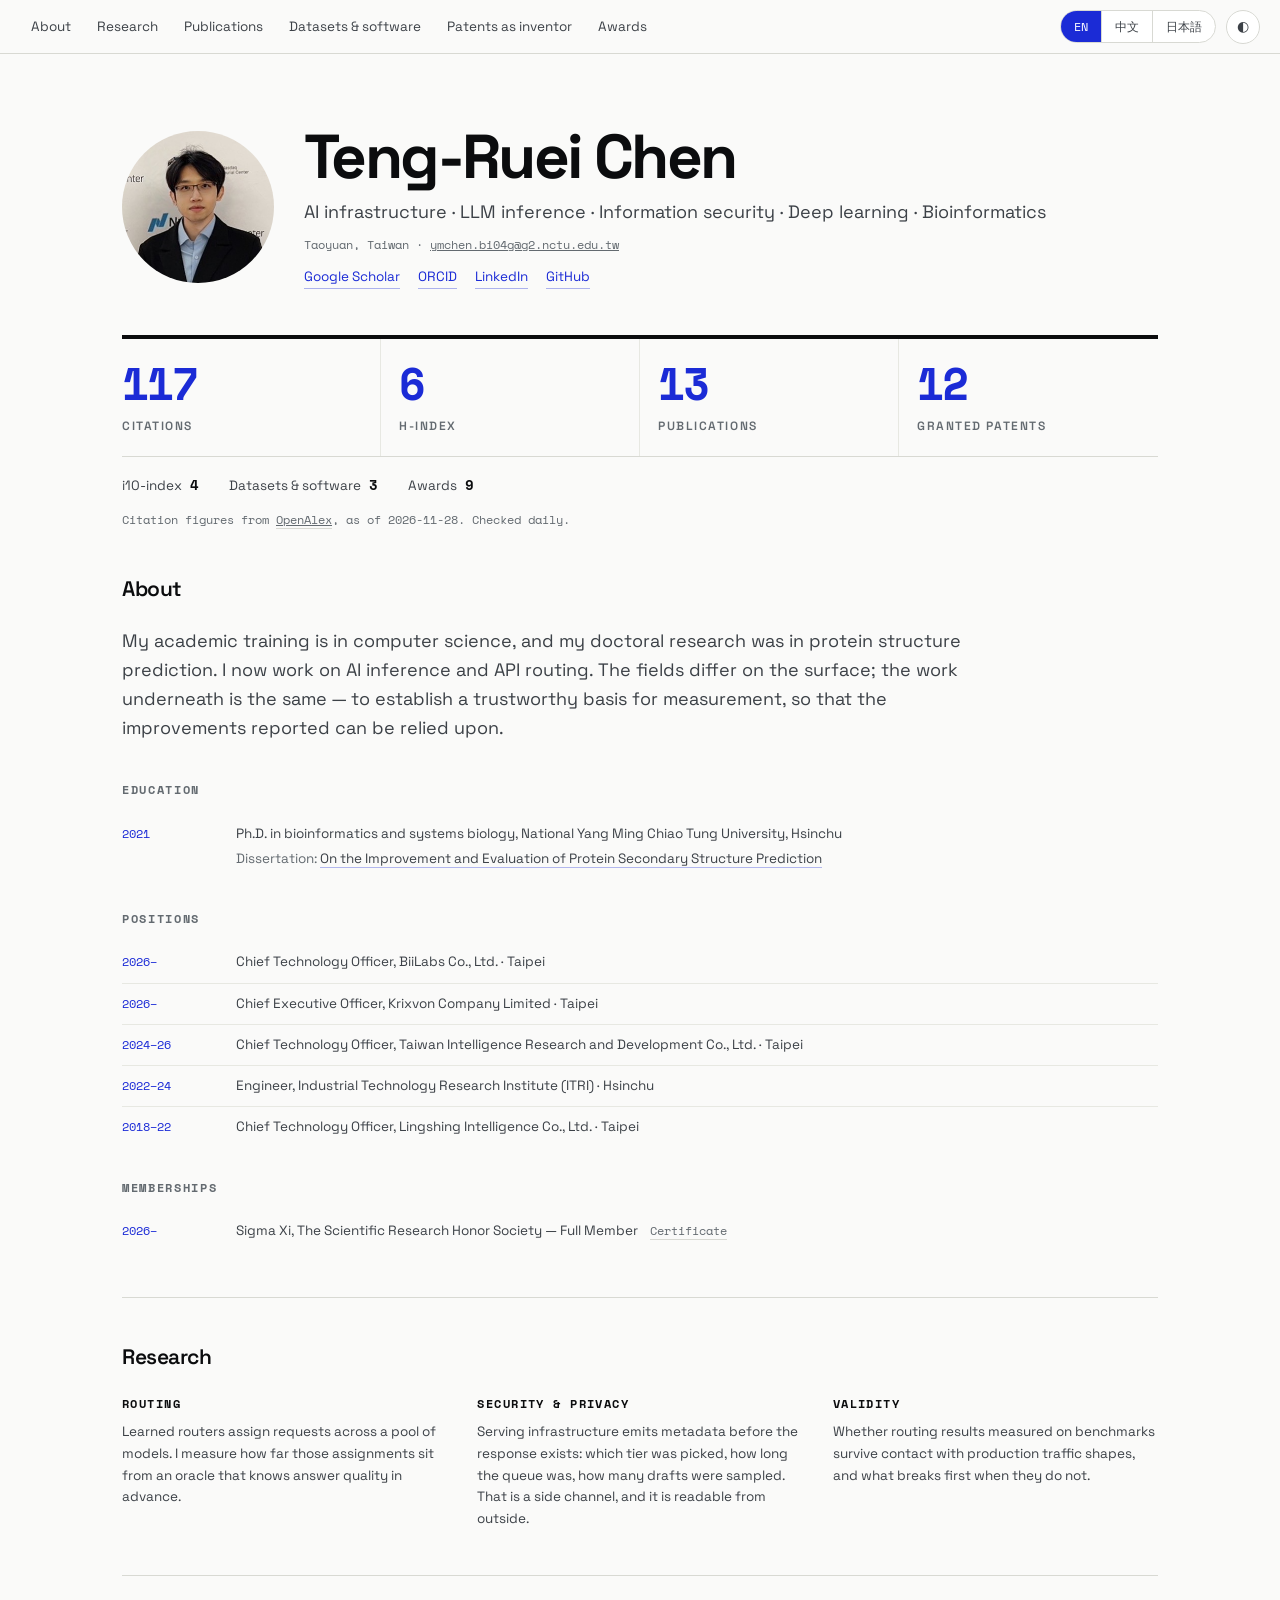
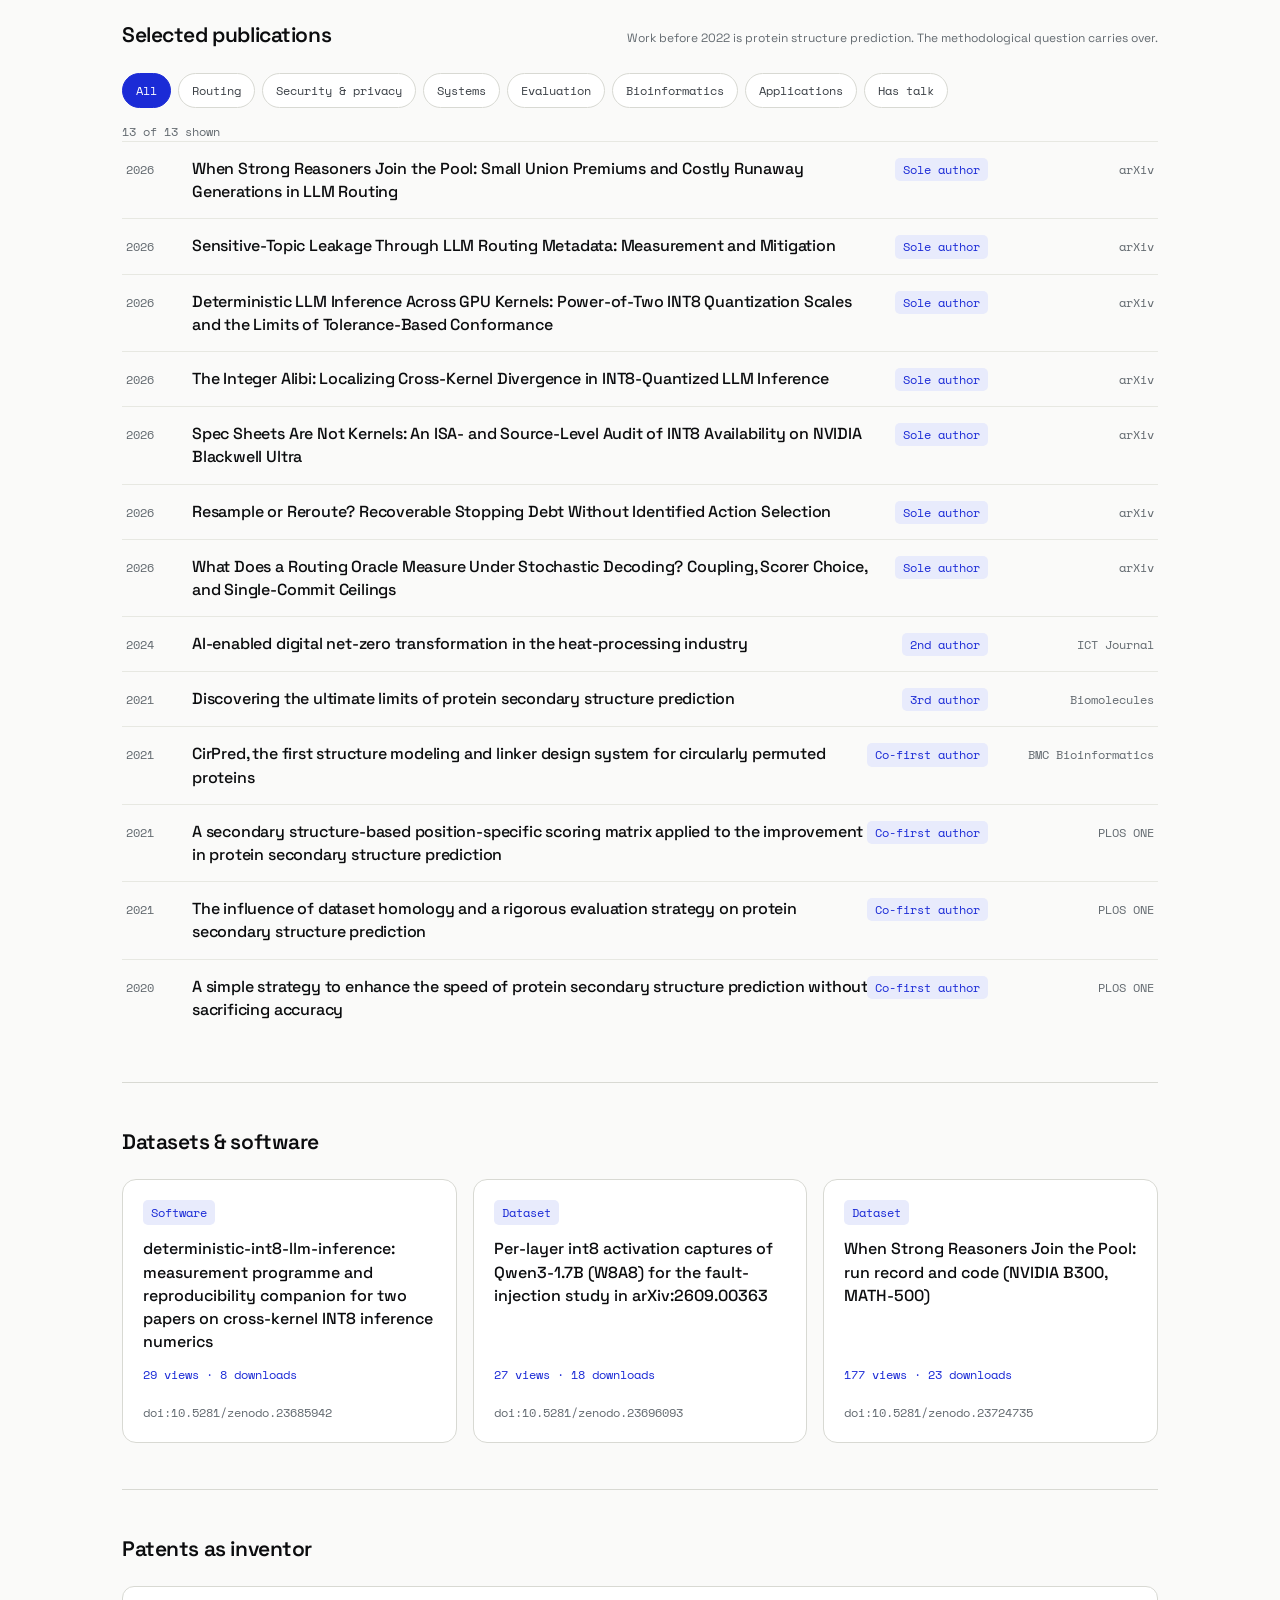
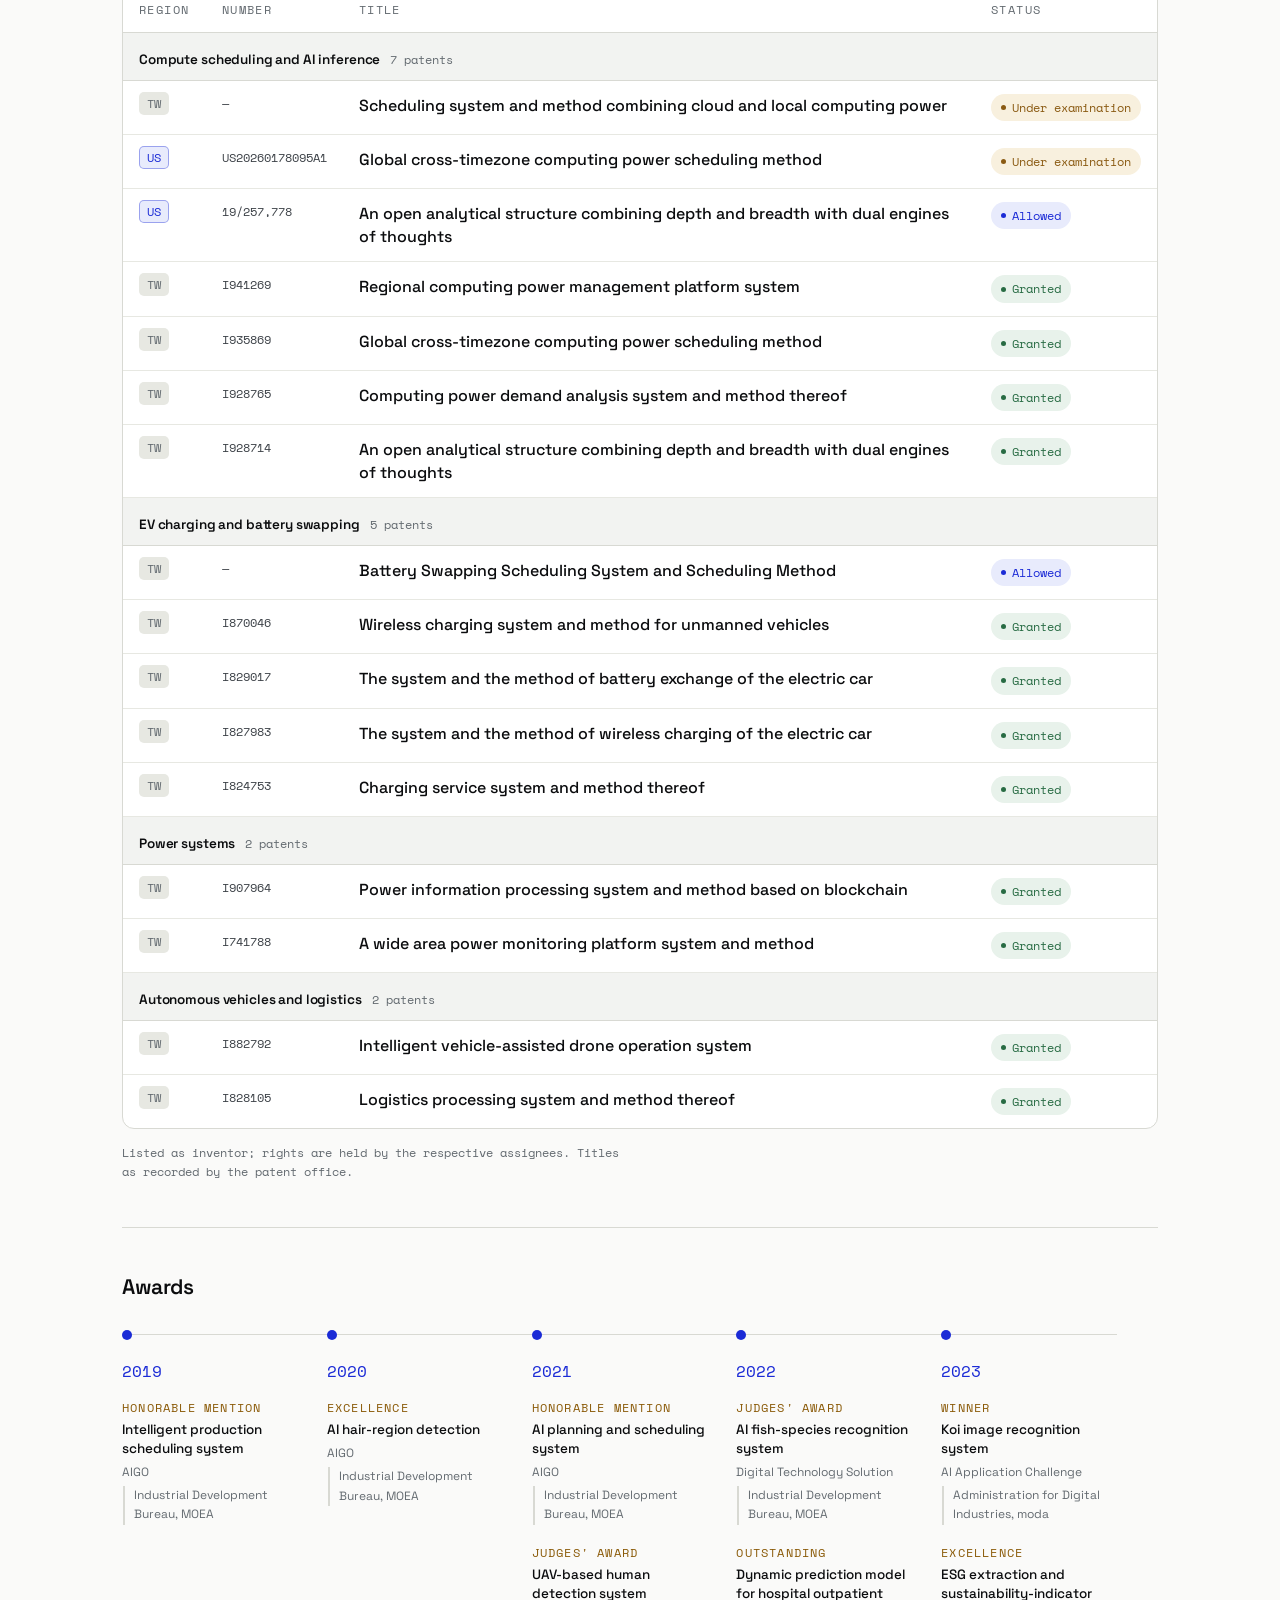
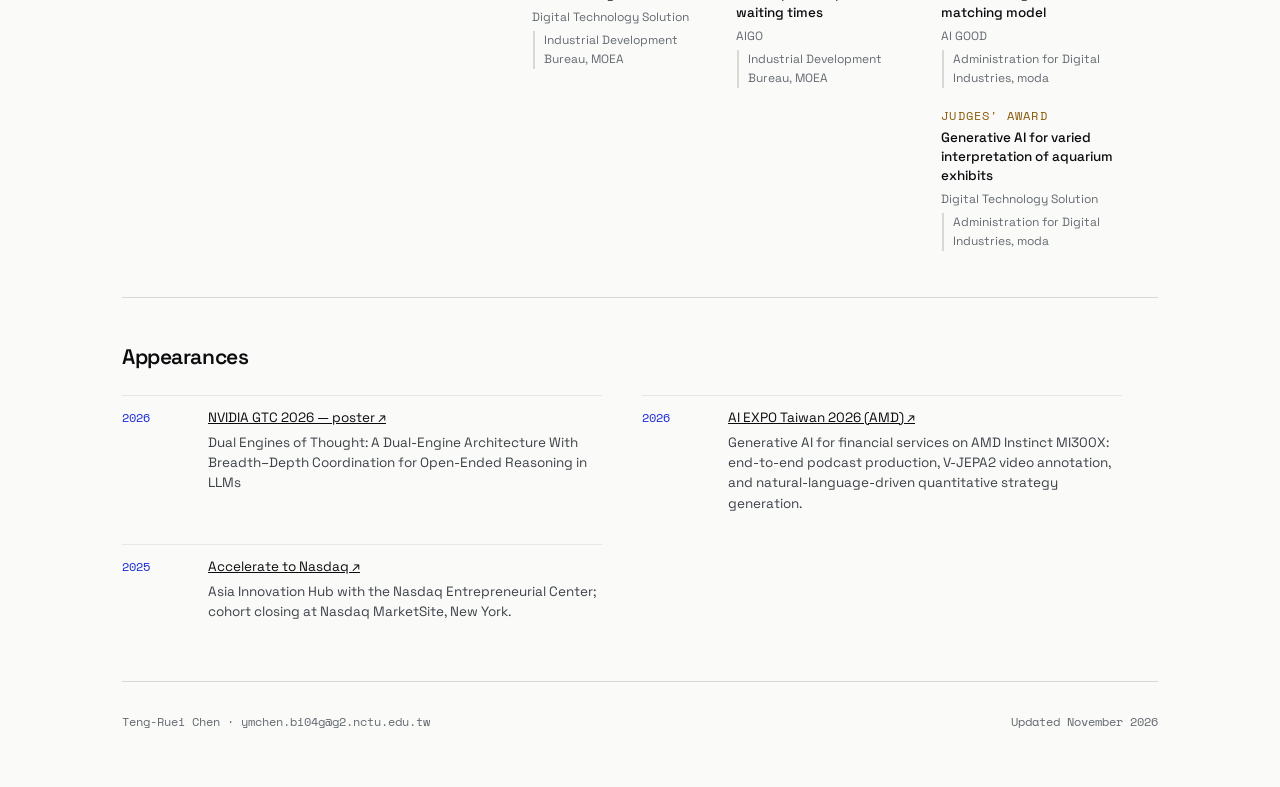
<file: index.html>
<!doctype html>
<html lang="en">
<head>
<meta charset="utf-8">
<meta name="viewport" content="width=device-width, initial-scale=1, viewport-fit=cover">
<title>Teng-Ruei Chen — LLM Routing and Inference Measurement</title>
<meta name="description" content="Teng-Ruei Chen, PhD — machine learning systems. LLM routing, inference economics, and the measurement problems underneath them.">
<link rel="canonical" href="https://trchen.page/">
<link rel="alternate" hreflang="en" href="https://trchen.page/"><link rel="alternate" hreflang="zh-Hant-TW" href="https://trchen.page/zh/"><link rel="alternate" hreflang="ja" href="https://trchen.page/ja/"><link rel="alternate" hreflang="x-default" href="https://trchen.page/">
<meta name="author" content="Teng-Ruei Chen">
<meta property="og:type" content="profile">
<meta property="og:site_name" content="Teng-Ruei Chen">
<meta property="og:url" content="https://trchen.page/">
<meta property="og:locale" content="en_US">
<meta property="og:locale:alternate" content="zh_TW"><meta property="og:locale:alternate" content="ja_JP">
<meta property="og:title" content="Teng-Ruei Chen — LLM Routing and Inference Measurement">
<meta property="og:description" content="Teng-Ruei Chen, PhD — machine learning systems. LLM routing, inference economics, and the measurement problems underneath them.">
<meta property="og:image" content="https://trchen.page/og.png">
<meta property="og:image:width" content="1200">
<meta property="og:image:height" content="630">
<meta property="og:image:alt" content="Teng-Ruei Chen — LLM Routing and Inference Measurement">
<meta name="twitter:card" content="summary_large_image">
<meta name="twitter:title" content="Teng-Ruei Chen — LLM Routing and Inference Measurement">
<meta name="twitter:description" content="Teng-Ruei Chen, PhD — machine learning systems. LLM routing, inference economics, and the measurement problems underneath them.">
<meta name="twitter:image" content="https://trchen.page/og.png">
<link rel="icon" href="favicon.svg" type="image/svg+xml">
<link rel="icon" href="favicon-96.png" sizes="96x96" type="image/png">
<link rel="apple-touch-icon" href="apple-touch-icon.png">
<meta name="theme-color" content="#FAFAF9" media="(prefers-color-scheme: light)">
<meta name="theme-color" content="#16191A" media="(prefers-color-scheme: dark)">
<link rel="preconnect" href="https://fonts.googleapis.com"><link rel="preconnect" href="https://fonts.gstatic.com" crossorigin><link rel="stylesheet" href="https://fonts.googleapis.com/css2?family=Space+Grotesk:wght@400;500;600;700&family=Space+Mono:wght@400;700&display=swap">
<link rel="stylesheet" href="assets/style.css?v=74166505">
</head>
<body>
<a class="skip" href="#about">Skip to content</a>
<header class="topbar">
  <nav class="topnav" aria-label="About"><a href="#about">About</a><a href="#research">Research</a><a href="#publications">Publications</a><a href="#deposits">Datasets &amp; software</a><a href="#patents">Patents as inventor</a><a href="#awards">Awards</a></nav>
  <div class="topbar-r">
    <nav class="langs" aria-label="Language"><a href="" hreflang="en" aria-current="page">EN</a><a href="zh/" hreflang="zh-Hant-TW">中文</a><a href="ja/" hreflang="ja">日本語</a></nav>
    <button class="themebtn" type="button" data-theme-toggle aria-label="Theme">◐</button>
  </div>
</header>
<main class="page" id="main">
<header class="idblock">
  <img class="portrait" src="portrait.png" alt="Teng-Ruei Chen" width="128" height="128">
  <div class="idtext">
    <h1>Teng-Ruei Chen</h1>
    <p class="fields">AI infrastructure · LLM inference · Information security · Deep learning · Bioinformatics</p>
    <p class="meta">Taoyuan, Taiwan · <a href="mailto:ymchen.bi04g@g2.nctu.edu.tw">ymchen.bi04g@g2.nctu.edu.tw</a></p>
    <nav class="idlinks" aria-label="Profiles"><a href="https://scholar.google.com/citations?user=PiuFUZ8AAAAJ" rel="me">Google Scholar</a><a href="https://orcid.org/0000-0001-8995-334X" rel="me">ORCID</a><a href="https://www.linkedin.com/in/luka-chen/" rel="me">LinkedIn</a><a href="https://github.com/luka-krixvon" rel="me">GitHub</a></nav>
  </div>
</header>
  <div class="col">
    <div class="kpi"><div class="kpi-main"><div><b>117</b><span>Citations</span></div><div><b>6</b><span>h-index</span></div><div><b>13</b><span>Publications</span></div><div><b>12</b><span>Granted patents</span></div></div><div class="kpi-strip"><span>i10-index<b>4</b></span><span>Datasets &amp; software<b>3</b></span><span>Awards<b>9</b></span></div><p class="kpi-src">Citation figures from <a href="https://openalex.org/A5091465074">OpenAlex</a>, as of 2026-11-28. Checked daily.</p></div>

    <section class="sec" id="about">
      <span class="eyebrow">About</span>
      <p class="bio">My academic training is in computer science, and my doctoral research was in protein structure prediction. I now work on AI inference and API routing. The fields differ on the surface; the work underneath is the same — to establish a trustworthy basis for measurement, so that the improvements reported can be relied upon.</p>
      <div class="cv-grid cv-stack">
        <dl class="cv-group"><h3>Education</h3><div class="cv-row"><dt>2021</dt><dd>Ph.D. in bioinformatics and systems biology, National Yang Ming Chiao Tung University, Hsinchu<span class="cv-sub">Dissertation: <a href="https://thesis.lib.nycu.edu.tw/items/eef98ceb-ef34-44bf-a0e3-51872cca0d24">On the Improvement and Evaluation of Protein Secondary Structure Prediction</a></span></dd></div></dl>
        <dl class="cv-group"><h3>Positions</h3><div class="cv-row"><dt>2026–</dt><dd>Chief Technology Officer, BiiLabs Co., Ltd. · Taipei</dd></div><div class="cv-row"><dt>2026–</dt><dd>Chief Executive Officer, Krixvon Company Limited · Taipei</dd></div><div class="cv-row"><dt>2024–26</dt><dd>Chief Technology Officer, Taiwan Intelligence Research and Development Co., Ltd. · Taipei</dd></div><div class="cv-row"><dt>2022–24</dt><dd>Engineer, Industrial Technology Research Institute (ITRI) · Hsinchu</dd></div><div class="cv-row"><dt>2018–22</dt><dd>Chief Technology Officer, Lingshing Intelligence Co., Ltd. · Taipei</dd></div></dl>
        <dl class="cv-group"><h3>Memberships</h3><div class="cv-row"><dt>2026–</dt><dd>Sigma Xi, The Scientific Research Honor Society — Full Member <a class="cv-proof" href="sigma-xi-certificate.jpg">Certificate</a></dd></div></dl>
      </div>
    </section>

    <section class="sec" id="research">
      <span class="eyebrow">Research</span>
      <div class="inner-themes"><div class="theme-row"><h3>Routing</h3><p>Learned routers assign requests across a pool of models. I measure how far those assignments sit from an oracle that knows answer quality in advance.</p></div><div class="theme-row"><h3>Security &amp; privacy</h3><p>Serving infrastructure emits metadata before the response exists: which tier was picked, how long the queue was, how many drafts were sampled. That is a side channel, and it is readable from outside.</p></div><div class="theme-row"><h3>Validity</h3><p>Whether routing results measured on benchmarks survive contact with production traffic shapes, and what breaks first when they do not.</p></div></div>
    </section>

    <section class="sec" id="publications">
      <div class="sec-head"><h2 class="big">Selected publications</h2><p>Work before 2022 is protein structure prediction. The methodological question carries over.</p></div>
      <div class="filters"><button class="filt" type="button" data-filter="all" aria-pressed="true">All</button><button class="filt" type="button" data-filter="routing" aria-pressed="false">Routing</button><button class="filt" type="button" data-filter="privacy" aria-pressed="false">Security &amp; privacy</button><button class="filt" type="button" data-filter="systems" aria-pressed="false">Systems</button><button class="filt" type="button" data-filter="evaluation" aria-pressed="false">Evaluation</button><button class="filt" type="button" data-filter="bioinformatics" aria-pressed="false">Bioinformatics</button><button class="filt" type="button" data-filter="applications" aria-pressed="false">Applications</button><button class="filt" type="button" data-filter="video" aria-pressed="false">Has talk</button></div>
      <p class="filt-note" data-filter-note data-tpl="{n} of 13 shown"></p>
      <ol>
        <li class="pub" data-topics="routing evaluation" data-video="0">
          <button class="pub-head" type="button" data-pubtoggle aria-expanded="false" aria-controls="pub-strong-reasoners">
            <span class="pub-y">2026</span>
            <span class="pub-ttl">When Strong Reasoners Join the Pool: Small Union Premiums and Costly Runaway Generations in LLM Routing</span>
            <span class="pub-role">Sole author</span><span class="pub-src">arXiv</span>
          </button>
          <div class="pub-body" id="pub-strong-reasoners" hidden>
            
            <div class="pub-blurb"><p>Routing benchmarks often score a router against a hindsight oracle: a question counts as solved if any model&#x27;s recorded answer was right. Under random decoding that quietly mixes two different things — picking the single best model, and calling several models and keeping whichever answer is correct. Nobody had measured the second one once today&#x27;s reasoning models join the pool. I measured it on a fixed protocol: all 500 MATH-500 problems, 30 seeded samples each, three models on one B300, 45,000 scored answers.</p><p class="pub-contrib"><b>Contribution. </b>The gap turns out to be 0.2–0.6 points, far below the 3.5 reported for smaller models, and resampling one small model three times matches calling all three once. A handful of runaway generations can also dominate the cost, so an oracle gap only means something when the pool, protocol and decoding budget are reported with it.</p></div>
            <div class="pub-meta">
            <p class="pub-a"><b>Teng-Ruei Chen</b></p>
            <p class="pub-v">arXiv:2611.04098 [cs.LG] · Nov 2026 · technical report, companion to arXiv:2607.03436</p>
            <div class="tags"><span class="tag">Routing</span><span class="tag">Evaluation</span></div>
            <div class="acts"><a href="https://arxiv.org/abs/2611.04098">Arxiv</a><a href="https://arxiv.org/pdf/2611.04098">Pdf</a></div>
            </div>
          </div>
        </li>
        <li class="pub" data-topics="privacy routing" data-video="0">
          <button class="pub-head" type="button" data-pubtoggle aria-expanded="false" aria-controls="pub-topic-leakage">
            <span class="pub-y">2026</span>
            <span class="pub-ttl">Sensitive-Topic Leakage Through LLM Routing Metadata: Measurement and Mitigation</span>
            <span class="pub-role">Sole author</span><span class="pub-src">arXiv</span>
          </button>
          <div class="pub-body" id="pub-topic-leakage" hidden>
            
            <div class="pub-blurb"><p>Routers pick a cheap or an expensive model from what you asked. Many gateways log that choice even when content logging is switched off — so the choice itself can reveal the topic. I measured this on 1.7 million real conversations (WildChat-1M, LMSYS-Chat-1M) with two cost/quality routers and a domain router, surveyed how eleven systems log, and tested defences.</p><p class="pub-contrib"><b>Contribution. </b>It identifies the routing log as a side channel and shows that per-category, length-matched parity closes the gap on real traffic for at most 0.2 accuracy points, while simpler defences — per-conversation stickiness, per-user budget bands, pooled parity — do not.</p></div>
            <div class="pub-meta">
            <p class="pub-a"><b>Teng-Ruei Chen</b></p>
            <p class="pub-v">arXiv:2610.09981 [cs.CR] · Oct 2026</p>
            <div class="tags"><span class="tag">Security &amp; privacy</span><span class="tag">Routing</span></div>
            <div class="acts"><a href="https://arxiv.org/abs/2610.09981">Arxiv</a><a href="https://arxiv.org/pdf/2610.09981">Pdf</a></div>
            </div>
          </div>
        </li>
        <li class="pub" data-topics="systems evaluation" data-video="0">
          <button class="pub-head" type="button" data-pubtoggle aria-expanded="false" aria-controls="pub-deterministic-inference">
            <span class="pub-y">2026</span>
            <span class="pub-ttl">Deterministic LLM Inference Across GPU Kernels: Power-of-Two INT8 Quantization Scales and the Limits of Tolerance-Based Conformance</span>
            <span class="pub-role">Sole author</span><span class="pub-src">arXiv</span>
          </button>
          <div class="pub-body" id="pub-deterministic-inference" hidden>
            
            <div class="pub-blurb"><p>Conformance suites for quantized GPU kernels ask whether two implementations agree within a tolerance. I asked what such a test can actually catch. Injecting nine faults into a reference INT8 pipeline across 8,232 layer–fault–regime cells, five of them move the output by at most one bfloat16 step — so a one-step tolerance is blind to that whole class by construction.</p><p class="pub-contrib"><b>Contribution. </b>It gives a deployable fix: requantizing every weight scale to the nearest power of two makes two different kernels agree bit-for-bit at every linear layer and produce byte-identical token sequences at 1.7B, 8B and 14B. It also traces a previously reported +157% perplexity for this fix to a flawed probe, not to the constraint itself.</p></div>
            <div class="pub-meta">
            <p class="pub-a"><b>Teng-Ruei Chen</b></p>
            <p class="pub-v">arXiv:2609.00363 [cs.LG] · Sep 2026</p>
            <div class="tags"><span class="tag">Systems</span><span class="tag">Evaluation</span></div>
            <div class="acts"><a href="https://arxiv.org/abs/2609.00363">Arxiv</a><a href="https://arxiv.org/pdf/2609.00363">Pdf</a></div>
            </div>
          </div>
        </li>
        <li class="pub" data-topics="systems" data-video="0">
          <button class="pub-head" type="button" data-pubtoggle aria-expanded="false" aria-controls="pub-integer-alibi">
            <span class="pub-y">2026</span>
            <span class="pub-ttl">The Integer Alibi: Localizing Cross-Kernel Divergence in INT8-Quantized LLM Inference</span>
            <span class="pub-role">Sole author</span><span class="pub-src">arXiv</span>
          </button>
          <div class="pub-body" id="pub-integer-alibi" hidden>
            
            <div class="pub-blurb"><p>Two GPU kernels that implement the same INT8 matrix-multiply interface are normally treated as interchangeable. Holding everything else fixed — checkpoint, prompts, hardware, engine, decoding — and swapping only the kernel, they agreed on not a single generated sequence. The arithmetic can be ruled out up front: for shared INT8 operands under a verified no-overflow bound, the integer accumulator is exact and order-independent — which gave me a clean starting point for locating where the difference actually comes from.</p><p class="pub-contrib"><b>Contribution. </b>It localizes the divergence to scale application and output rounding after the exact accumulator, confirms this layer by layer on 196 and 252 linear layers with a pre-registered prediction list, and shows the same intervention restores end-to-end bitwise agreement.</p></div>
            <div class="pub-meta">
            <p class="pub-a"><b>Teng-Ruei Chen</b></p>
            <p class="pub-v">arXiv:2608.13756 [cs.LG] · Aug 2026</p>
            <div class="tags"><span class="tag">Systems</span></div>
            <div class="acts"><a href="https://arxiv.org/abs/2608.13756">Arxiv</a><a href="https://arxiv.org/pdf/2608.13756">Pdf</a></div>
            </div>
          </div>
        </li>
        <li class="pub" data-topics="systems" data-video="0">
          <button class="pub-head" type="button" data-pubtoggle aria-expanded="false" aria-controls="pub-spec-sheets">
            <span class="pub-y">2026</span>
            <span class="pub-ttl">Spec Sheets Are Not Kernels: An ISA- and Source-Level Audit of INT8 Availability on NVIDIA Blackwell Ultra</span>
            <span class="pub-role">Sole author</span><span class="pub-src">arXiv</span>
          </button>
          <div class="pub-body" id="pub-spec-sheets" hidden>
            
            <div class="pub-blurb"><p>NVIDIA&#x27;s specification gives the B300 roughly a 30:1 ratio between FP8 and INT8 tensor-core throughput, where its predecessors were 1:1. I traced what that means in practice through four layers of the stack: the specification, the PTX instruction set, NVIDIA&#x27;s CUTLASS kernel library, and the two major open-source serving engines.</p><p class="pub-contrib"><b>Contribution. </b>It documents a consistent, layered withdrawal of INT8 support across four layers — three of them NVIDIA&#x27;s own — and shows that a quantization format&#x27;s availability is a property of the whole stack, not of the model or the spec sheet. A format listed on the datasheet turns out to be undeployable by default on that hardware.</p></div>
            <div class="pub-meta">
            <p class="pub-a"><b>Teng-Ruei Chen</b></p>
            <p class="pub-v">arXiv:2608.11693 [cs.AR] · Aug 2026</p>
            <div class="tags"><span class="tag">Systems</span></div>
            <div class="acts"><a href="https://arxiv.org/abs/2608.11693">Arxiv</a><a href="https://arxiv.org/pdf/2608.11693">Pdf</a></div>
            </div>
          </div>
        </li>
        <li class="pub" data-topics="routing" data-video="0">
          <button class="pub-head" type="button" data-pubtoggle aria-expanded="false" aria-controls="pub-resample-or-reroute">
            <span class="pub-y">2026</span>
            <span class="pub-ttl">Resample or Reroute? Recoverable Stopping Debt Without Identified Action Selection</span>
            <span class="pub-role">Sole author</span><span class="pub-src">arXiv</span>
          </button>
          <div class="pub-body" id="pub-resample-or-reroute" hidden>
            
            <div class="pub-blurb"><p>When a weak verifier accepts a model&#x27;s answer, the next call can either resample the same model or reroute to a stronger one. Because correctness is hidden, choosing between them is an identification problem rather than a tuning problem. I set three gates — recoverable stopping debt, two-sided action support, and held-out value from an outcome-blind selector — and ran them on a pinned 152-query MBPP+ experiment.</p><p class="pub-contrib"><b>Contribution. </b>It establishes that the stopping debt is real — a false-positive stop leaves 2.6 points of recoverable accuracy — and sets out what it would take to identify when to resample rather than reroute. It also names a statistic widely read as evidence that in fact carries no observable-history term, and so cannot support that decision.</p></div>
            <div class="pub-meta">
            <p class="pub-a"><b>Teng-Ruei Chen</b></p>
            <p class="pub-v">arXiv:2607.08665 [cs.LG] · Jul 2026 · Research Square 10.21203/rs.3.rs-11021599/v1</p>
            <div class="tags"><span class="tag">Routing</span></div>
            <div class="acts"><a href="https://arxiv.org/abs/2607.08665">Arxiv</a><a href="https://arxiv.org/pdf/2607.08665">Pdf</a></div>
            </div>
          </div>
        </li>
        <li class="pub" data-topics="routing evaluation" data-video="0">
          <button class="pub-head" type="button" data-pubtoggle aria-expanded="false" aria-controls="pub-routing-oracle">
            <span class="pub-y">2026</span>
            <span class="pub-ttl">What Does a Routing Oracle Measure Under Stochastic Decoding? Coupling, Scorer Choice, and Single-Commit Ceilings</span>
            <span class="pub-role">Sole author</span><span class="pub-src">arXiv</span>
          </button>
          <div class="pub-body" id="pub-routing-oracle" hidden>
            
            <div class="pub-blurb"><p>Routing benchmarks compare a policy that must commit to one model before seeing its answer against a hindsight oracle that credits any correct recorded output. Under random decoding these are different decision classes, and the gap between them is often read as a routing opportunity. I audited frozen correctness tensors from 11 open models with 30 archived responses per query–model cell on GSM8K, MATH-500 and GPQA-Diamond.</p><p class="pub-contrib"><b>Contribution. </b>It proves the gap identifies an interval rather than a number: a zero premium is always attainable over compatible couplings. From that it sets out a measurement contract for reading oracle gaps — report the figure together with the coupling, decision class, scorer, pool and number of draws that produced it.</p></div>
            <div class="pub-meta">
            <p class="pub-a"><b>Teng-Ruei Chen</b></p>
            <p class="pub-v">arXiv:2607.03436 [cs.LG] · Jul 2026</p>
            <div class="tags"><span class="tag">Routing</span><span class="tag">Evaluation</span></div>
            <div class="acts"><a href="https://arxiv.org/abs/2607.03436">Arxiv</a><a href="https://arxiv.org/pdf/2607.03436">Pdf</a></div>
            </div>
          </div>
        </li>
        <li class="pub" data-topics="applications" data-video="0">
          <button class="pub-head" type="button" data-pubtoggle aria-expanded="false" aria-controls="pub-net-zero">
            <span class="pub-y">2024</span>
            <span class="pub-ttl">AI-enabled digital net-zero transformation in the heat-processing industry</span>
            <span class="pub-role">2nd author</span><span class="pub-src">ICT Journal</span>
          </button>
          <div class="pub-body" id="pub-net-zero" hidden>
            
            <div class="pub-blurb"><p>Heat treatment is one of Taiwan&#x27;s most energy-intensive traditional industries: heating, holding temperature and heat loss all waste energy. Scheduling was done first-come-first-served by hand, which cannot balance furnace utilisation, delivery dates and energy use at the same time. We built an AI scheduler that simulates the schedule before an order is accepted, using Monte Carlo tree search to estimate the delivery date and propose an order-to-furnace assignment, together with an energy management system that meters equipment in real time and computes per-product carbon emissions against ERP data.</p><p class="pub-contrib"><b>Contribution. </b>It replaces first-come-first-served scheduling with batch consolidation and staged temperature ramping chosen for energy and delivery together. The article reports over 1,500 tonnes of carbon and over three million kWh saved in deployment.</p></div>
            <div class="pub-meta">
            <p class="pub-a">T.-C. Su, <b>Teng-Ruei Chen</b>, C.-W. Lin</p>
            <p class="pub-v">電腦與通訊 (ICT Journal, ITRI), no. 197, pp. 35–42 · Mar 2024</p>
            <div class="tags"><span class="tag">Applications</span></div>
            <div class="acts"><a href="https://www.airitilibrary.com/Article/Detail/1019391x-N202404160003-00006">Airiti</a><a href="https://ictjournal.itri.org.tw/xcdoc/cont?xsmsid=0M236556470056558161&amp;sid=0O087553613072616728">Ict journal</a></div>
            </div>
          </div>
        </li>
        <li class="pub" data-topics="bioinformatics" data-video="0">
          <button class="pub-head" type="button" data-pubtoggle aria-expanded="false" aria-controls="pub-ultimate-limits">
            <span class="pub-y">2021</span>
            <span class="pub-ttl">Discovering the ultimate limits of protein secondary structure prediction</span>
            <span class="pub-role">3rd author</span><span class="pub-src">Biomolecules</span>
          </button>
          <div class="pub-body" id="pub-ultimate-limits" hidden>
            
            <div class="pub-blurb"><p>Three-state secondary structure prediction climbed from about 56% to 81% over sixty years and then sat at 81–86% for decades. A 1990s estimate put the theoretical ceiling at 88%, so the problem came to be seen as either finished or hopeless. I ran large-scale sequence and structural analyses to re-estimate that ceiling, and to set the limits for segment-based and eight-state prediction, which had never been determined.</p><p class="pub-contrib"><b>Contribution. </b>The three-state ceiling is re-estimated at about 92%, four to five points higher than long assumed, and the eight-state ceiling at 84–87% — so the headroom the field had written off is real, and there is now a number to aim at.</p></div>
            <div class="pub-meta">
            <p class="pub-a">C.-T. Ho, Y.-W. Huang, <b>Teng-Ruei Chen</b>, C.-H. Lo, W.-C. Lo</p>
            <p class="pub-v">Biomolecules, vol. 11, no. 11, 1627 · Nov 2021 · IF 4.88 · doi:10.3390/biom11111627</p>
            <div class="tags"><span class="tag">Bioinformatics</span></div>
            <div class="acts"><a href="https://doi.org/10.3390/biom11111627">Doi</a></div>
            </div>
          </div>
        </li>
        <li class="pub" data-topics="bioinformatics" data-video="0">
          <button class="pub-head" type="button" data-pubtoggle aria-expanded="false" aria-controls="pub-cirpred">
            <span class="pub-y">2021</span>
            <span class="pub-ttl">CirPred, the first structure modeling and linker design system for circularly permuted proteins</span>
            <span class="pub-role">Co-first author</span><span class="pub-src">BMC Bioinformatics</span>
          </button>
          <div class="pub-body" id="pub-cirpred" hidden>
            
            <div class="pub-blurb"><p>Circular permutation reconnects a protein&#x27;s two ends and opens new ones elsewhere. It is useful in protein engineering but expensive to apply, because getting a working design still took trial and error and no modeling tool handled the rearrangement. CirPred models the structure of circularly permuted proteins and designs the linker that joins the original termini.</p><p class="pub-contrib"><b>Contribution. </b>It is the first system that does both circularly-permuted and conventional co-linear modeling, its linker design reaches sub-angstrom accuracy, and it holds up when the permutant shares little sequence identity with the native protein or adopts a different fold through domain swapping.</p></div>
            <div class="pub-meta">
            <p class="pub-a"><b>Teng-Ruei Chen</b><sup>†</sup>, Y.-C. Lin<sup>†</sup>, Y.-W. Huang, C.-C. Chen, W.-C. Lo</p><p class="pub-cofirst">† Co-first authors</p>
            <p class="pub-v">BMC Bioinformatics, vol. 22, no. S10, 494 · Oct 2021 · IF 3.17 · doi:10.1186/s12859-021-04403-1</p>
            <div class="tags"><span class="tag">Bioinformatics</span></div>
            <div class="acts"><a href="https://doi.org/10.1186/s12859-021-04403-1">Doi</a></div>
            </div>
          </div>
        </li>
        <li class="pub" data-topics="bioinformatics" data-video="0">
          <button class="pub-head" type="button" data-pubtoggle aria-expanded="false" aria-controls="pub-ss-pssm">
            <span class="pub-y">2021</span>
            <span class="pub-ttl">A secondary structure-based position-specific scoring matrix applied to the improvement in protein secondary structure prediction</span>
            <span class="pub-role">Co-first author</span><span class="pub-src">PLOS ONE</span>
          </button>
          <div class="pub-body" id="pub-ss-pssm" hidden>
            
            <div class="pub-blurb"><p>Secondary structure prediction had stalled, and most effort was going into the learning algorithm. I changed direction: instead of tuning the algorithm further, I changed what the model is shown — a position-specific scoring matrix built from secondary structure elements rather than from amino acids. It was tested under strict independent evaluation, with training and testing sets sharing under 25% sequence identity.</p><p class="pub-contrib"><b>Contribution. </b>The new matrix beat the amino-acid matrix in every experiment, and combining the two raised three- and eight-state accuracy of existing predictors by 2.0 and 5.2 points on average — a gain obtained by changing what the model is shown, not how it learns.</p></div>
            <div class="pub-meta">
            <p class="pub-a"><b>Teng-Ruei Chen</b><sup>†</sup>, S.-H. Juan<sup>†</sup>, Y.-W. Huang, Y.-C. Lin, W.-C. Lo</p><p class="pub-cofirst">† Co-first authors</p>
            <p class="pub-v">PLOS ONE, vol. 16, no. 7, e0255076 · Jul 2021 · IF 3.24 · doi:10.1371/journal.pone.0255076</p>
            <div class="tags"><span class="tag">Bioinformatics</span></div>
            <div class="acts"><a href="https://doi.org/10.1371/journal.pone.0255076">Doi</a></div>
            </div>
          </div>
        </li>
        <li class="pub" data-topics="bioinformatics evaluation" data-video="0">
          <button class="pub-head" type="button" data-pubtoggle aria-expanded="false" aria-controls="pub-dataset-homology">
            <span class="pub-y">2021</span>
            <span class="pub-ttl">The influence of dataset homology and a rigorous evaluation strategy on protein secondary structure prediction</span>
            <span class="pub-role">Co-first author</span><span class="pub-src">PLOS ONE</span>
          </button>
          <div class="pub-body" id="pub-dataset-homology" hidden>
            
            <div class="pub-blurb"><p>Reported accuracy in secondary structure prediction depends on how similar the training, testing and independent datasets are to each other — a question that had not been examined closely. I built many different homology layouts, trained and evaluated models on each with repeated random sampling, then verified the conclusions at scale against state-of-the-art predictors.</p><p class="pub-contrib"><b>Contribution. </b>Contrary to the long-standing assumption, homology between the query datasets barely affects accuracy — but redundancy within or between datasets inflates it. The result separates the homology that matters from the homology that does not, which is what an evaluation has to get right before any reported gain can be believed.</p></div>
            <div class="pub-meta">
            <p class="pub-a"><b>Teng-Ruei Chen</b><sup>†</sup>, C.-H. Lo<sup>†</sup>, S.-H. Juan, W.-C. Lo</p><p class="pub-cofirst">† Co-first authors</p>
            <p class="pub-v">PLOS ONE, vol. 16, no. 7, e0254555 · Jul 2021 · IF 3.24 · doi:10.1371/journal.pone.0254555</p>
            <div class="tags"><span class="tag">Bioinformatics</span><span class="tag">Evaluation</span></div>
            <div class="acts"><a href="https://doi.org/10.1371/journal.pone.0254555">Doi</a></div>
            </div>
          </div>
        </li>
        <li class="pub" data-topics="bioinformatics" data-video="0">
          <button class="pub-head" type="button" data-pubtoggle aria-expanded="false" aria-controls="pub-speed-strategy">
            <span class="pub-y">2020</span>
            <span class="pub-ttl">A simple strategy to enhance the speed of protein secondary structure prediction without sacrificing accuracy</span>
            <span class="pub-role">Co-first author</span><span class="pub-src">PLOS ONE</span>
          </button>
          <div class="pub-body" id="pub-speed-strategy" hidden>
            
            <div class="pub-blurb"><p>By then secondary structure predictors were above 80% accuracy, but the sequence databases they search had grown so large that a single prediction took a long time. I tested two ideas against that cost: shrinking the target database by random sampling, and lowering the sequence identity inside it.</p><p class="pub-contrib"><b>Contribution. </b>Shrinking the database cuts time sharply for only a slight accuracy loss, and lowering identity actually raises accuracy; together they give about a twenty-fold speed-up at full accuracy. The paper also shows Shannon entropy explains the link between matrix quality and prediction accuracy, and releases the reduced database.</p></div>
            <div class="pub-meta">
            <p class="pub-a">S.-H. Juan<sup>†</sup>, <b>Teng-Ruei Chen</b><sup>†</sup>, W.-C. Lo</p><p class="pub-cofirst">† Co-first authors</p>
            <p class="pub-v">PLOS ONE, vol. 15, no. 6, e0235153 · Jun 2020 · IF 3.24 · doi:10.1371/journal.pone.0235153</p>
            <div class="tags"><span class="tag">Bioinformatics</span></div>
            <div class="acts"><a href="https://doi.org/10.1371/journal.pone.0235153">Doi</a></div>
            </div>
          </div>
        </li>
      </ol>
    </section>

    <section class="sec" id="deposits">
      <div class="sec-head"><h2 class="big">Datasets &amp; software</h2></div>
      <div class="dep-grid"><a class="dep" href="https://doi.org/10.5281/zenodo.23685942"><span class="jur">Software</span><span class="dep-t">deterministic-int8-llm-inference: measurement programme and reproducibility companion for two papers on cross-kernel INT8 inference numerics</span><span class="dep-stat">29 views · 8 downloads</span><span class="t-doi">doi:10.5281/zenodo.23685942</span></a><a class="dep" href="https://doi.org/10.5281/zenodo.23696093"><span class="jur">Dataset</span><span class="dep-t">Per-layer int8 activation captures of Qwen3-1.7B (W8A8) for the fault-injection study in arXiv:2609.00363</span><span class="dep-stat">27 views · 18 downloads</span><span class="t-doi">doi:10.5281/zenodo.23696093</span></a><a class="dep" href="https://doi.org/10.5281/zenodo.23724735"><span class="jur">Dataset</span><span class="dep-t">When Strong Reasoners Join the Pool: run record and code (NVIDIA B300, MATH-500)</span><span class="dep-stat">177 views · 23 downloads</span><span class="t-doi">doi:10.5281/zenodo.23724735</span></a></div>
    </section>

    <section class="sec" id="patents">
      <div class="sec-head"><h2 class="big">Patents as inventor</h2></div>
      <div class="tablewrap"><table>
        <thead><tr><th>Region</th><th>Number</th><th>Title</th><th>Status</th></tr></thead>
        <tbody><tr class="grp"><td colspan="4"><b>Compute scheduling and AI inference</b><span>7 patents</span></td></tr><tr><td class="t-no"><span class="jur jur-tw">TW</span></td><td class="t-no">—</td><td class="t-ttl">Scheduling system and method combining cloud and local computing power</td><td><span class="badge b-wait"><i></i>Under examination</span></td></tr><tr><td class="t-no"><span class="jur jur-us">US</span></td><td class="t-no">US20260178095A1</td><td class="t-ttl">Global cross-timezone computing power scheduling method</td><td><span class="badge b-wait"><i></i>Under examination</span></td></tr><tr><td class="t-no"><span class="jur jur-us">US</span></td><td class="t-no">19/257,778</td><td class="t-ttl">An open analytical structure combining depth and breadth with dual engines of thoughts</td><td><span class="badge b-mid"><i></i>Allowed</span></td></tr><tr><td class="t-no"><span class="jur jur-tw">TW</span></td><td class="t-no">I941269</td><td class="t-ttl">Regional computing power management platform system</td><td><span class="badge b-ok"><i></i>Granted</span></td></tr><tr><td class="t-no"><span class="jur jur-tw">TW</span></td><td class="t-no">I935869</td><td class="t-ttl">Global cross-timezone computing power scheduling method</td><td><span class="badge b-ok"><i></i>Granted</span></td></tr><tr><td class="t-no"><span class="jur jur-tw">TW</span></td><td class="t-no">I928765</td><td class="t-ttl">Computing power demand analysis system and method thereof</td><td><span class="badge b-ok"><i></i>Granted</span></td></tr><tr><td class="t-no"><span class="jur jur-tw">TW</span></td><td class="t-no">I928714</td><td class="t-ttl">An open analytical structure combining depth and breadth with dual engines of thoughts</td><td><span class="badge b-ok"><i></i>Granted</span></td></tr><tr class="grp"><td colspan="4"><b>EV charging and battery swapping</b><span>5 patents</span></td></tr><tr><td class="t-no"><span class="jur jur-tw">TW</span></td><td class="t-no">—</td><td class="t-ttl">Battery Swapping Scheduling System and Scheduling Method</td><td><span class="badge b-mid"><i></i>Allowed</span></td></tr><tr><td class="t-no"><span class="jur jur-tw">TW</span></td><td class="t-no">I870046</td><td class="t-ttl">Wireless charging system and method for unmanned vehicles</td><td><span class="badge b-ok"><i></i>Granted</span></td></tr><tr><td class="t-no"><span class="jur jur-tw">TW</span></td><td class="t-no">I829017</td><td class="t-ttl">The system and the method of battery exchange of the electric car</td><td><span class="badge b-ok"><i></i>Granted</span></td></tr><tr><td class="t-no"><span class="jur jur-tw">TW</span></td><td class="t-no">I827983</td><td class="t-ttl">The system and the method of wireless charging of the electric car</td><td><span class="badge b-ok"><i></i>Granted</span></td></tr><tr><td class="t-no"><span class="jur jur-tw">TW</span></td><td class="t-no">I824753</td><td class="t-ttl">Charging service system and method thereof</td><td><span class="badge b-ok"><i></i>Granted</span></td></tr><tr class="grp"><td colspan="4"><b>Power systems</b><span>2 patents</span></td></tr><tr><td class="t-no"><span class="jur jur-tw">TW</span></td><td class="t-no">I907964</td><td class="t-ttl">Power information processing system and method based on blockchain</td><td><span class="badge b-ok"><i></i>Granted</span></td></tr><tr><td class="t-no"><span class="jur jur-tw">TW</span></td><td class="t-no">I741788</td><td class="t-ttl">A wide area power monitoring platform system and method</td><td><span class="badge b-ok"><i></i>Granted</span></td></tr><tr class="grp"><td colspan="4"><b>Autonomous vehicles and logistics</b><span>2 patents</span></td></tr><tr><td class="t-no"><span class="jur jur-tw">TW</span></td><td class="t-no">I882792</td><td class="t-ttl">Intelligent vehicle-assisted drone operation system</td><td><span class="badge b-ok"><i></i>Granted</span></td></tr><tr><td class="t-no"><span class="jur jur-tw">TW</span></td><td class="t-no">I828105</td><td class="t-ttl">Logistics processing system and method thereof</td><td><span class="badge b-ok"><i></i>Granted</span></td></tr></tbody>
      </table></div>
      <p class="filt-note">Listed as inventor; rights are held by the respective assignees. Titles as recorded by the patent office.</p>
    </section>

    <section class="sec" id="awards">
      <div class="sec-head"><h2 class="big">Awards</h2></div>
      <div class="road" style="--road-cols:5"><div class="road-y"><span class="road-node"></span><span class="road-year">2019</span><ul><li><span class="aw-win">Honorable Mention</span><b>Intelligent production scheduling system</b><span class="aw-comp">AIGO</span><span class="aw-org">Industrial Development Bureau, MOEA</span></li></ul></div><div class="road-y"><span class="road-node"></span><span class="road-year">2020</span><ul><li><span class="aw-win">Excellence</span><b>AI hair-region detection</b><span class="aw-comp">AIGO</span><span class="aw-org">Industrial Development Bureau, MOEA</span></li></ul></div><div class="road-y"><span class="road-node"></span><span class="road-year">2021</span><ul><li><span class="aw-win">Honorable Mention</span><b>AI planning and scheduling system</b><span class="aw-comp">AIGO</span><span class="aw-org">Industrial Development Bureau, MOEA</span></li><li><span class="aw-win">Judges&#x27; Award</span><b>UAV-based human detection system</b><span class="aw-comp">Digital Technology Solution</span><span class="aw-org">Industrial Development Bureau, MOEA</span></li></ul></div><div class="road-y"><span class="road-node"></span><span class="road-year">2022</span><ul><li><span class="aw-win">Judges&#x27; Award</span><b>AI fish-species recognition system</b><span class="aw-comp">Digital Technology Solution</span><span class="aw-org">Industrial Development Bureau, MOEA</span></li><li><span class="aw-win">Outstanding</span><b>Dynamic prediction model for hospital outpatient waiting times</b><span class="aw-comp">AIGO</span><span class="aw-org">Industrial Development Bureau, MOEA</span></li></ul></div><div class="road-y"><span class="road-node"></span><span class="road-year">2023</span><ul><li><span class="aw-win">Winner</span><b>Koi image recognition system</b><span class="aw-comp">AI Application Challenge</span><span class="aw-org">Administration for Digital Industries, moda</span></li><li><span class="aw-win">Excellence</span><b>ESG extraction and sustainability-indicator matching model</b><span class="aw-comp">AI GOOD</span><span class="aw-org">Administration for Digital Industries, moda</span></li><li><span class="aw-win">Judges&#x27; Award</span><b>Generative AI for varied interpretation of aquarium exhibits</b><span class="aw-comp">Digital Technology Solution</span><span class="aw-org">Administration for Digital Industries, moda</span></li></ul></div></div>
    </section>

    <section class="sec" id="appearances">
      <div class="sec-head"><h2 class="big">Appearances</h2></div>
      <div class="app-list"><div class="svc"><dt>2026</dt><dd><a href="https://www.nvidia.com/gtc/session-catalog/sessions/gtc26-p81053/">NVIDIA GTC 2026 — poster ↗</a><span class="app-title">Dual Engines of Thought: A Dual-Engine Architecture With Breadth–Depth Coordination for Open-Ended Reasoning in LLMs</span></dd></div><div class="svc"><dt>2026</dt><dd><a href="https://www.aita.org.tw/News/news_more?id=393e08bd3e644c54af5fb8a0a1663b21">AI EXPO Taiwan 2026 (AMD) ↗</a><span class="app-title">Generative AI for financial services on AMD Instinct MI300X: end-to-end podcast production, V-JEPA2 video annotation, and natural-language-driven quantitative strategy generation.</span></dd></div><div class="svc"><dt>2025</dt><dd><a href="https://finance.ettoday.net/news/2994124">Accelerate to Nasdaq ↗</a><span class="app-title">Asia Innovation Hub with the Nasdaq Entrepreneurial Center; cohort closing at Nasdaq MarketSite, New York.</span></dd></div></div>
    </section>

    <footer class="site">
      <span>Teng-Ruei Chen · ymchen.bi04g@g2.nctu.edu.tw</span>
      <span>Updated November 2026</span>
    </footer>
  </div>
</main>
<script type="application/ld+json">
{
 "@context": "https://schema.org",
 "@graph": [
  {
   "@type": "Person",
   "@id": "https://trchen.page/#person",
   "name": "Teng-Ruei Chen",
   "url": "https://trchen.page/",
   "email": "mailto:ymchen.bi04g@g2.nctu.edu.tw",
   "jobTitle": "AI infrastructure · LLM inference · Information security · Deep learning · Bioinformatics",
   "description": "My academic training is in computer science, and my doctoral research was in protein structure prediction. I now work on AI inference and API routing. The fields differ on the surface; the work underneath is the same — to establish a trustworthy basis for measurement, so that the improvements reported can be relied upon.",
   "alumniOf": [
    {
     "@type": "CollegeOrUniversity",
     "name": "National Yang Ming Chiao Tung University"
    }
   ],
   "worksFor": [
    {
     "@type": "Organization",
     "name": "Krixvon Company Limited"
    },
    {
     "@type": "Organization",
     "name": "BiiLabs Co., Ltd."
    }
   ],
   "alternateName": "陳騰瑞",
   "image": "https://trchen.page/portrait.png",
   "knowsAbout": [
    "Routing",
    "Systems",
    "Evaluation",
    "LLM agents",
    "Bioinformatics",
    "Applications",
    "Security & privacy"
   ],
   "sameAs": [
    "https://scholar.google.com/citations?user=PiuFUZ8AAAAJ",
    "https://orcid.org/0000-0001-8995-334X",
    "https://github.com/luka-krixvon",
    "https://www.linkedin.com/in/luka-chen/"
   ]
  },
  {
   "@type": "ScholarlyArticle",
   "@id": "https://trchen.page/#strong-reasoners",
   "headline": "When Strong Reasoners Join the Pool: Small Union Premiums and Costly Runaway Generations in LLM Routing",
   "name": "When Strong Reasoners Join the Pool: Small Union Premiums and Costly Runaway Generations in LLM Routing",
   "datePublished": "2026",
   "inLanguage": "en",
   "author": [
    {
     "@type": "Person",
     "@id": "https://trchen.page/#person",
     "name": "Teng-Ruei Chen"
    }
   ],
   "publication": {
    "@type": "PublicationEvent",
    "name": "arXiv:2611.04098 [cs.LG] · Nov 2026 · technical report, companion to arXiv:2607.03436"
   },
   "url": "https://arxiv.org/abs/2611.04098",
   "sameAs": [
    "https://arxiv.org/abs/2611.04098",
    "https://arxiv.org/pdf/2611.04098"
   ],
   "identifier": "arXiv:2611.04098"
  },
  {
   "@type": "ScholarlyArticle",
   "@id": "https://trchen.page/#topic-leakage",
   "headline": "Sensitive-Topic Leakage Through LLM Routing Metadata: Measurement and Mitigation",
   "name": "Sensitive-Topic Leakage Through LLM Routing Metadata: Measurement and Mitigation",
   "datePublished": "2026",
   "inLanguage": "en",
   "author": [
    {
     "@type": "Person",
     "@id": "https://trchen.page/#person",
     "name": "Teng-Ruei Chen"
    }
   ],
   "publication": {
    "@type": "PublicationEvent",
    "name": "arXiv:2610.09981 [cs.CR] · Oct 2026"
   },
   "url": "https://arxiv.org/abs/2610.09981",
   "sameAs": [
    "https://arxiv.org/abs/2610.09981",
    "https://arxiv.org/pdf/2610.09981"
   ],
   "identifier": "arXiv:2610.09981"
  },
  {
   "@type": "ScholarlyArticle",
   "@id": "https://trchen.page/#deterministic-inference",
   "headline": "Deterministic LLM Inference Across GPU Kernels: Power-of-Two INT8 Quantization Scales and the Limits of Tolerance-Based Conformance",
   "name": "Deterministic LLM Inference Across GPU Kernels: Power-of-Two INT8 Quantization Scales and the Limits of Tolerance-Based Conformance",
   "datePublished": "2026",
   "inLanguage": "en",
   "author": [
    {
     "@type": "Person",
     "@id": "https://trchen.page/#person",
     "name": "Teng-Ruei Chen"
    }
   ],
   "publication": {
    "@type": "PublicationEvent",
    "name": "arXiv:2609.00363 [cs.LG] · Sep 2026"
   },
   "url": "https://arxiv.org/abs/2609.00363",
   "sameAs": [
    "https://arxiv.org/abs/2609.00363",
    "https://arxiv.org/pdf/2609.00363"
   ],
   "identifier": "arXiv:2609.00363"
  },
  {
   "@type": "ScholarlyArticle",
   "@id": "https://trchen.page/#integer-alibi",
   "headline": "The Integer Alibi: Localizing Cross-Kernel Divergence in INT8-Quantized LLM Inference",
   "name": "The Integer Alibi: Localizing Cross-Kernel Divergence in INT8-Quantized LLM Inference",
   "datePublished": "2026",
   "inLanguage": "en",
   "author": [
    {
     "@type": "Person",
     "@id": "https://trchen.page/#person",
     "name": "Teng-Ruei Chen"
    }
   ],
   "publication": {
    "@type": "PublicationEvent",
    "name": "arXiv:2608.13756 [cs.LG] · Aug 2026"
   },
   "url": "https://arxiv.org/abs/2608.13756",
   "sameAs": [
    "https://arxiv.org/abs/2608.13756",
    "https://arxiv.org/pdf/2608.13756"
   ],
   "identifier": "arXiv:2608.13756"
  },
  {
   "@type": "ScholarlyArticle",
   "@id": "https://trchen.page/#spec-sheets",
   "headline": "Spec Sheets Are Not Kernels: An ISA- and Source-Level Audit of INT8 Availability on NVIDIA Blackwell Ultra",
   "name": "Spec Sheets Are Not Kernels: An ISA- and Source-Level Audit of INT8 Availability on NVIDIA Blackwell Ultra",
   "datePublished": "2026",
   "inLanguage": "en",
   "author": [
    {
     "@type": "Person",
     "@id": "https://trchen.page/#person",
     "name": "Teng-Ruei Chen"
    }
   ],
   "publication": {
    "@type": "PublicationEvent",
    "name": "arXiv:2608.11693 [cs.AR] · Aug 2026"
   },
   "url": "https://arxiv.org/abs/2608.11693",
   "sameAs": [
    "https://arxiv.org/abs/2608.11693",
    "https://arxiv.org/pdf/2608.11693"
   ],
   "identifier": "arXiv:2608.11693"
  },
  {
   "@type": "ScholarlyArticle",
   "@id": "https://trchen.page/#resample-or-reroute",
   "headline": "Resample or Reroute? Recoverable Stopping Debt Without Identified Action Selection",
   "name": "Resample or Reroute? Recoverable Stopping Debt Without Identified Action Selection",
   "datePublished": "2026",
   "inLanguage": "en",
   "author": [
    {
     "@type": "Person",
     "@id": "https://trchen.page/#person",
     "name": "Teng-Ruei Chen"
    }
   ],
   "publication": {
    "@type": "PublicationEvent",
    "name": "arXiv:2607.08665 [cs.LG] · Jul 2026 · Research Square 10.21203/rs.3.rs-11021599/v1"
   },
   "url": "https://arxiv.org/abs/2607.08665",
   "sameAs": [
    "https://arxiv.org/abs/2607.08665",
    "https://arxiv.org/pdf/2607.08665"
   ],
   "identifier": "arXiv:2607.08665"
  },
  {
   "@type": "ScholarlyArticle",
   "@id": "https://trchen.page/#routing-oracle",
   "headline": "What Does a Routing Oracle Measure Under Stochastic Decoding? Coupling, Scorer Choice, and Single-Commit Ceilings",
   "name": "What Does a Routing Oracle Measure Under Stochastic Decoding? Coupling, Scorer Choice, and Single-Commit Ceilings",
   "datePublished": "2026",
   "inLanguage": "en",
   "author": [
    {
     "@type": "Person",
     "@id": "https://trchen.page/#person",
     "name": "Teng-Ruei Chen"
    }
   ],
   "publication": {
    "@type": "PublicationEvent",
    "name": "arXiv:2607.03436 [cs.LG] · Jul 2026"
   },
   "url": "https://arxiv.org/abs/2607.03436",
   "sameAs": [
    "https://arxiv.org/abs/2607.03436",
    "https://arxiv.org/pdf/2607.03436"
   ],
   "identifier": "arXiv:2607.03436"
  },
  {
   "@type": "ScholarlyArticle",
   "@id": "https://trchen.page/#net-zero",
   "headline": "AI-enabled digital net-zero transformation in the heat-processing industry",
   "name": "AI-enabled digital net-zero transformation in the heat-processing industry",
   "datePublished": "2024",
   "inLanguage": "en",
   "author": [
    {
     "@type": "Person",
     "name": "T.-C. Su"
    },
    {
     "@type": "Person",
     "@id": "https://trchen.page/#person",
     "name": "Teng-Ruei Chen"
    },
    {
     "@type": "Person",
     "name": "C.-W. Lin"
    }
   ],
   "publication": {
    "@type": "PublicationEvent",
    "name": "電腦與通訊 (ICT Journal, ITRI), no. 197, pp. 35–42 · Mar 2024"
   },
   "sameAs": [
    "https://ictjournal.itri.org.tw/xcdoc/cont?xsmsid=0M236556470056558161&sid=0O087553613072616728",
    "https://www.airitilibrary.com/Article/Detail/1019391x-N202404160003-00006"
   ]
  },
  {
   "@type": "ScholarlyArticle",
   "@id": "https://trchen.page/#ultimate-limits",
   "headline": "Discovering the ultimate limits of protein secondary structure prediction",
   "name": "Discovering the ultimate limits of protein secondary structure prediction",
   "datePublished": "2021",
   "inLanguage": "en",
   "author": [
    {
     "@type": "Person",
     "name": "C.-T. Ho"
    },
    {
     "@type": "Person",
     "name": "Y.-W. Huang"
    },
    {
     "@type": "Person",
     "@id": "https://trchen.page/#person",
     "name": "Teng-Ruei Chen"
    },
    {
     "@type": "Person",
     "name": "C.-H. Lo"
    },
    {
     "@type": "Person",
     "name": "W.-C. Lo"
    }
   ],
   "publication": {
    "@type": "PublicationEvent",
    "name": "Biomolecules, vol. 11, no. 11, 1627 · Nov 2021 · IF 4.88 · doi:10.3390/biom11111627"
   },
   "url": "https://doi.org/10.3390/biom11111627",
   "sameAs": [
    "https://doi.org/10.3390/biom11111627"
   ],
   "identifier": "doi:10.3390/biom11111627"
  },
  {
   "@type": "ScholarlyArticle",
   "@id": "https://trchen.page/#cirpred",
   "headline": "CirPred, the first structure modeling and linker design system for circularly permuted proteins",
   "name": "CirPred, the first structure modeling and linker design system for circularly permuted proteins",
   "datePublished": "2021",
   "inLanguage": "en",
   "author": [
    {
     "@type": "Person",
     "@id": "https://trchen.page/#person",
     "name": "Teng-Ruei Chen"
    },
    {
     "@type": "Person",
     "name": "Y.-C. Lin"
    },
    {
     "@type": "Person",
     "name": "Y.-W. Huang"
    },
    {
     "@type": "Person",
     "name": "C.-C. Chen"
    },
    {
     "@type": "Person",
     "name": "W.-C. Lo"
    }
   ],
   "publication": {
    "@type": "PublicationEvent",
    "name": "BMC Bioinformatics, vol. 22, no. S10, 494 · Oct 2021 · IF 3.17 · doi:10.1186/s12859-021-04403-1"
   },
   "url": "https://doi.org/10.1186/s12859-021-04403-1",
   "sameAs": [
    "https://doi.org/10.1186/s12859-021-04403-1"
   ],
   "identifier": "doi:10.1186/s12859-021-04403-1"
  },
  {
   "@type": "ScholarlyArticle",
   "@id": "https://trchen.page/#ss-pssm",
   "headline": "A secondary structure-based position-specific scoring matrix applied to the improvement in protein secondary structure prediction",
   "name": "A secondary structure-based position-specific scoring matrix applied to the improvement in protein secondary structure prediction",
   "datePublished": "2021",
   "inLanguage": "en",
   "author": [
    {
     "@type": "Person",
     "@id": "https://trchen.page/#person",
     "name": "Teng-Ruei Chen"
    },
    {
     "@type": "Person",
     "name": "S.-H. Juan"
    },
    {
     "@type": "Person",
     "name": "Y.-W. Huang"
    },
    {
     "@type": "Person",
     "name": "Y.-C. Lin"
    },
    {
     "@type": "Person",
     "name": "W.-C. Lo"
    }
   ],
   "publication": {
    "@type": "PublicationEvent",
    "name": "PLOS ONE, vol. 16, no. 7, e0255076 · Jul 2021 · IF 3.24 · doi:10.1371/journal.pone.0255076"
   },
   "url": "https://doi.org/10.1371/journal.pone.0255076",
   "sameAs": [
    "https://doi.org/10.1371/journal.pone.0255076"
   ],
   "identifier": "doi:10.1371/journal.pone.0255076"
  },
  {
   "@type": "ScholarlyArticle",
   "@id": "https://trchen.page/#dataset-homology",
   "headline": "The influence of dataset homology and a rigorous evaluation strategy on protein secondary structure prediction",
   "name": "The influence of dataset homology and a rigorous evaluation strategy on protein secondary structure prediction",
   "datePublished": "2021",
   "inLanguage": "en",
   "author": [
    {
     "@type": "Person",
     "@id": "https://trchen.page/#person",
     "name": "Teng-Ruei Chen"
    },
    {
     "@type": "Person",
     "name": "C.-H. Lo"
    },
    {
     "@type": "Person",
     "name": "S.-H. Juan"
    },
    {
     "@type": "Person",
     "name": "W.-C. Lo"
    }
   ],
   "publication": {
    "@type": "PublicationEvent",
    "name": "PLOS ONE, vol. 16, no. 7, e0254555 · Jul 2021 · IF 3.24 · doi:10.1371/journal.pone.0254555"
   },
   "url": "https://doi.org/10.1371/journal.pone.0254555",
   "sameAs": [
    "https://doi.org/10.1371/journal.pone.0254555"
   ],
   "identifier": "doi:10.1371/journal.pone.0254555"
  },
  {
   "@type": "ScholarlyArticle",
   "@id": "https://trchen.page/#speed-strategy",
   "headline": "A simple strategy to enhance the speed of protein secondary structure prediction without sacrificing accuracy",
   "name": "A simple strategy to enhance the speed of protein secondary structure prediction without sacrificing accuracy",
   "datePublished": "2020",
   "inLanguage": "en",
   "author": [
    {
     "@type": "Person",
     "name": "S.-H. Juan"
    },
    {
     "@type": "Person",
     "@id": "https://trchen.page/#person",
     "name": "Teng-Ruei Chen"
    },
    {
     "@type": "Person",
     "name": "W.-C. Lo"
    }
   ],
   "publication": {
    "@type": "PublicationEvent",
    "name": "PLOS ONE, vol. 15, no. 6, e0235153 · Jun 2020 · IF 3.24 · doi:10.1371/journal.pone.0235153"
   },
   "url": "https://doi.org/10.1371/journal.pone.0235153",
   "sameAs": [
    "https://doi.org/10.1371/journal.pone.0235153"
   ],
   "identifier": "doi:10.1371/journal.pone.0235153"
  }
 ]
}
</script>
<script src="assets/site.js?v=f3083b8a" defer></script>
</body>
</html>
</file>
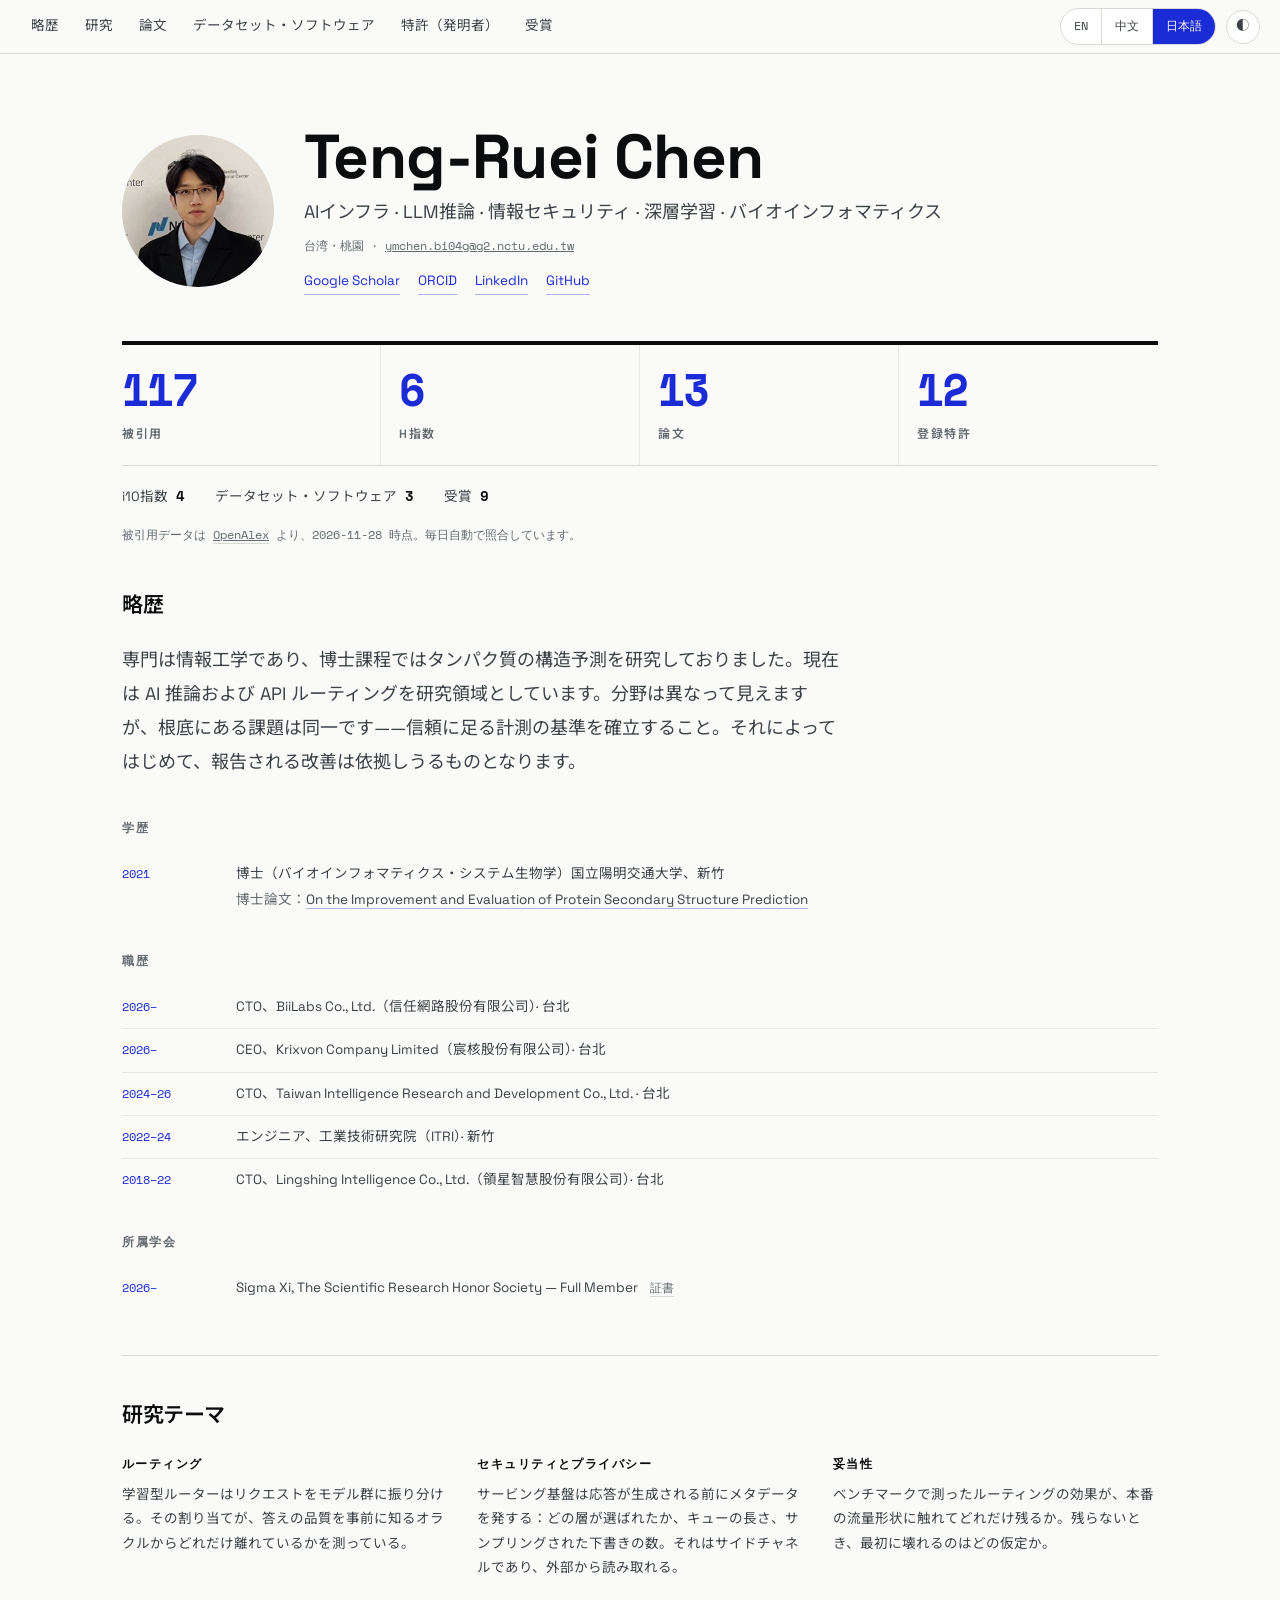
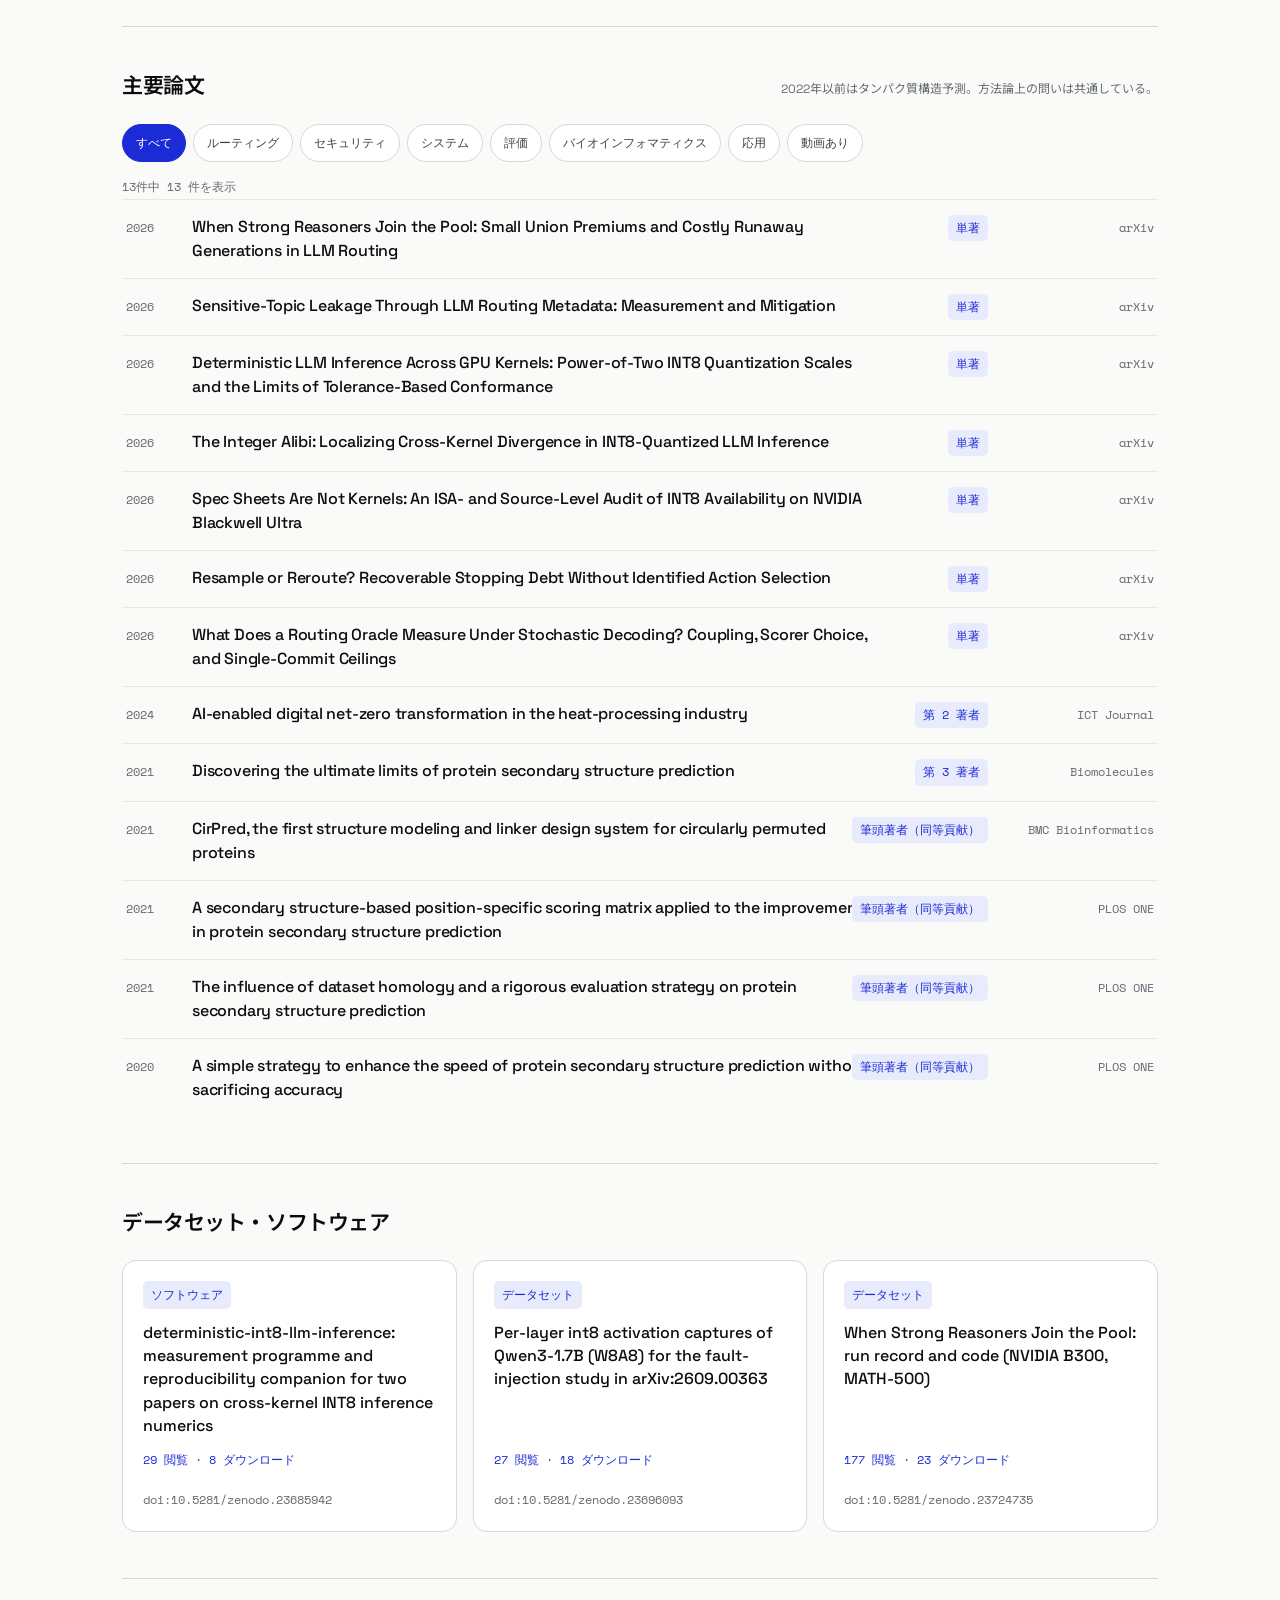
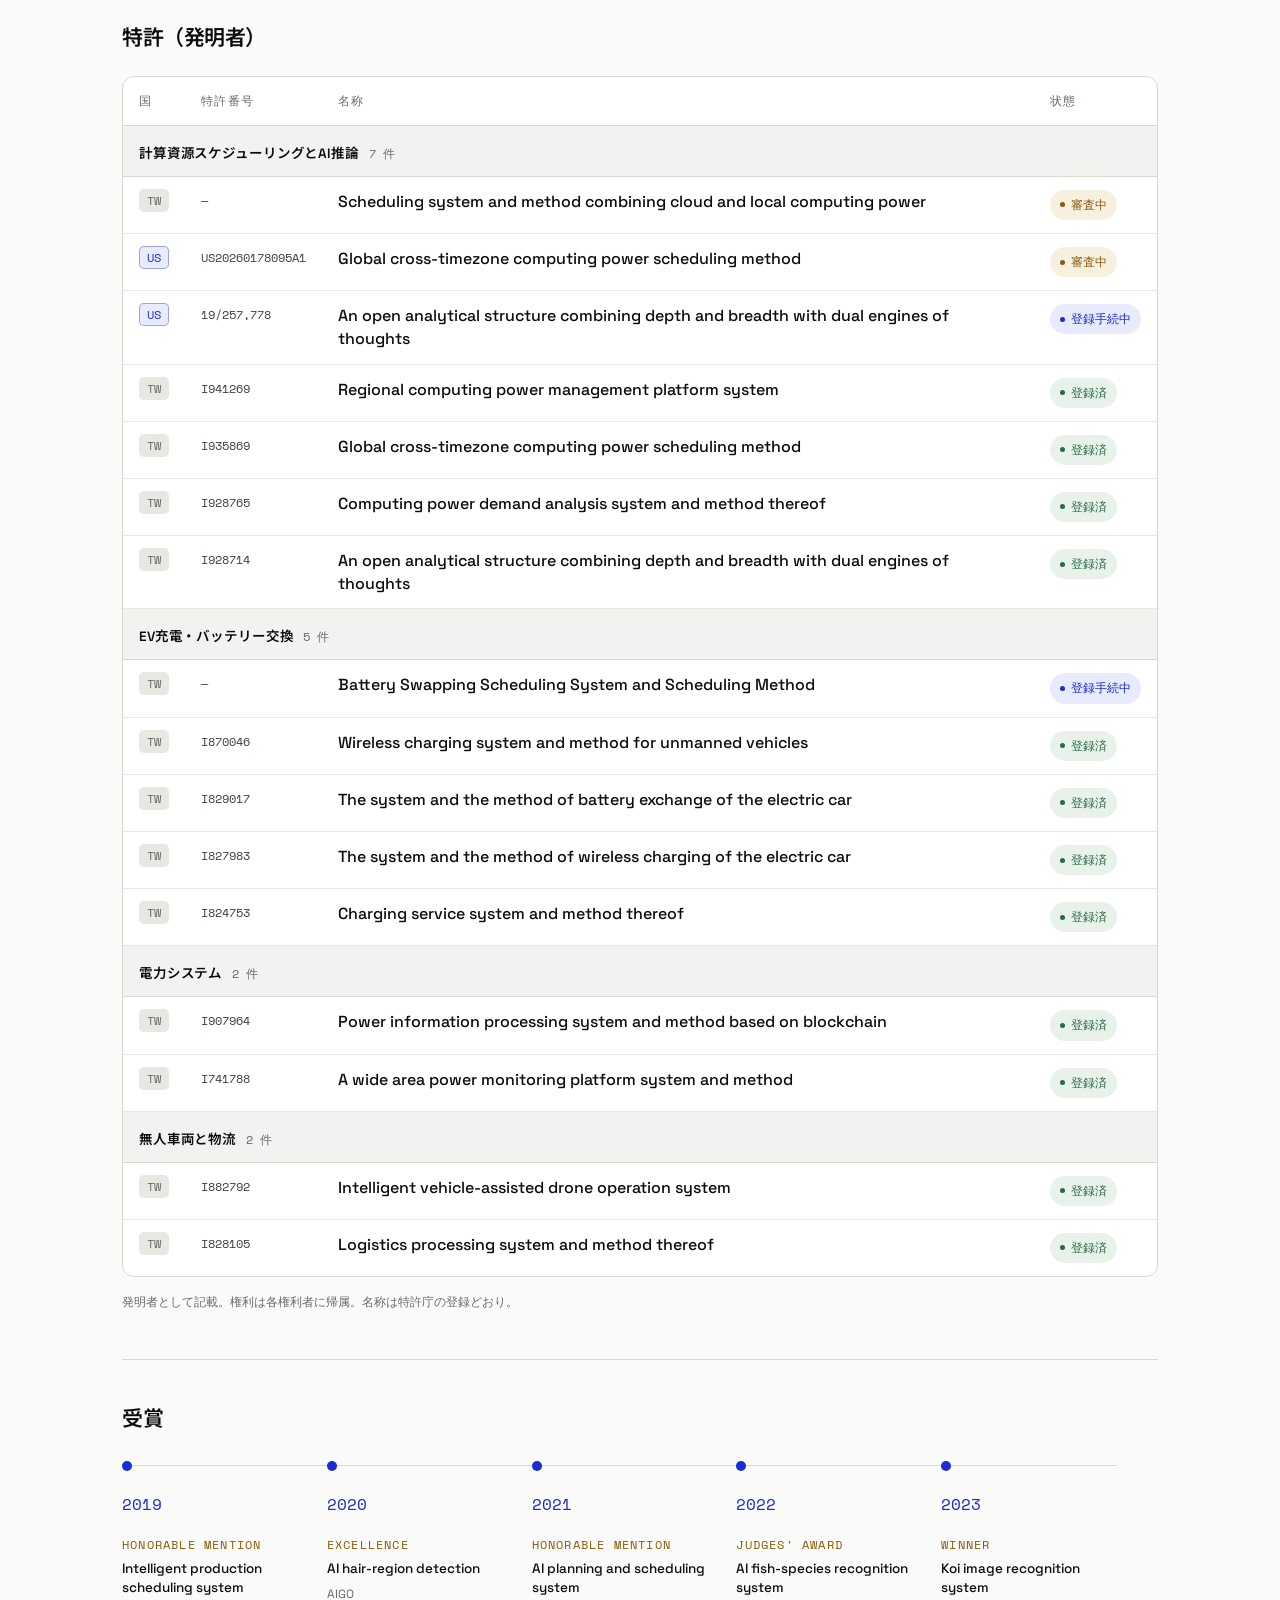
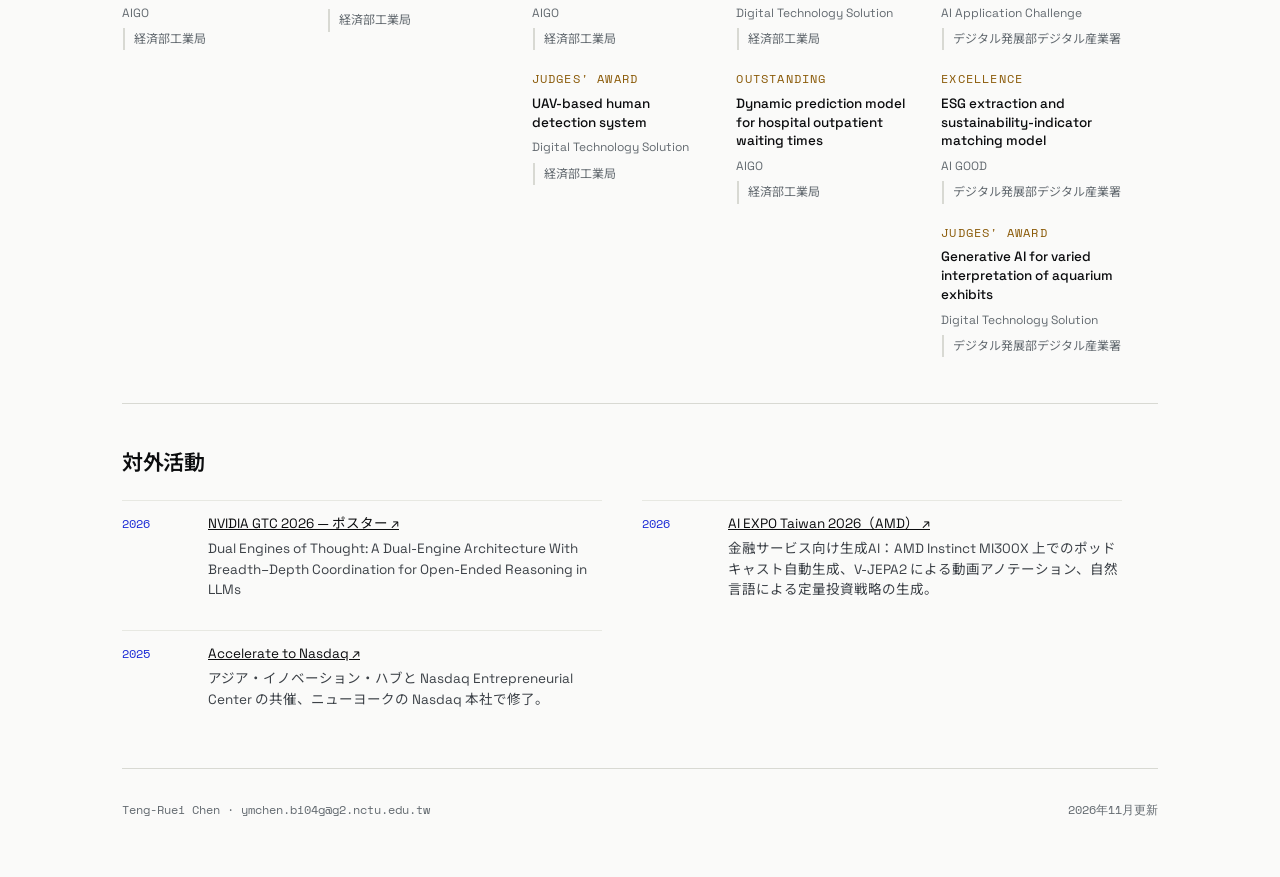
<file: ja/index.html>
<!doctype html>
<html lang="ja">
<head>
<meta charset="utf-8">
<meta name="viewport" content="width=device-width, initial-scale=1, viewport-fit=cover">
<title>Teng-Ruei Chen — LLM ルーティングと推論の計測</title>
<meta name="description" content="Teng-Ruei Chen、機械学習システム。LLMルーティング、推論の経済性、そしてその土台にある計測の問題。">
<link rel="canonical" href="https://trchen.page/ja/">
<link rel="alternate" hreflang="en" href="https://trchen.page/"><link rel="alternate" hreflang="zh-Hant-TW" href="https://trchen.page/zh/"><link rel="alternate" hreflang="ja" href="https://trchen.page/ja/"><link rel="alternate" hreflang="x-default" href="https://trchen.page/">
<meta name="author" content="Teng-Ruei Chen">
<meta property="og:type" content="profile">
<meta property="og:site_name" content="Teng-Ruei Chen">
<meta property="og:url" content="https://trchen.page/ja/">
<meta property="og:locale" content="ja_JP">
<meta property="og:locale:alternate" content="en_US"><meta property="og:locale:alternate" content="zh_TW">
<meta property="og:title" content="Teng-Ruei Chen — LLM ルーティングと推論の計測">
<meta property="og:description" content="Teng-Ruei Chen、機械学習システム。LLMルーティング、推論の経済性、そしてその土台にある計測の問題。">
<meta property="og:image" content="https://trchen.page/og.png">
<meta property="og:image:width" content="1200">
<meta property="og:image:height" content="630">
<meta property="og:image:alt" content="Teng-Ruei Chen — LLM ルーティングと推論の計測">
<meta name="twitter:card" content="summary_large_image">
<meta name="twitter:title" content="Teng-Ruei Chen — LLM ルーティングと推論の計測">
<meta name="twitter:description" content="Teng-Ruei Chen、機械学習システム。LLMルーティング、推論の経済性、そしてその土台にある計測の問題。">
<meta name="twitter:image" content="https://trchen.page/og.png">
<link rel="icon" href="../favicon.svg" type="image/svg+xml">
<link rel="icon" href="../favicon-96.png" sizes="96x96" type="image/png">
<link rel="apple-touch-icon" href="../apple-touch-icon.png">
<meta name="theme-color" content="#FAFAF9" media="(prefers-color-scheme: light)">
<meta name="theme-color" content="#16191A" media="(prefers-color-scheme: dark)">
<link rel="preconnect" href="https://fonts.googleapis.com"><link rel="preconnect" href="https://fonts.gstatic.com" crossorigin><link rel="stylesheet" href="https://fonts.googleapis.com/css2?family=Space+Grotesk:wght@400;500;600;700&family=Space+Mono:wght@400;700&family=Noto+Sans+JP:wght@400;500;700;900&display=swap">
<link rel="stylesheet" href="../assets/style.css?v=74166505">
</head>
<body>
<a class="skip" href="#about">本文へスキップ</a>
<header class="topbar">
  <nav class="topnav" aria-label="略歴"><a href="#about">略歴</a><a href="#research">研究</a><a href="#publications">論文</a><a href="#deposits">データセット・ソフトウェア</a><a href="#patents">特許（発明者）</a><a href="#awards">受賞</a></nav>
  <div class="topbar-r">
    <nav class="langs" aria-label="Language"><a href="../" hreflang="en">EN</a><a href="../zh/" hreflang="zh-Hant-TW">中文</a><a href="../ja/" hreflang="ja" aria-current="page">日本語</a></nav>
    <button class="themebtn" type="button" data-theme-toggle aria-label="テーマ">◐</button>
  </div>
</header>
<main class="page" id="main">
<header class="idblock">
  <img class="portrait" src="../portrait.png" alt="Teng-Ruei Chen" width="128" height="128">
  <div class="idtext">
    <h1>Teng-Ruei Chen</h1>
    <p class="fields">AIインフラ · LLM推論 · 情報セキュリティ · 深層学習 · バイオインフォマティクス</p>
    <p class="meta">台湾・桃園 · <a href="mailto:ymchen.bi04g@g2.nctu.edu.tw">ymchen.bi04g@g2.nctu.edu.tw</a></p>
    <nav class="idlinks" aria-label="Profiles"><a href="https://scholar.google.com/citations?user=PiuFUZ8AAAAJ" rel="me">Google Scholar</a><a href="https://orcid.org/0000-0001-8995-334X" rel="me">ORCID</a><a href="https://www.linkedin.com/in/luka-chen/" rel="me">LinkedIn</a><a href="https://github.com/luka-krixvon" rel="me">GitHub</a></nav>
  </div>
</header>
  <div class="col">
    <div class="kpi"><div class="kpi-main"><div><b>117</b><span>被引用</span></div><div><b>6</b><span>h指数</span></div><div><b>13</b><span>論文</span></div><div><b>12</b><span>登録特許</span></div></div><div class="kpi-strip"><span>i10指数<b>4</b></span><span>データセット・ソフトウェア<b>3</b></span><span>受賞<b>9</b></span></div><p class="kpi-src">被引用データは <a href="https://openalex.org/A5091465074">OpenAlex</a> より、2026-11-28 時点。毎日自動で照合しています。</p></div>

    <section class="sec" id="about">
      <span class="eyebrow">略歴</span>
      <p class="bio">専門は情報工学であり、博士課程ではタンパク質の構造予測を研究しておりました。現在は AI 推論および API ルーティングを研究領域としています。分野は異なって見えますが、根底にある課題は同一です——信頼に足る計測の基準を確立すること。それによってはじめて、報告される改善は依拠しうるものとなります。</p>
      <div class="cv-grid cv-stack">
        <dl class="cv-group"><h3>学歴</h3><div class="cv-row"><dt>2021</dt><dd>博士（バイオインフォマティクス・システム生物学）国立陽明交通大学、新竹<span class="cv-sub">博士論文：<a href="https://thesis.lib.nycu.edu.tw/items/eef98ceb-ef34-44bf-a0e3-51872cca0d24">On the Improvement and Evaluation of Protein Secondary Structure Prediction</a></span></dd></div></dl>
        <dl class="cv-group"><h3>職歴</h3><div class="cv-row"><dt>2026–</dt><dd>CTO、BiiLabs Co., Ltd.（信任網路股份有限公司）· 台北</dd></div><div class="cv-row"><dt>2026–</dt><dd>CEO、Krixvon Company Limited（宸核股份有限公司）· 台北</dd></div><div class="cv-row"><dt>2024–26</dt><dd>CTO、Taiwan Intelligence Research and Development Co., Ltd. · 台北</dd></div><div class="cv-row"><dt>2022–24</dt><dd>エンジニア、工業技術研究院（ITRI）· 新竹</dd></div><div class="cv-row"><dt>2018–22</dt><dd>CTO、Lingshing Intelligence Co., Ltd.（領星智慧股份有限公司）· 台北</dd></div></dl>
        <dl class="cv-group"><h3>所属学会</h3><div class="cv-row"><dt>2026–</dt><dd>Sigma Xi, The Scientific Research Honor Society — Full Member <a class="cv-proof" href="../sigma-xi-certificate.jpg">証書</a></dd></div></dl>
      </div>
    </section>

    <section class="sec" id="research">
      <span class="eyebrow">研究テーマ</span>
      <div class="inner-themes"><div class="theme-row"><h3>ルーティング</h3><p>学習型ルーターはリクエストをモデル群に振り分ける。その割り当てが、答えの品質を事前に知るオラクルからどれだけ離れているかを測っている。</p></div><div class="theme-row"><h3>セキュリティとプライバシー</h3><p>サービング基盤は応答が生成される前にメタデータを発する：どの層が選ばれたか、キューの長さ、サンプリングされた下書きの数。それはサイドチャネルであり、外部から読み取れる。</p></div><div class="theme-row"><h3>妥当性</h3><p>ベンチマークで測ったルーティングの効果が、本番の流量形状に触れてどれだけ残るか。残らないとき、最初に壊れるのはどの仮定か。</p></div></div>
    </section>

    <section class="sec" id="publications">
      <div class="sec-head"><h2 class="big">主要論文</h2><p>2022年以前はタンパク質構造予測。方法論上の問いは共通している。</p></div>
      <div class="filters"><button class="filt" type="button" data-filter="all" aria-pressed="true">すべて</button><button class="filt" type="button" data-filter="routing" aria-pressed="false">ルーティング</button><button class="filt" type="button" data-filter="privacy" aria-pressed="false">セキュリティ</button><button class="filt" type="button" data-filter="systems" aria-pressed="false">システム</button><button class="filt" type="button" data-filter="evaluation" aria-pressed="false">評価</button><button class="filt" type="button" data-filter="bioinformatics" aria-pressed="false">バイオインフォマティクス</button><button class="filt" type="button" data-filter="applications" aria-pressed="false">応用</button><button class="filt" type="button" data-filter="video" aria-pressed="false">動画あり</button></div>
      <p class="filt-note" data-filter-note data-tpl="13件中 {n} 件を表示"></p>
      <ol>
        <li class="pub" data-topics="routing evaluation" data-video="0">
          <button class="pub-head" type="button" data-pubtoggle aria-expanded="false" aria-controls="pub-strong-reasoners">
            <span class="pub-y">2026</span>
            <span class="pub-ttl">When Strong Reasoners Join the Pool: Small Union Premiums and Costly Runaway Generations in LLM Routing</span>
            <span class="pub-role">単著</span><span class="pub-src">arXiv</span>
          </button>
          <div class="pub-body" id="pub-strong-reasoners" hidden>
            
            <div class="pub-blurb"><p>ルーティングの評価では、どれか一つのモデルが正解すればその問題は解決済みと数える「事後オラクル」がよく使われる。だが確率的デコーディングの下では、最良の一つを選ぶことと、複数を呼んで正解を残すことが混在する。推論モデルが加わったときの後者の大きさは未測定だった。MATH-500 全500問・各30サンプル・3モデルを単一のB300で固定プロトコル計測し、45,000件を採点した。</p><p class="pub-contrib"><b>貢献：</b>差は 0.2〜0.6 ポイントで、小型モデルでの 3.5 を大きく下回る。小型モデルを3回サンプリングすれば3モデルを1回ずつ呼ぶのとほぼ同等。少数の暴走生成がコストの大半を占めるため、この数値はプール・プロトコル・デコード予算とともに報告されて初めて意味を持つ。</p></div>
            <div class="pub-meta">
            <p class="pub-a"><b>Teng-Ruei Chen</b></p>
            <p class="pub-v">arXiv:2611.04098 [cs.LG] · Nov 2026 · technical report, companion to arXiv:2607.03436</p>
            <div class="tags"><span class="tag">ルーティング</span><span class="tag">評価</span></div>
            <div class="acts"><a href="https://arxiv.org/abs/2611.04098">Arxiv</a><a href="https://arxiv.org/pdf/2611.04098">Pdf</a></div>
            </div>
          </div>
        </li>
        <li class="pub" data-topics="privacy routing" data-video="0">
          <button class="pub-head" type="button" data-pubtoggle aria-expanded="false" aria-controls="pub-topic-leakage">
            <span class="pub-y">2026</span>
            <span class="pub-ttl">Sensitive-Topic Leakage Through LLM Routing Metadata: Measurement and Mitigation</span>
            <span class="pub-role">単著</span><span class="pub-src">arXiv</span>
          </button>
          <div class="pub-body" id="pub-topic-leakage" hidden>
            
            <div class="pub-blurb"><p>ルーターは質問内容に応じて安いモデルか高いモデルかを選ぶ。多くのゲートウェイは内容ログを切ってもその選択自体を記録するため、選択そのものが話題を漏らしうる。実会話170万件（WildChat-1M、LMSYS-Chat-1M）で二種のコスト／品質ルーターとドメインルーターを計測し、11システムのログ実務を調査し、防御策を検証した。</p><p class="pub-contrib"><b>貢献：</b>ルーティングログがサイドチャネルであることを示し、カテゴリ別・長さ一致のパリティ化が実トラフィック上の差を消すこと（精度コストは最大0.2ポイント）、一方で会話単位の固定・ユーザ予算帯・一括パリティは機能しないことを示した。</p></div>
            <div class="pub-meta">
            <p class="pub-a"><b>Teng-Ruei Chen</b></p>
            <p class="pub-v">arXiv:2610.09981 [cs.CR] · Oct 2026</p>
            <div class="tags"><span class="tag">セキュリティ</span><span class="tag">ルーティング</span></div>
            <div class="acts"><a href="https://arxiv.org/abs/2610.09981">Arxiv</a><a href="https://arxiv.org/pdf/2610.09981">Pdf</a></div>
            </div>
          </div>
        </li>
        <li class="pub" data-topics="systems evaluation" data-video="0">
          <button class="pub-head" type="button" data-pubtoggle aria-expanded="false" aria-controls="pub-deterministic-inference">
            <span class="pub-y">2026</span>
            <span class="pub-ttl">Deterministic LLM Inference Across GPU Kernels: Power-of-Two INT8 Quantization Scales and the Limits of Tolerance-Based Conformance</span>
            <span class="pub-role">単著</span><span class="pub-src">arXiv</span>
          </button>
          <div class="pub-body" id="pub-deterministic-inference" hidden>
            
            <div class="pub-blurb"><p>量子化GPUカーネルの適合性テストは「二つの実装が許容誤差内で一致するか」を問う。本研究はそのテストが何を検出できるかを測った。参照INT8パイプラインに9種の欠陥を注入し、8,232の層×欠陥×条件セルで評価したところ、5種は出力を最大1 bfloat16刻みしか動かさない。つまり1刻みの許容誤差では、この分類全体が構造的に検出不能になる。</p><p class="pub-contrib"><b>貢献：</b>実運用できる解決策を示した：各重みのスケールを最も近い2の冪に再量子化すると、異なる2つのカーネルが全線形層でビット一致し、1.7B・8B・14Bでトークン列がバイト単位で一致する。また、この手法に報告されていた +157% のperplexity悪化が、手法ではなく計測プローブ側の不具合であったことを切り分けた。</p></div>
            <div class="pub-meta">
            <p class="pub-a"><b>Teng-Ruei Chen</b></p>
            <p class="pub-v">arXiv:2609.00363 [cs.LG] · Sep 2026</p>
            <div class="tags"><span class="tag">システム</span><span class="tag">評価</span></div>
            <div class="acts"><a href="https://arxiv.org/abs/2609.00363">Arxiv</a><a href="https://arxiv.org/pdf/2609.00363">Pdf</a></div>
            </div>
          </div>
        </li>
        <li class="pub" data-topics="systems" data-video="0">
          <button class="pub-head" type="button" data-pubtoggle aria-expanded="false" aria-controls="pub-integer-alibi">
            <span class="pub-y">2026</span>
            <span class="pub-ttl">The Integer Alibi: Localizing Cross-Kernel Divergence in INT8-Quantized LLM Inference</span>
            <span class="pub-role">単著</span><span class="pub-src">arXiv</span>
          </button>
          <div class="pub-body" id="pub-integer-alibi" hidden>
            
            <div class="pub-blurb"><p>同一のINT8行列積インタフェースを実装する2つのGPUカーネルは、通常は互換と見なされる。チェックポイント・プロンプト・ハードウェア・エンジン・デコードを固定し、カーネルだけを入れ替えたところ、生成列は一つも一致しなかった。しかも算術自体は原因になり得ない——オーバーフローしないことが検証された共有INT8オペランドでは、整数累算は厳密であり、順序に依存しないためである。</p><p class="pub-contrib"><b>貢献：</b>差異の発生箇所を、厳密な累算の後段にあるスケール適用と出力丸めに特定し、事前登録した予測リストで196層・252層を層ごとに検証し、同じ介入で端から端までのビット一致が回復することを示した。</p></div>
            <div class="pub-meta">
            <p class="pub-a"><b>Teng-Ruei Chen</b></p>
            <p class="pub-v">arXiv:2608.13756 [cs.LG] · Aug 2026</p>
            <div class="tags"><span class="tag">システム</span></div>
            <div class="acts"><a href="https://arxiv.org/abs/2608.13756">Arxiv</a><a href="https://arxiv.org/pdf/2608.13756">Pdf</a></div>
            </div>
          </div>
        </li>
        <li class="pub" data-topics="systems" data-video="0">
          <button class="pub-head" type="button" data-pubtoggle aria-expanded="false" aria-controls="pub-spec-sheets">
            <span class="pub-y">2026</span>
            <span class="pub-ttl">Spec Sheets Are Not Kernels: An ISA- and Source-Level Audit of INT8 Availability on NVIDIA Blackwell Ultra</span>
            <span class="pub-role">単著</span><span class="pub-src">arXiv</span>
          </button>
          <div class="pub-body" id="pub-spec-sheets" hidden>
            
            <div class="pub-blurb"><p>NVIDIAの仕様では、B300のFP8とINT8のテンソルコア演算比はおよそ30:1であり、前世代はいずれも1:1だった。それが実務上何を意味するかを、仕様書・PTX命令セット・NVIDIA自身のCUTLASSカーネルライブラリ・主要な2つのOSS推論エンジンという4層にわたって追跡した。</p><p class="pub-contrib"><b>貢献：</b>4つの層（うち3つはNVIDIA自身）で INT8 サポートが一貫して段階的に取り下げられていることを記録し、量子化フォーマットの利用可否はモデルや仕様書ではなくスタック全体の性質であることを示した。データシートに載っている形式が、その機材では既定で配備不能になっていた。</p></div>
            <div class="pub-meta">
            <p class="pub-a"><b>Teng-Ruei Chen</b></p>
            <p class="pub-v">arXiv:2608.11693 [cs.AR] · Aug 2026</p>
            <div class="tags"><span class="tag">システム</span></div>
            <div class="acts"><a href="https://arxiv.org/abs/2608.11693">Arxiv</a><a href="https://arxiv.org/pdf/2608.11693">Pdf</a></div>
            </div>
          </div>
        </li>
        <li class="pub" data-topics="routing" data-video="0">
          <button class="pub-head" type="button" data-pubtoggle aria-expanded="false" aria-controls="pub-resample-or-reroute">
            <span class="pub-y">2026</span>
            <span class="pub-ttl">Resample or Reroute? Recoverable Stopping Debt Without Identified Action Selection</span>
            <span class="pub-role">単著</span><span class="pub-src">arXiv</span>
          </button>
          <div class="pub-body" id="pub-resample-or-reroute" hidden>
            
            <div class="pub-blurb"><p>弱い検証器がモデルの回答を受理したとき、次の呼び出しは同じモデルを再サンプリングするか、より強いモデルへ再ルーティングするかを選べる。正誤が隠れているため、この選択は調整の問題ではなく識別の問題になる。回収可能な停止負債・双方向の行動サポート・結果盲選択器のホールドアウト価値という三つのゲートを設け、固定した152問のMBPP+実験で検証した。</p><p class="pub-contrib"><b>貢献：</b>停止負債が実在すること（誤って停止すると2.6ポイント分の精度が回収可能なまま残る）を示す一方、再サンプリングと再ルーティングのどちらを選ぶべきかは現状の証拠では識別できないと明示し、証拠のように見えて観測履歴の項を含まない統計量を指摘した。</p></div>
            <div class="pub-meta">
            <p class="pub-a"><b>Teng-Ruei Chen</b></p>
            <p class="pub-v">arXiv:2607.08665 [cs.LG] · Jul 2026 · Research Square 10.21203/rs.3.rs-11021599/v1</p>
            <div class="tags"><span class="tag">ルーティング</span></div>
            <div class="acts"><a href="https://arxiv.org/abs/2607.08665">Arxiv</a><a href="https://arxiv.org/pdf/2607.08665">Pdf</a></div>
            </div>
          </div>
        </li>
        <li class="pub" data-topics="routing evaluation" data-video="0">
          <button class="pub-head" type="button" data-pubtoggle aria-expanded="false" aria-controls="pub-routing-oracle">
            <span class="pub-y">2026</span>
            <span class="pub-ttl">What Does a Routing Oracle Measure Under Stochastic Decoding? Coupling, Scorer Choice, and Single-Commit Ceilings</span>
            <span class="pub-role">単著</span><span class="pub-src">arXiv</span>
          </button>
          <div class="pub-body" id="pub-routing-oracle" hidden>
            
            <div class="pub-blurb"><p>ルーティング評価では、回答を見る前に一つのモデルを選ぶ方策と、記録済みの回答のどれかが正しければ正解と数える事後オラクルが比較される。確率的デコーディングの下では両者は異なる決定クラスであり、その差はしばしば「ルーティングの伸びしろ」と読まれる。11のオープンモデルの凍結正誤テンソル（問題×モデルごとに30応答）をGSM8K・MATH-500・GPQA-Diamondで監査した。</p><p class="pub-contrib"><b>貢献：</b>この差は数値ではなく区間しか同定しないことを示した：整合的なカップリングの下では差ゼロが常に達成可能であり、表に出る数値はカップリング・決定クラス・採点器・プール・サンプル数に依存する。成果は「ルーティングでどれだけ得られるか」ではなく、オラクル差を読むための計測規約である。</p></div>
            <div class="pub-meta">
            <p class="pub-a"><b>Teng-Ruei Chen</b></p>
            <p class="pub-v">arXiv:2607.03436 [cs.LG] · Jul 2026</p>
            <div class="tags"><span class="tag">ルーティング</span><span class="tag">評価</span></div>
            <div class="acts"><a href="https://arxiv.org/abs/2607.03436">Arxiv</a><a href="https://arxiv.org/pdf/2607.03436">Pdf</a></div>
            </div>
          </div>
        </li>
        <li class="pub" data-topics="applications" data-video="0">
          <button class="pub-head" type="button" data-pubtoggle aria-expanded="false" aria-controls="pub-net-zero">
            <span class="pub-y">2024</span>
            <span class="pub-ttl">AI-enabled digital net-zero transformation in the heat-processing industry</span>
            <span class="pub-role">第 2 著者</span><span class="pub-src">ICT Journal</span>
          </button>
          <div class="pub-body" id="pub-net-zero" hidden>
            
            <div class="pub-blurb"><p>熱処理は台湾で最もエネルギー消費の大きい伝統産業の一つであり、加熱・保温・放熱のいずれもエネルギーを浪費する。スケジューリングは人手による先着順で、炉の稼働率・納期・エネルギー消費を同時に満たすことができなかった。受注前にスケジュールを模擬し、モンテカルロ木探索で納期を見積もって炉への割り当てを提案するAIスケジューラと、スマートメータと設備連携で消費電力を実時間監視し、ERPデータと突き合わせて製品別の炭素排出を算出するエネルギー管理システムを構築した。</p><p class="pub-contrib"><b>貢献：</b>先着順のスケジューリングを、エネルギーと納期を同時に勘案したバッチ集約と段階的な昇降温制御に置き換えた。論文では導入後に1,500トン超の二酸化炭素と300万kWh超の電力削減が報告されている。</p></div>
            <div class="pub-meta">
            <p class="pub-a">T.-C. Su, <b>Teng-Ruei Chen</b>, C.-W. Lin</p>
            <p class="pub-v">電腦與通訊 (ICT Journal, ITRI), no. 197, pp. 35–42 · Mar 2024</p>
            <div class="tags"><span class="tag">応用</span></div>
            <div class="acts"><a href="https://www.airitilibrary.com/Article/Detail/1019391x-N202404160003-00006">Airiti</a><a href="https://ictjournal.itri.org.tw/xcdoc/cont?xsmsid=0M236556470056558161&amp;sid=0O087553613072616728">Ict journal</a></div>
            </div>
          </div>
        </li>
        <li class="pub" data-topics="bioinformatics" data-video="0">
          <button class="pub-head" type="button" data-pubtoggle aria-expanded="false" aria-controls="pub-ultimate-limits">
            <span class="pub-y">2021</span>
            <span class="pub-ttl">Discovering the ultimate limits of protein secondary structure prediction</span>
            <span class="pub-role">第 3 著者</span><span class="pub-src">Biomolecules</span>
          </button>
          <div class="pub-body" id="pub-ultimate-limits" hidden>
            
            <div class="pub-blurb"><p>三状態の二次構造予測は60年かけて約56%から81%まで上がり、その後は81〜86%で長く停滞した。1990年代の推定では理論上限は88%とされ、この問題は「終わった」か「手に負えない」と見なされるようになった。大規模な配列・構造解析で上限を再推定し、未確定だったセグメント単位および八状態予測の上限も併せて求めた。</p><p class="pub-contrib"><b>貢献：</b>三状態の上限は約92%と再推定され、長く信じられてきた値より4〜5ポイント高い。八状態の上限は84〜87%。分野が見切っていた伸びしろは実在し、目標とすべき数値が定まった。</p></div>
            <div class="pub-meta">
            <p class="pub-a">C.-T. Ho, Y.-W. Huang, <b>Teng-Ruei Chen</b>, C.-H. Lo, W.-C. Lo</p>
            <p class="pub-v">Biomolecules, vol. 11, no. 11, 1627 · Nov 2021 · IF 4.88 · doi:10.3390/biom11111627</p>
            <div class="tags"><span class="tag">バイオインフォマティクス</span></div>
            <div class="acts"><a href="https://doi.org/10.3390/biom11111627">Doi</a></div>
            </div>
          </div>
        </li>
        <li class="pub" data-topics="bioinformatics" data-video="0">
          <button class="pub-head" type="button" data-pubtoggle aria-expanded="false" aria-controls="pub-cirpred">
            <span class="pub-y">2021</span>
            <span class="pub-ttl">CirPred, the first structure modeling and linker design system for circularly permuted proteins</span>
            <span class="pub-role">筆頭著者（同等貢献）</span><span class="pub-src">BMC Bioinformatics</span>
          </button>
          <div class="pub-body" id="pub-cirpred" hidden>
            
            <div class="pub-blurb"><p>循環置換は、タンパク質の両末端をつなぎ直し、別の位置に新たな末端を作る操作である。タンパク質工学において有用であるが、実用化には試行錯誤が不可欠であり、この再配置を扱えるモデリング手法も存在しなかった。CirPredは循環置換タンパク質の構造を予測し、元の末端をつなぐリンカーを設計する。</p><p class="pub-contrib"><b>貢献：</b>循環置換モデリングと従来の共線モデリングの両方に対応した初のシステムであり、リンカー設計はサブオングストローム精度に達する。置換体が天然型と配列同一性が低い場合や、ドメインスワッピングで異なる構造をとる場合でも成立する。</p></div>
            <div class="pub-meta">
            <p class="pub-a"><b>Teng-Ruei Chen</b><sup>†</sup>, Y.-C. Lin<sup>†</sup>, Y.-W. Huang, C.-C. Chen, W.-C. Lo</p><p class="pub-cofirst">† 筆頭著者（同等貢獻）</p>
            <p class="pub-v">BMC Bioinformatics, vol. 22, no. S10, 494 · Oct 2021 · IF 3.17 · doi:10.1186/s12859-021-04403-1</p>
            <div class="tags"><span class="tag">バイオインフォマティクス</span></div>
            <div class="acts"><a href="https://doi.org/10.1186/s12859-021-04403-1">Doi</a></div>
            </div>
          </div>
        </li>
        <li class="pub" data-topics="bioinformatics" data-video="0">
          <button class="pub-head" type="button" data-pubtoggle aria-expanded="false" aria-controls="pub-ss-pssm">
            <span class="pub-y">2021</span>
            <span class="pub-ttl">A secondary structure-based position-specific scoring matrix applied to the improvement in protein secondary structure prediction</span>
            <span class="pub-role">筆頭著者（同等貢献）</span><span class="pub-src">PLOS ONE</span>
          </button>
          <div class="pub-body" id="pub-ss-pssm" hidden>
            
            <div class="pub-blurb"><p>二次構造予測は停滞しており、労力の多くは学習アルゴリズムに注がれていた。本研究は方向を変え、入力の側に着目した——アミノ酸ではなく二次構造要素に基づく位置特異的スコア行列を提案した。訓練・評価セットの配列同一性を25%未満に抑えた厳密な独立検証で評価した。</p><p class="pub-contrib"><b>貢献：</b>新しい行列は全実験でアミノ酸版を上回り、両者を併用すると既存手法の三状態・八状態精度が平均で2.0・5.2ポイント向上した。学習方法ではなく、モデルに何を見せるかを変えて得た改善である。</p></div>
            <div class="pub-meta">
            <p class="pub-a"><b>Teng-Ruei Chen</b><sup>†</sup>, S.-H. Juan<sup>†</sup>, Y.-W. Huang, Y.-C. Lin, W.-C. Lo</p><p class="pub-cofirst">† 筆頭著者（同等貢獻）</p>
            <p class="pub-v">PLOS ONE, vol. 16, no. 7, e0255076 · Jul 2021 · IF 3.24 · doi:10.1371/journal.pone.0255076</p>
            <div class="tags"><span class="tag">バイオインフォマティクス</span></div>
            <div class="acts"><a href="https://doi.org/10.1371/journal.pone.0255076">Doi</a></div>
            </div>
          </div>
        </li>
        <li class="pub" data-topics="bioinformatics evaluation" data-video="0">
          <button class="pub-head" type="button" data-pubtoggle aria-expanded="false" aria-controls="pub-dataset-homology">
            <span class="pub-y">2021</span>
            <span class="pub-ttl">The influence of dataset homology and a rigorous evaluation strategy on protein secondary structure prediction</span>
            <span class="pub-role">筆頭著者（同等貢献）</span><span class="pub-src">PLOS ONE</span>
          </button>
          <div class="pub-body" id="pub-dataset-homology" hidden>
            
            <div class="pub-blurb"><p>二次構造予測で報告される精度は、訓練・評価・独立テストの各データセットがどれだけ似ているかに左右されるが、その点は十分に検証されてこなかった。多様な相同性配置を設計し、それぞれでモデルを訓練・評価し、無作為抽出で複数回繰り返したうえで、最先端手法を用いた大規模データで結論を検証した。</p><p class="pub-contrib"><b>貢献：</b>長年の前提に反して、クエリデータセット間の相同性は精度にほとんど影響しない。一方、データセット内部や相互の冗長性は精度を過大に見せる。影響する相同性としない相同性を切り分けた本結果は、報告された改善を信じる前に評価が満たすべき条件そのものである。</p></div>
            <div class="pub-meta">
            <p class="pub-a"><b>Teng-Ruei Chen</b><sup>†</sup>, C.-H. Lo<sup>†</sup>, S.-H. Juan, W.-C. Lo</p><p class="pub-cofirst">† 筆頭著者（同等貢獻）</p>
            <p class="pub-v">PLOS ONE, vol. 16, no. 7, e0254555 · Jul 2021 · IF 3.24 · doi:10.1371/journal.pone.0254555</p>
            <div class="tags"><span class="tag">バイオインフォマティクス</span><span class="tag">評価</span></div>
            <div class="acts"><a href="https://doi.org/10.1371/journal.pone.0254555">Doi</a></div>
            </div>
          </div>
        </li>
        <li class="pub" data-topics="bioinformatics" data-video="0">
          <button class="pub-head" type="button" data-pubtoggle aria-expanded="false" aria-controls="pub-speed-strategy">
            <span class="pub-y">2020</span>
            <span class="pub-ttl">A simple strategy to enhance the speed of protein secondary structure prediction without sacrificing accuracy</span>
            <span class="pub-role">筆頭著者（同等貢献）</span><span class="pub-src">PLOS ONE</span>
          </button>
          <div class="pub-body" id="pub-speed-strategy" hidden>
            
            <div class="pub-blurb"><p>当時、二次構造予測の精度はすでに80%を超えていたが、検索対象の配列データベースが巨大化し、1回の予測に長時間を要していた。このコストに対し、無作為抽出によるデータベース縮小と、内部の配列同一性の低減という二つの考えを検証した。</p><p class="pub-contrib"><b>貢献：</b>データベースを縮小すると時間を大幅に削減でき、精度低下はわずかである。さらに配列同一性を下げると精度はむしろ上がる。両者を組み合わせると、精度を落とさずに約20倍の高速化が得られる。シャノン情報量で行列品質と予測精度の関係を説明し、縮小版データベースも公開した。</p></div>
            <div class="pub-meta">
            <p class="pub-a">S.-H. Juan<sup>†</sup>, <b>Teng-Ruei Chen</b><sup>†</sup>, W.-C. Lo</p><p class="pub-cofirst">† 筆頭著者（同等貢獻）</p>
            <p class="pub-v">PLOS ONE, vol. 15, no. 6, e0235153 · Jun 2020 · IF 3.24 · doi:10.1371/journal.pone.0235153</p>
            <div class="tags"><span class="tag">バイオインフォマティクス</span></div>
            <div class="acts"><a href="https://doi.org/10.1371/journal.pone.0235153">Doi</a></div>
            </div>
          </div>
        </li>
      </ol>
    </section>

    <section class="sec" id="deposits">
      <div class="sec-head"><h2 class="big">データセット・ソフトウェア</h2></div>
      <div class="dep-grid"><a class="dep" href="https://doi.org/10.5281/zenodo.23685942"><span class="jur">ソフトウェア</span><span class="dep-t">deterministic-int8-llm-inference: measurement programme and reproducibility companion for two papers on cross-kernel INT8 inference numerics</span><span class="dep-stat">29 閲覧 · 8 ダウンロード</span><span class="t-doi">doi:10.5281/zenodo.23685942</span></a><a class="dep" href="https://doi.org/10.5281/zenodo.23696093"><span class="jur">データセット</span><span class="dep-t">Per-layer int8 activation captures of Qwen3-1.7B (W8A8) for the fault-injection study in arXiv:2609.00363</span><span class="dep-stat">27 閲覧 · 18 ダウンロード</span><span class="t-doi">doi:10.5281/zenodo.23696093</span></a><a class="dep" href="https://doi.org/10.5281/zenodo.23724735"><span class="jur">データセット</span><span class="dep-t">When Strong Reasoners Join the Pool: run record and code (NVIDIA B300, MATH-500)</span><span class="dep-stat">177 閲覧 · 23 ダウンロード</span><span class="t-doi">doi:10.5281/zenodo.23724735</span></a></div>
    </section>

    <section class="sec" id="patents">
      <div class="sec-head"><h2 class="big">特許（発明者）</h2></div>
      <div class="tablewrap"><table>
        <thead><tr><th>国</th><th>特許番号</th><th>名称</th><th>状態</th></tr></thead>
        <tbody><tr class="grp"><td colspan="4"><b>計算資源スケジューリングとAI推論</b><span>7 件</span></td></tr><tr><td class="t-no"><span class="jur jur-tw">TW</span></td><td class="t-no">—</td><td class="t-ttl">Scheduling system and method combining cloud and local computing power</td><td><span class="badge b-wait"><i></i>審査中</span></td></tr><tr><td class="t-no"><span class="jur jur-us">US</span></td><td class="t-no">US20260178095A1</td><td class="t-ttl">Global cross-timezone computing power scheduling method</td><td><span class="badge b-wait"><i></i>審査中</span></td></tr><tr><td class="t-no"><span class="jur jur-us">US</span></td><td class="t-no">19/257,778</td><td class="t-ttl">An open analytical structure combining depth and breadth with dual engines of thoughts</td><td><span class="badge b-mid"><i></i>登録手続中</span></td></tr><tr><td class="t-no"><span class="jur jur-tw">TW</span></td><td class="t-no">I941269</td><td class="t-ttl">Regional computing power management platform system</td><td><span class="badge b-ok"><i></i>登録済</span></td></tr><tr><td class="t-no"><span class="jur jur-tw">TW</span></td><td class="t-no">I935869</td><td class="t-ttl">Global cross-timezone computing power scheduling method</td><td><span class="badge b-ok"><i></i>登録済</span></td></tr><tr><td class="t-no"><span class="jur jur-tw">TW</span></td><td class="t-no">I928765</td><td class="t-ttl">Computing power demand analysis system and method thereof</td><td><span class="badge b-ok"><i></i>登録済</span></td></tr><tr><td class="t-no"><span class="jur jur-tw">TW</span></td><td class="t-no">I928714</td><td class="t-ttl">An open analytical structure combining depth and breadth with dual engines of thoughts</td><td><span class="badge b-ok"><i></i>登録済</span></td></tr><tr class="grp"><td colspan="4"><b>EV充電・バッテリー交換</b><span>5 件</span></td></tr><tr><td class="t-no"><span class="jur jur-tw">TW</span></td><td class="t-no">—</td><td class="t-ttl">Battery Swapping Scheduling System and Scheduling Method</td><td><span class="badge b-mid"><i></i>登録手続中</span></td></tr><tr><td class="t-no"><span class="jur jur-tw">TW</span></td><td class="t-no">I870046</td><td class="t-ttl">Wireless charging system and method for unmanned vehicles</td><td><span class="badge b-ok"><i></i>登録済</span></td></tr><tr><td class="t-no"><span class="jur jur-tw">TW</span></td><td class="t-no">I829017</td><td class="t-ttl">The system and the method of battery exchange of the electric car</td><td><span class="badge b-ok"><i></i>登録済</span></td></tr><tr><td class="t-no"><span class="jur jur-tw">TW</span></td><td class="t-no">I827983</td><td class="t-ttl">The system and the method of wireless charging of the electric car</td><td><span class="badge b-ok"><i></i>登録済</span></td></tr><tr><td class="t-no"><span class="jur jur-tw">TW</span></td><td class="t-no">I824753</td><td class="t-ttl">Charging service system and method thereof</td><td><span class="badge b-ok"><i></i>登録済</span></td></tr><tr class="grp"><td colspan="4"><b>電力システム</b><span>2 件</span></td></tr><tr><td class="t-no"><span class="jur jur-tw">TW</span></td><td class="t-no">I907964</td><td class="t-ttl">Power information processing system and method based on blockchain</td><td><span class="badge b-ok"><i></i>登録済</span></td></tr><tr><td class="t-no"><span class="jur jur-tw">TW</span></td><td class="t-no">I741788</td><td class="t-ttl">A wide area power monitoring platform system and method</td><td><span class="badge b-ok"><i></i>登録済</span></td></tr><tr class="grp"><td colspan="4"><b>無人車両と物流</b><span>2 件</span></td></tr><tr><td class="t-no"><span class="jur jur-tw">TW</span></td><td class="t-no">I882792</td><td class="t-ttl">Intelligent vehicle-assisted drone operation system</td><td><span class="badge b-ok"><i></i>登録済</span></td></tr><tr><td class="t-no"><span class="jur jur-tw">TW</span></td><td class="t-no">I828105</td><td class="t-ttl">Logistics processing system and method thereof</td><td><span class="badge b-ok"><i></i>登録済</span></td></tr></tbody>
      </table></div>
      <p class="filt-note">発明者として記載。権利は各権利者に帰属。名称は特許庁の登録どおり。</p>
    </section>

    <section class="sec" id="awards">
      <div class="sec-head"><h2 class="big">受賞</h2></div>
      <div class="road" style="--road-cols:5"><div class="road-y"><span class="road-node"></span><span class="road-year">2019</span><ul><li><span class="aw-win">Honorable Mention</span><b>Intelligent production scheduling system</b><span class="aw-comp">AIGO</span><span class="aw-org">経済部工業局</span></li></ul></div><div class="road-y"><span class="road-node"></span><span class="road-year">2020</span><ul><li><span class="aw-win">Excellence</span><b>AI hair-region detection</b><span class="aw-comp">AIGO</span><span class="aw-org">経済部工業局</span></li></ul></div><div class="road-y"><span class="road-node"></span><span class="road-year">2021</span><ul><li><span class="aw-win">Honorable Mention</span><b>AI planning and scheduling system</b><span class="aw-comp">AIGO</span><span class="aw-org">経済部工業局</span></li><li><span class="aw-win">Judges&#x27; Award</span><b>UAV-based human detection system</b><span class="aw-comp">Digital Technology Solution</span><span class="aw-org">経済部工業局</span></li></ul></div><div class="road-y"><span class="road-node"></span><span class="road-year">2022</span><ul><li><span class="aw-win">Judges&#x27; Award</span><b>AI fish-species recognition system</b><span class="aw-comp">Digital Technology Solution</span><span class="aw-org">経済部工業局</span></li><li><span class="aw-win">Outstanding</span><b>Dynamic prediction model for hospital outpatient waiting times</b><span class="aw-comp">AIGO</span><span class="aw-org">経済部工業局</span></li></ul></div><div class="road-y"><span class="road-node"></span><span class="road-year">2023</span><ul><li><span class="aw-win">Winner</span><b>Koi image recognition system</b><span class="aw-comp">AI Application Challenge</span><span class="aw-org">デジタル発展部デジタル産業署</span></li><li><span class="aw-win">Excellence</span><b>ESG extraction and sustainability-indicator matching model</b><span class="aw-comp">AI GOOD</span><span class="aw-org">デジタル発展部デジタル産業署</span></li><li><span class="aw-win">Judges&#x27; Award</span><b>Generative AI for varied interpretation of aquarium exhibits</b><span class="aw-comp">Digital Technology Solution</span><span class="aw-org">デジタル発展部デジタル産業署</span></li></ul></div></div>
    </section>

    <section class="sec" id="appearances">
      <div class="sec-head"><h2 class="big">対外活動</h2></div>
      <div class="app-list"><div class="svc"><dt>2026</dt><dd><a href="https://www.nvidia.com/gtc/session-catalog/sessions/gtc26-p81053/">NVIDIA GTC 2026 — ポスター ↗</a><span class="app-title">Dual Engines of Thought: A Dual-Engine Architecture With Breadth–Depth Coordination for Open-Ended Reasoning in LLMs</span></dd></div><div class="svc"><dt>2026</dt><dd><a href="https://www.aita.org.tw/News/news_more?id=393e08bd3e644c54af5fb8a0a1663b21">AI EXPO Taiwan 2026（AMD） ↗</a><span class="app-title">金融サービス向け生成AI：AMD Instinct MI300X 上でのポッドキャスト自動生成、V-JEPA2 による動画アノテーション、自然言語による定量投資戦略の生成。</span></dd></div><div class="svc"><dt>2025</dt><dd><a href="https://finance.ettoday.net/news/2994124">Accelerate to Nasdaq ↗</a><span class="app-title">アジア・イノベーション・ハブと Nasdaq Entrepreneurial Center の共催、ニューヨークの Nasdaq 本社で修了。</span></dd></div></div>
    </section>

    <footer class="site">
      <span>Teng-Ruei Chen · ymchen.bi04g@g2.nctu.edu.tw</span>
      <span>2026年11月更新</span>
    </footer>
  </div>
</main>
<script type="application/ld+json">
{
 "@context": "https://schema.org",
 "@graph": [
  {
   "@type": "Person",
   "@id": "https://trchen.page/#person",
   "name": "Teng-Ruei Chen",
   "url": "https://trchen.page/ja/",
   "email": "mailto:ymchen.bi04g@g2.nctu.edu.tw",
   "jobTitle": "AIインフラ · LLM推論 · 情報セキュリティ · 深層学習 · バイオインフォマティクス",
   "description": "専門は情報工学であり、博士課程ではタンパク質の構造予測を研究しておりました。現在は AI 推論および API ルーティングを研究領域としています。分野は異なって見えますが、根底にある課題は同一です——信頼に足る計測の基準を確立すること。それによってはじめて、報告される改善は依拠しうるものとなります。",
   "alumniOf": [
    {
     "@type": "CollegeOrUniversity",
     "name": "National Yang Ming Chiao Tung University"
    }
   ],
   "worksFor": [
    {
     "@type": "Organization",
     "name": "Krixvon Company Limited"
    },
    {
     "@type": "Organization",
     "name": "BiiLabs Co., Ltd."
    }
   ],
   "alternateName": "陳騰瑞",
   "image": "https://trchen.page/portrait.png",
   "knowsAbout": [
    "ルーティング",
    "システム",
    "評価",
    "LLMエージェント",
    "バイオインフォマティクス",
    "応用",
    "セキュリティ"
   ],
   "sameAs": [
    "https://scholar.google.com/citations?user=PiuFUZ8AAAAJ",
    "https://orcid.org/0000-0001-8995-334X",
    "https://github.com/luka-krixvon",
    "https://www.linkedin.com/in/luka-chen/"
   ]
  },
  {
   "@type": "ScholarlyArticle",
   "@id": "https://trchen.page/#strong-reasoners",
   "headline": "When Strong Reasoners Join the Pool: Small Union Premiums and Costly Runaway Generations in LLM Routing",
   "name": "When Strong Reasoners Join the Pool: Small Union Premiums and Costly Runaway Generations in LLM Routing",
   "datePublished": "2026",
   "inLanguage": "en",
   "author": [
    {
     "@type": "Person",
     "@id": "https://trchen.page/#person",
     "name": "Teng-Ruei Chen"
    }
   ],
   "publication": {
    "@type": "PublicationEvent",
    "name": "arXiv:2611.04098 [cs.LG] · Nov 2026 · technical report, companion to arXiv:2607.03436"
   },
   "url": "https://arxiv.org/abs/2611.04098",
   "sameAs": [
    "https://arxiv.org/abs/2611.04098",
    "https://arxiv.org/pdf/2611.04098"
   ],
   "identifier": "arXiv:2611.04098"
  },
  {
   "@type": "ScholarlyArticle",
   "@id": "https://trchen.page/#topic-leakage",
   "headline": "Sensitive-Topic Leakage Through LLM Routing Metadata: Measurement and Mitigation",
   "name": "Sensitive-Topic Leakage Through LLM Routing Metadata: Measurement and Mitigation",
   "datePublished": "2026",
   "inLanguage": "en",
   "author": [
    {
     "@type": "Person",
     "@id": "https://trchen.page/#person",
     "name": "Teng-Ruei Chen"
    }
   ],
   "publication": {
    "@type": "PublicationEvent",
    "name": "arXiv:2610.09981 [cs.CR] · Oct 2026"
   },
   "url": "https://arxiv.org/abs/2610.09981",
   "sameAs": [
    "https://arxiv.org/abs/2610.09981",
    "https://arxiv.org/pdf/2610.09981"
   ],
   "identifier": "arXiv:2610.09981"
  },
  {
   "@type": "ScholarlyArticle",
   "@id": "https://trchen.page/#deterministic-inference",
   "headline": "Deterministic LLM Inference Across GPU Kernels: Power-of-Two INT8 Quantization Scales and the Limits of Tolerance-Based Conformance",
   "name": "Deterministic LLM Inference Across GPU Kernels: Power-of-Two INT8 Quantization Scales and the Limits of Tolerance-Based Conformance",
   "datePublished": "2026",
   "inLanguage": "en",
   "author": [
    {
     "@type": "Person",
     "@id": "https://trchen.page/#person",
     "name": "Teng-Ruei Chen"
    }
   ],
   "publication": {
    "@type": "PublicationEvent",
    "name": "arXiv:2609.00363 [cs.LG] · Sep 2026"
   },
   "url": "https://arxiv.org/abs/2609.00363",
   "sameAs": [
    "https://arxiv.org/abs/2609.00363",
    "https://arxiv.org/pdf/2609.00363"
   ],
   "identifier": "arXiv:2609.00363"
  },
  {
   "@type": "ScholarlyArticle",
   "@id": "https://trchen.page/#integer-alibi",
   "headline": "The Integer Alibi: Localizing Cross-Kernel Divergence in INT8-Quantized LLM Inference",
   "name": "The Integer Alibi: Localizing Cross-Kernel Divergence in INT8-Quantized LLM Inference",
   "datePublished": "2026",
   "inLanguage": "en",
   "author": [
    {
     "@type": "Person",
     "@id": "https://trchen.page/#person",
     "name": "Teng-Ruei Chen"
    }
   ],
   "publication": {
    "@type": "PublicationEvent",
    "name": "arXiv:2608.13756 [cs.LG] · Aug 2026"
   },
   "url": "https://arxiv.org/abs/2608.13756",
   "sameAs": [
    "https://arxiv.org/abs/2608.13756",
    "https://arxiv.org/pdf/2608.13756"
   ],
   "identifier": "arXiv:2608.13756"
  },
  {
   "@type": "ScholarlyArticle",
   "@id": "https://trchen.page/#spec-sheets",
   "headline": "Spec Sheets Are Not Kernels: An ISA- and Source-Level Audit of INT8 Availability on NVIDIA Blackwell Ultra",
   "name": "Spec Sheets Are Not Kernels: An ISA- and Source-Level Audit of INT8 Availability on NVIDIA Blackwell Ultra",
   "datePublished": "2026",
   "inLanguage": "en",
   "author": [
    {
     "@type": "Person",
     "@id": "https://trchen.page/#person",
     "name": "Teng-Ruei Chen"
    }
   ],
   "publication": {
    "@type": "PublicationEvent",
    "name": "arXiv:2608.11693 [cs.AR] · Aug 2026"
   },
   "url": "https://arxiv.org/abs/2608.11693",
   "sameAs": [
    "https://arxiv.org/abs/2608.11693",
    "https://arxiv.org/pdf/2608.11693"
   ],
   "identifier": "arXiv:2608.11693"
  },
  {
   "@type": "ScholarlyArticle",
   "@id": "https://trchen.page/#resample-or-reroute",
   "headline": "Resample or Reroute? Recoverable Stopping Debt Without Identified Action Selection",
   "name": "Resample or Reroute? Recoverable Stopping Debt Without Identified Action Selection",
   "datePublished": "2026",
   "inLanguage": "en",
   "author": [
    {
     "@type": "Person",
     "@id": "https://trchen.page/#person",
     "name": "Teng-Ruei Chen"
    }
   ],
   "publication": {
    "@type": "PublicationEvent",
    "name": "arXiv:2607.08665 [cs.LG] · Jul 2026 · Research Square 10.21203/rs.3.rs-11021599/v1"
   },
   "url": "https://arxiv.org/abs/2607.08665",
   "sameAs": [
    "https://arxiv.org/abs/2607.08665",
    "https://arxiv.org/pdf/2607.08665"
   ],
   "identifier": "arXiv:2607.08665"
  },
  {
   "@type": "ScholarlyArticle",
   "@id": "https://trchen.page/#routing-oracle",
   "headline": "What Does a Routing Oracle Measure Under Stochastic Decoding? Coupling, Scorer Choice, and Single-Commit Ceilings",
   "name": "What Does a Routing Oracle Measure Under Stochastic Decoding? Coupling, Scorer Choice, and Single-Commit Ceilings",
   "datePublished": "2026",
   "inLanguage": "en",
   "author": [
    {
     "@type": "Person",
     "@id": "https://trchen.page/#person",
     "name": "Teng-Ruei Chen"
    }
   ],
   "publication": {
    "@type": "PublicationEvent",
    "name": "arXiv:2607.03436 [cs.LG] · Jul 2026"
   },
   "url": "https://arxiv.org/abs/2607.03436",
   "sameAs": [
    "https://arxiv.org/abs/2607.03436",
    "https://arxiv.org/pdf/2607.03436"
   ],
   "identifier": "arXiv:2607.03436"
  },
  {
   "@type": "ScholarlyArticle",
   "@id": "https://trchen.page/#net-zero",
   "headline": "AI-enabled digital net-zero transformation in the heat-processing industry",
   "name": "AI-enabled digital net-zero transformation in the heat-processing industry",
   "datePublished": "2024",
   "inLanguage": "en",
   "author": [
    {
     "@type": "Person",
     "name": "T.-C. Su"
    },
    {
     "@type": "Person",
     "@id": "https://trchen.page/#person",
     "name": "Teng-Ruei Chen"
    },
    {
     "@type": "Person",
     "name": "C.-W. Lin"
    }
   ],
   "publication": {
    "@type": "PublicationEvent",
    "name": "電腦與通訊 (ICT Journal, ITRI), no. 197, pp. 35–42 · Mar 2024"
   },
   "sameAs": [
    "https://ictjournal.itri.org.tw/xcdoc/cont?xsmsid=0M236556470056558161&sid=0O087553613072616728",
    "https://www.airitilibrary.com/Article/Detail/1019391x-N202404160003-00006"
   ]
  },
  {
   "@type": "ScholarlyArticle",
   "@id": "https://trchen.page/#ultimate-limits",
   "headline": "Discovering the ultimate limits of protein secondary structure prediction",
   "name": "Discovering the ultimate limits of protein secondary structure prediction",
   "datePublished": "2021",
   "inLanguage": "en",
   "author": [
    {
     "@type": "Person",
     "name": "C.-T. Ho"
    },
    {
     "@type": "Person",
     "name": "Y.-W. Huang"
    },
    {
     "@type": "Person",
     "@id": "https://trchen.page/#person",
     "name": "Teng-Ruei Chen"
    },
    {
     "@type": "Person",
     "name": "C.-H. Lo"
    },
    {
     "@type": "Person",
     "name": "W.-C. Lo"
    }
   ],
   "publication": {
    "@type": "PublicationEvent",
    "name": "Biomolecules, vol. 11, no. 11, 1627 · Nov 2021 · IF 4.88 · doi:10.3390/biom11111627"
   },
   "url": "https://doi.org/10.3390/biom11111627",
   "sameAs": [
    "https://doi.org/10.3390/biom11111627"
   ],
   "identifier": "doi:10.3390/biom11111627"
  },
  {
   "@type": "ScholarlyArticle",
   "@id": "https://trchen.page/#cirpred",
   "headline": "CirPred, the first structure modeling and linker design system for circularly permuted proteins",
   "name": "CirPred, the first structure modeling and linker design system for circularly permuted proteins",
   "datePublished": "2021",
   "inLanguage": "en",
   "author": [
    {
     "@type": "Person",
     "@id": "https://trchen.page/#person",
     "name": "Teng-Ruei Chen"
    },
    {
     "@type": "Person",
     "name": "Y.-C. Lin"
    },
    {
     "@type": "Person",
     "name": "Y.-W. Huang"
    },
    {
     "@type": "Person",
     "name": "C.-C. Chen"
    },
    {
     "@type": "Person",
     "name": "W.-C. Lo"
    }
   ],
   "publication": {
    "@type": "PublicationEvent",
    "name": "BMC Bioinformatics, vol. 22, no. S10, 494 · Oct 2021 · IF 3.17 · doi:10.1186/s12859-021-04403-1"
   },
   "url": "https://doi.org/10.1186/s12859-021-04403-1",
   "sameAs": [
    "https://doi.org/10.1186/s12859-021-04403-1"
   ],
   "identifier": "doi:10.1186/s12859-021-04403-1"
  },
  {
   "@type": "ScholarlyArticle",
   "@id": "https://trchen.page/#ss-pssm",
   "headline": "A secondary structure-based position-specific scoring matrix applied to the improvement in protein secondary structure prediction",
   "name": "A secondary structure-based position-specific scoring matrix applied to the improvement in protein secondary structure prediction",
   "datePublished": "2021",
   "inLanguage": "en",
   "author": [
    {
     "@type": "Person",
     "@id": "https://trchen.page/#person",
     "name": "Teng-Ruei Chen"
    },
    {
     "@type": "Person",
     "name": "S.-H. Juan"
    },
    {
     "@type": "Person",
     "name": "Y.-W. Huang"
    },
    {
     "@type": "Person",
     "name": "Y.-C. Lin"
    },
    {
     "@type": "Person",
     "name": "W.-C. Lo"
    }
   ],
   "publication": {
    "@type": "PublicationEvent",
    "name": "PLOS ONE, vol. 16, no. 7, e0255076 · Jul 2021 · IF 3.24 · doi:10.1371/journal.pone.0255076"
   },
   "url": "https://doi.org/10.1371/journal.pone.0255076",
   "sameAs": [
    "https://doi.org/10.1371/journal.pone.0255076"
   ],
   "identifier": "doi:10.1371/journal.pone.0255076"
  },
  {
   "@type": "ScholarlyArticle",
   "@id": "https://trchen.page/#dataset-homology",
   "headline": "The influence of dataset homology and a rigorous evaluation strategy on protein secondary structure prediction",
   "name": "The influence of dataset homology and a rigorous evaluation strategy on protein secondary structure prediction",
   "datePublished": "2021",
   "inLanguage": "en",
   "author": [
    {
     "@type": "Person",
     "@id": "https://trchen.page/#person",
     "name": "Teng-Ruei Chen"
    },
    {
     "@type": "Person",
     "name": "C.-H. Lo"
    },
    {
     "@type": "Person",
     "name": "S.-H. Juan"
    },
    {
     "@type": "Person",
     "name": "W.-C. Lo"
    }
   ],
   "publication": {
    "@type": "PublicationEvent",
    "name": "PLOS ONE, vol. 16, no. 7, e0254555 · Jul 2021 · IF 3.24 · doi:10.1371/journal.pone.0254555"
   },
   "url": "https://doi.org/10.1371/journal.pone.0254555",
   "sameAs": [
    "https://doi.org/10.1371/journal.pone.0254555"
   ],
   "identifier": "doi:10.1371/journal.pone.0254555"
  },
  {
   "@type": "ScholarlyArticle",
   "@id": "https://trchen.page/#speed-strategy",
   "headline": "A simple strategy to enhance the speed of protein secondary structure prediction without sacrificing accuracy",
   "name": "A simple strategy to enhance the speed of protein secondary structure prediction without sacrificing accuracy",
   "datePublished": "2020",
   "inLanguage": "en",
   "author": [
    {
     "@type": "Person",
     "name": "S.-H. Juan"
    },
    {
     "@type": "Person",
     "@id": "https://trchen.page/#person",
     "name": "Teng-Ruei Chen"
    },
    {
     "@type": "Person",
     "name": "W.-C. Lo"
    }
   ],
   "publication": {
    "@type": "PublicationEvent",
    "name": "PLOS ONE, vol. 15, no. 6, e0235153 · Jun 2020 · IF 3.24 · doi:10.1371/journal.pone.0235153"
   },
   "url": "https://doi.org/10.1371/journal.pone.0235153",
   "sameAs": [
    "https://doi.org/10.1371/journal.pone.0235153"
   ],
   "identifier": "doi:10.1371/journal.pone.0235153"
  }
 ]
}
</script>
<script src="../assets/site.js?v=f3083b8a" defer></script>
</body>
</html>
</file>
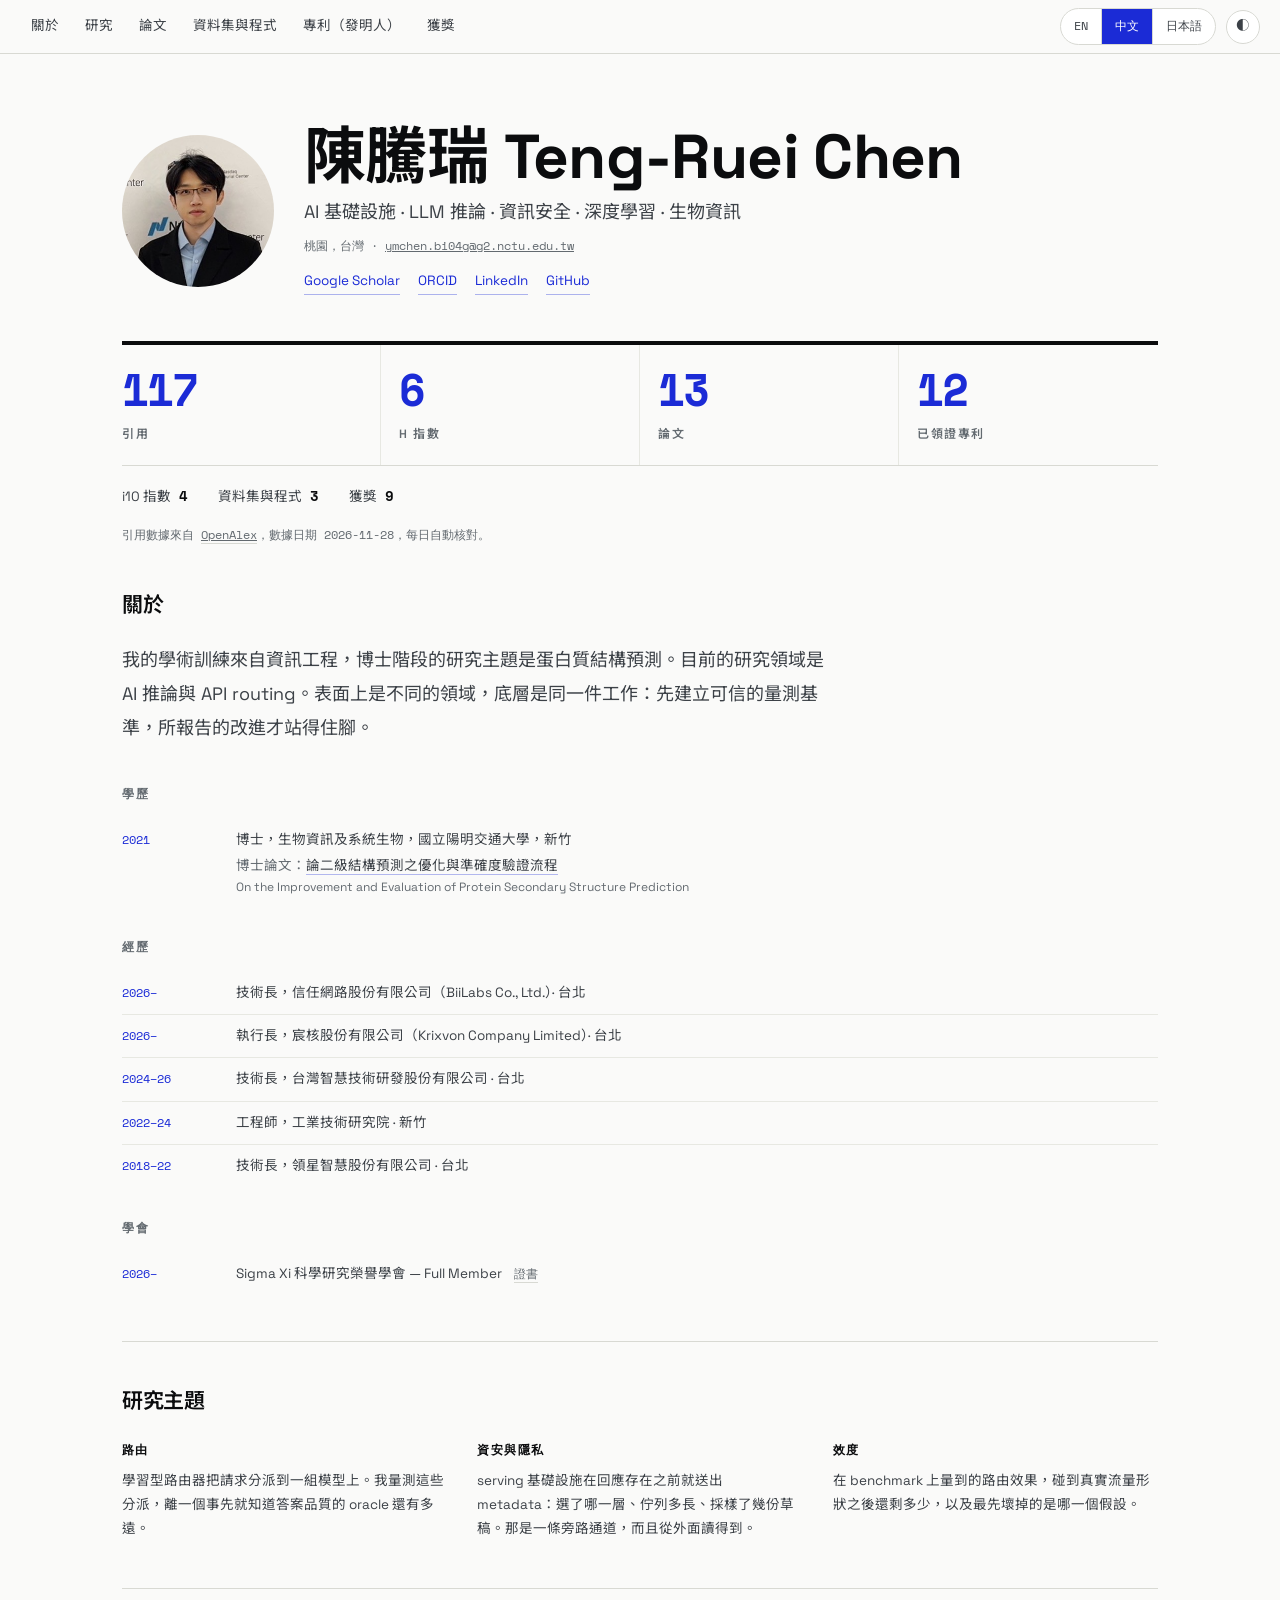
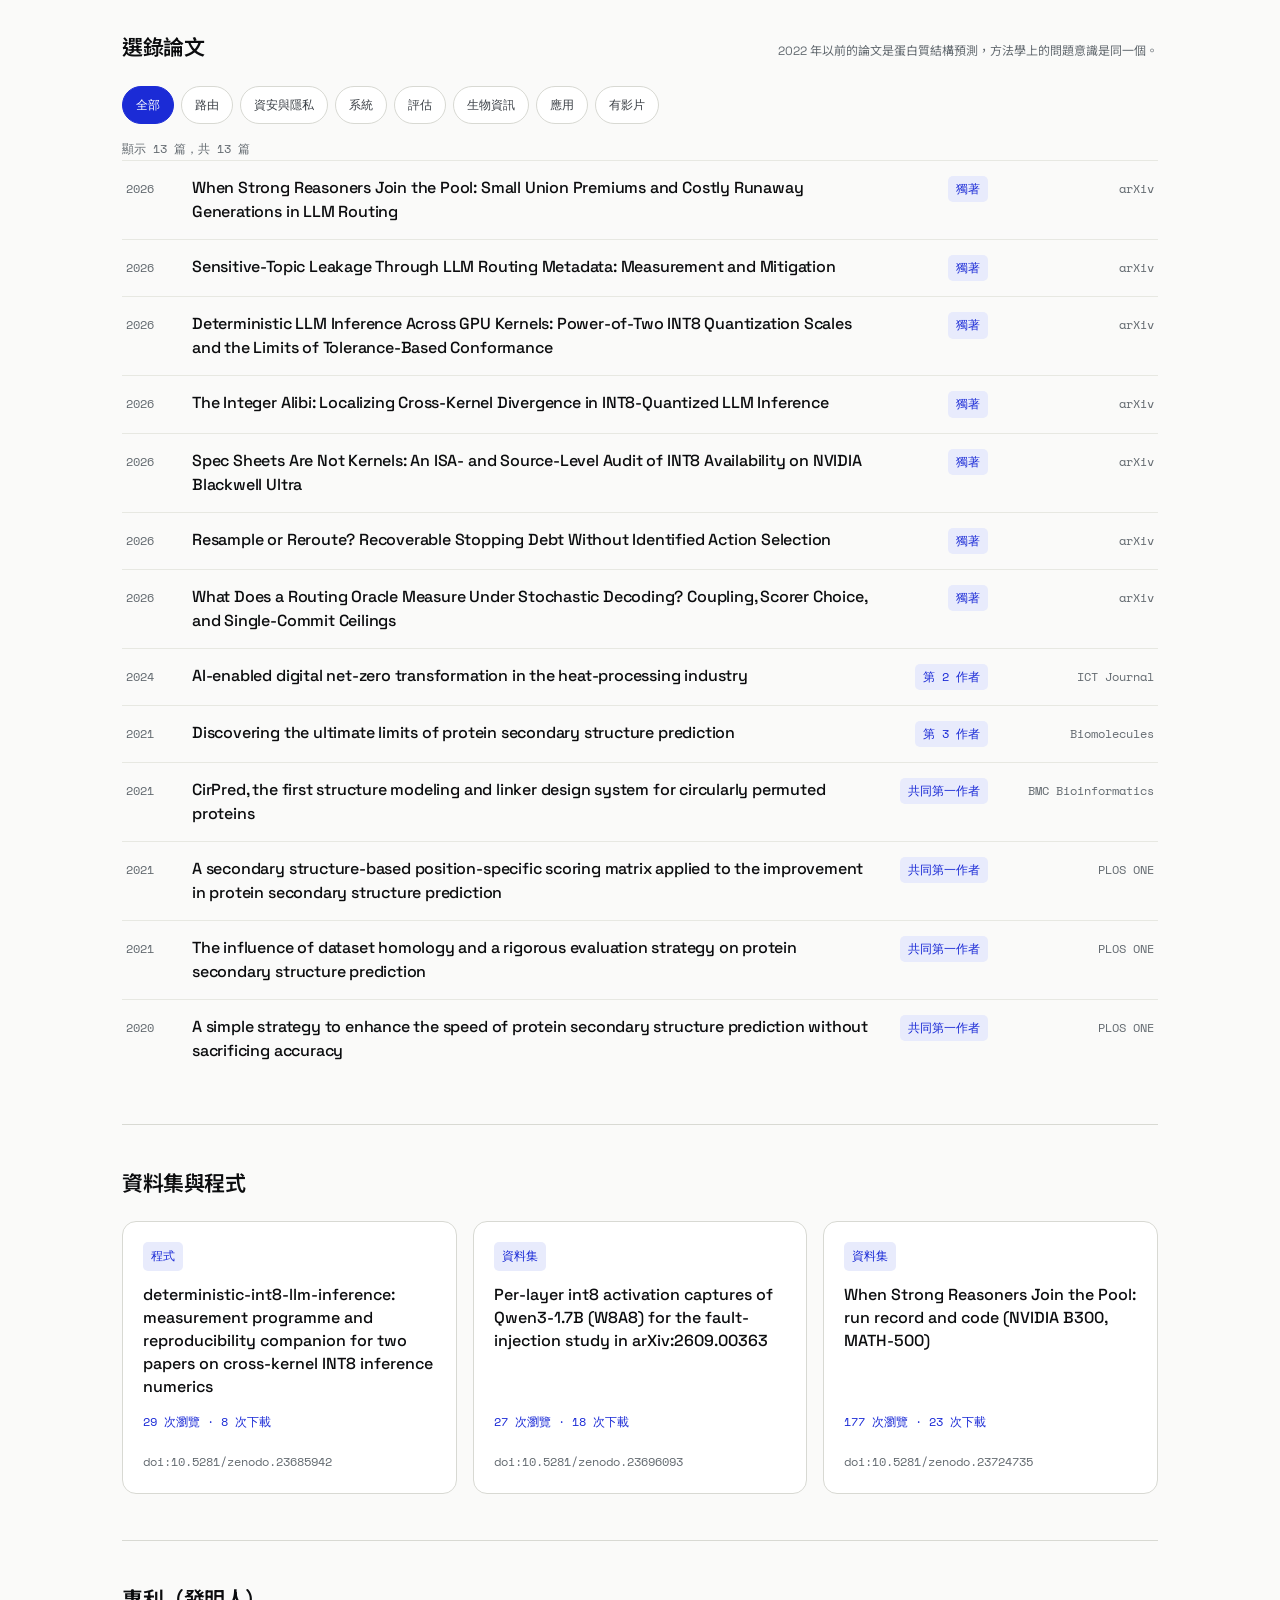
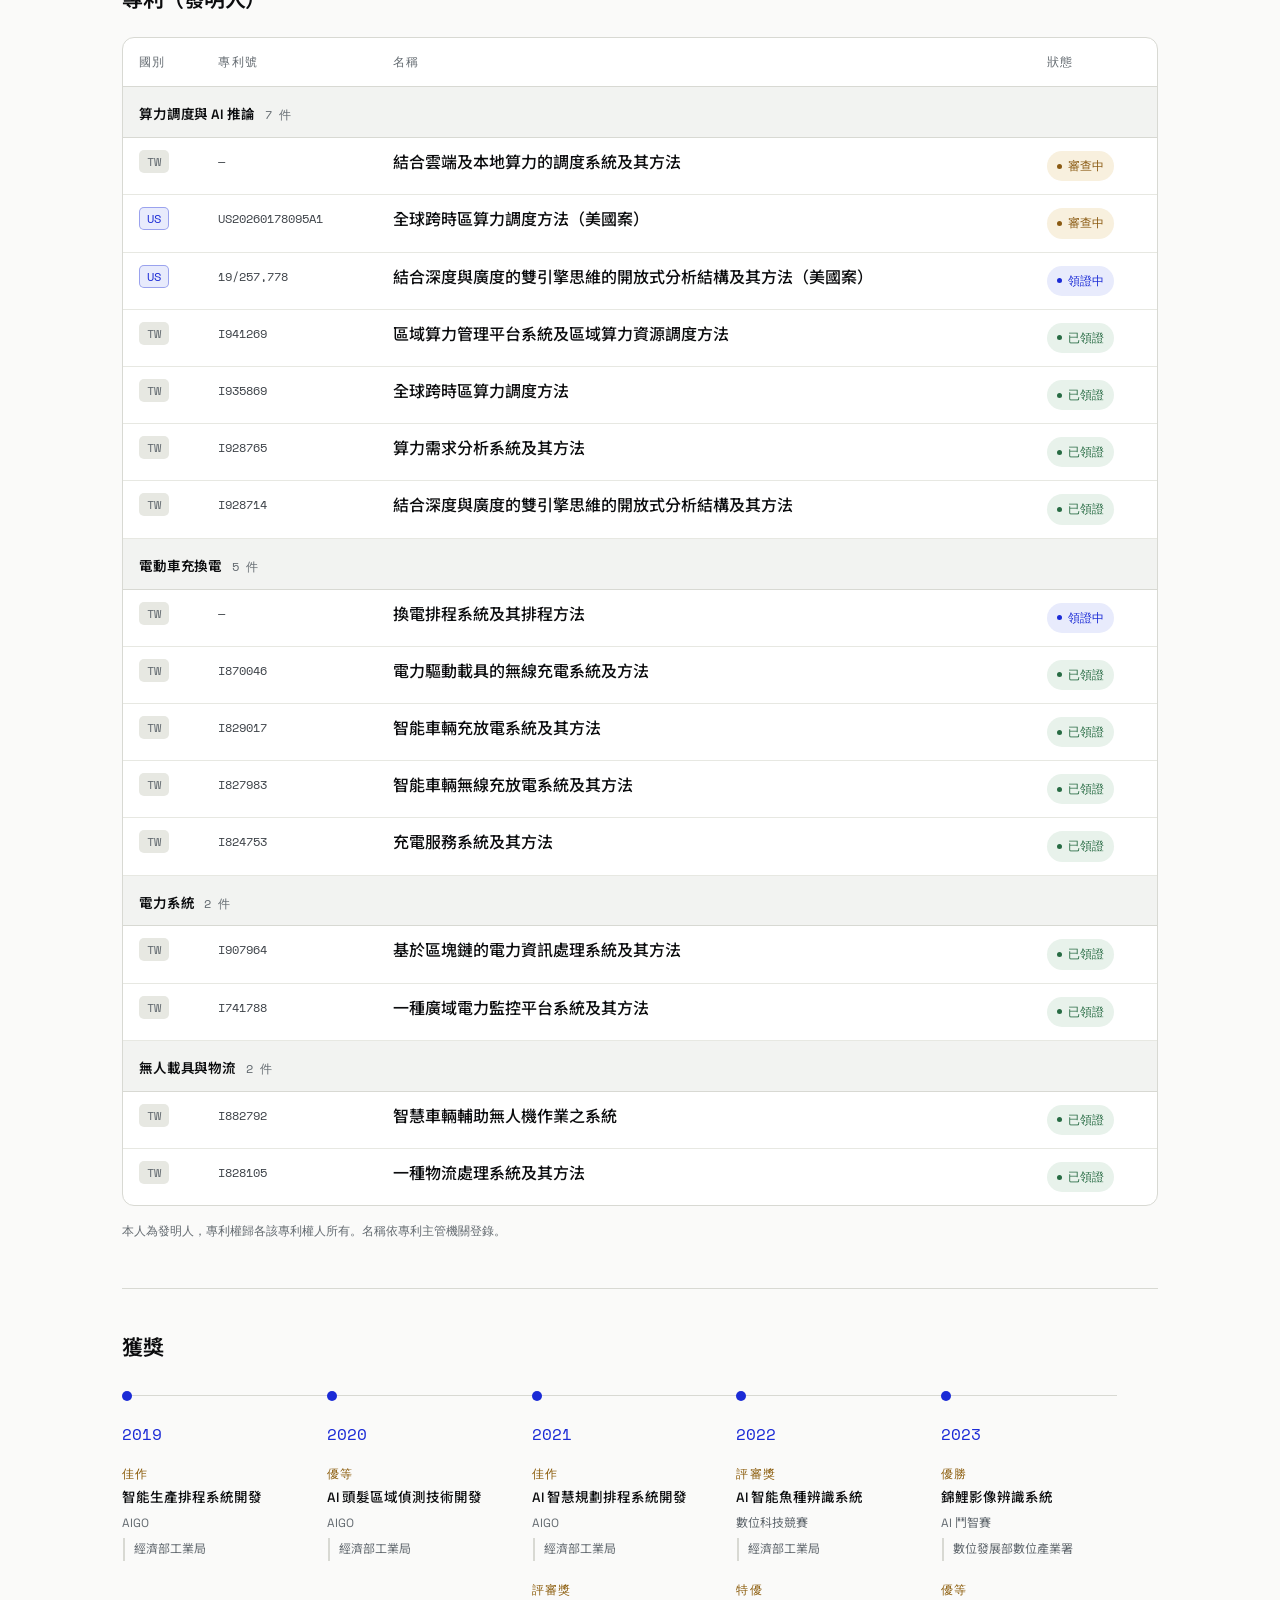
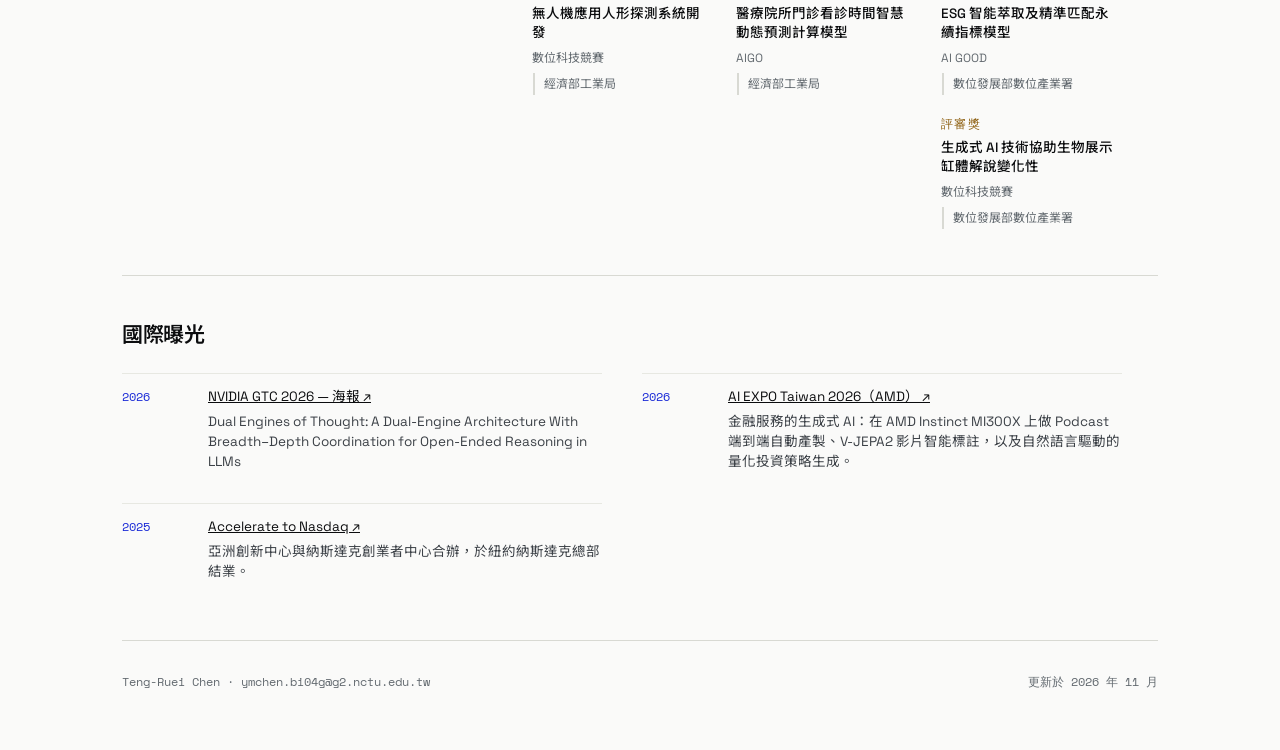
<file: zh/index.html>
<!doctype html>
<html lang="zh-Hant-TW">
<head>
<meta charset="utf-8">
<meta name="viewport" content="width=device-width, initial-scale=1, viewport-fit=cover">
<title>陳騰瑞 Teng-Ruei Chen — LLM 路由與推論量測</title>
<meta name="description" content="陳騰瑞，機器學習系統。LLM 路由、推論成本，以及它們底下的量測問題。">
<link rel="canonical" href="https://trchen.page/zh/">
<link rel="alternate" hreflang="en" href="https://trchen.page/"><link rel="alternate" hreflang="zh-Hant-TW" href="https://trchen.page/zh/"><link rel="alternate" hreflang="ja" href="https://trchen.page/ja/"><link rel="alternate" hreflang="x-default" href="https://trchen.page/">
<meta name="author" content="Teng-Ruei Chen">
<meta property="og:type" content="profile">
<meta property="og:site_name" content="Teng-Ruei Chen">
<meta property="og:url" content="https://trchen.page/zh/">
<meta property="og:locale" content="zh_TW">
<meta property="og:locale:alternate" content="en_US"><meta property="og:locale:alternate" content="ja_JP">
<meta property="og:title" content="陳騰瑞 Teng-Ruei Chen — LLM 路由與推論量測">
<meta property="og:description" content="陳騰瑞，機器學習系統。LLM 路由、推論成本，以及它們底下的量測問題。">
<meta property="og:image" content="https://trchen.page/og.png">
<meta property="og:image:width" content="1200">
<meta property="og:image:height" content="630">
<meta property="og:image:alt" content="陳騰瑞 Teng-Ruei Chen — LLM 路由與推論量測">
<meta name="twitter:card" content="summary_large_image">
<meta name="twitter:title" content="陳騰瑞 Teng-Ruei Chen — LLM 路由與推論量測">
<meta name="twitter:description" content="陳騰瑞，機器學習系統。LLM 路由、推論成本，以及它們底下的量測問題。">
<meta name="twitter:image" content="https://trchen.page/og.png">
<link rel="icon" href="../favicon.svg" type="image/svg+xml">
<link rel="icon" href="../favicon-96.png" sizes="96x96" type="image/png">
<link rel="apple-touch-icon" href="../apple-touch-icon.png">
<meta name="theme-color" content="#FAFAF9" media="(prefers-color-scheme: light)">
<meta name="theme-color" content="#16191A" media="(prefers-color-scheme: dark)">
<link rel="preconnect" href="https://fonts.googleapis.com"><link rel="preconnect" href="https://fonts.gstatic.com" crossorigin><link rel="stylesheet" href="https://fonts.googleapis.com/css2?family=Space+Grotesk:wght@400;500;600;700&family=Space+Mono:wght@400;700&family=Noto+Sans+TC:wght@400;500;700;900&display=swap">
<link rel="stylesheet" href="../assets/style.css?v=74166505">
</head>
<body>
<a class="skip" href="#about">跳到主要內容</a>
<header class="topbar">
  <nav class="topnav" aria-label="關於"><a href="#about">關於</a><a href="#research">研究</a><a href="#publications">論文</a><a href="#deposits">資料集與程式</a><a href="#patents">專利（發明人）</a><a href="#awards">獲獎</a></nav>
  <div class="topbar-r">
    <nav class="langs" aria-label="Language"><a href="../" hreflang="en">EN</a><a href="../zh/" hreflang="zh-Hant-TW" aria-current="page">中文</a><a href="../ja/" hreflang="ja">日本語</a></nav>
    <button class="themebtn" type="button" data-theme-toggle aria-label="深淺色">◐</button>
  </div>
</header>
<main class="page" id="main">
<header class="idblock">
  <img class="portrait" src="../portrait.png" alt="Teng-Ruei Chen" width="128" height="128">
  <div class="idtext">
    <h1>陳騰瑞 Teng-Ruei Chen</h1>
    <p class="fields">AI 基礎設施 · LLM 推論 · 資訊安全 · 深度學習 · 生物資訊</p>
    <p class="meta">桃園，台灣 · <a href="mailto:ymchen.bi04g@g2.nctu.edu.tw">ymchen.bi04g@g2.nctu.edu.tw</a></p>
    <nav class="idlinks" aria-label="Profiles"><a href="https://scholar.google.com/citations?user=PiuFUZ8AAAAJ" rel="me">Google Scholar</a><a href="https://orcid.org/0000-0001-8995-334X" rel="me">ORCID</a><a href="https://www.linkedin.com/in/luka-chen/" rel="me">LinkedIn</a><a href="https://github.com/luka-krixvon" rel="me">GitHub</a></nav>
  </div>
</header>
  <div class="col">
    <div class="kpi"><div class="kpi-main"><div><b>117</b><span>引用</span></div><div><b>6</b><span>h 指數</span></div><div><b>13</b><span>論文</span></div><div><b>12</b><span>已領證專利</span></div></div><div class="kpi-strip"><span>i10 指數<b>4</b></span><span>資料集與程式<b>3</b></span><span>獲獎<b>9</b></span></div><p class="kpi-src">引用數據來自 <a href="https://openalex.org/A5091465074">OpenAlex</a>，數據日期 2026-11-28，每日自動核對。</p></div>

    <section class="sec" id="about">
      <span class="eyebrow">關於</span>
      <p class="bio">我的學術訓練來自資訊工程，博士階段的研究主題是蛋白質結構預測。目前的研究領域是 AI 推論與 API routing。表面上是不同的領域，底層是同一件工作：先建立可信的量測基準，所報告的改進才站得住腳。</p>
      <div class="cv-grid cv-stack">
        <dl class="cv-group"><h3>學歷</h3><div class="cv-row"><dt>2021</dt><dd>博士，生物資訊及系統生物，國立陽明交通大學，新竹<span class="cv-sub">博士論文：<a href="https://thesis.lib.nycu.edu.tw/items/eef98ceb-ef34-44bf-a0e3-51872cca0d24">論二級結構預測之優化與準確度驗證流程</a><span class="cv-sub2">On the Improvement and Evaluation of Protein Secondary Structure Prediction</span></span></dd></div></dl>
        <dl class="cv-group"><h3>經歷</h3><div class="cv-row"><dt>2026–</dt><dd>技術長，信任網路股份有限公司（BiiLabs Co., Ltd.）· 台北</dd></div><div class="cv-row"><dt>2026–</dt><dd>執行長，宸核股份有限公司（Krixvon Company Limited）· 台北</dd></div><div class="cv-row"><dt>2024–26</dt><dd>技術長，台灣智慧技術研發股份有限公司 · 台北</dd></div><div class="cv-row"><dt>2022–24</dt><dd>工程師，工業技術研究院 · 新竹</dd></div><div class="cv-row"><dt>2018–22</dt><dd>技術長，領星智慧股份有限公司 · 台北</dd></div></dl>
        <dl class="cv-group"><h3>學會</h3><div class="cv-row"><dt>2026–</dt><dd>Sigma Xi 科學研究榮譽學會 — Full Member <a class="cv-proof" href="../sigma-xi-certificate.jpg">證書</a></dd></div></dl>
      </div>
    </section>

    <section class="sec" id="research">
      <span class="eyebrow">研究主題</span>
      <div class="inner-themes"><div class="theme-row"><h3>路由</h3><p>學習型路由器把請求分派到一組模型上。我量測這些分派，離一個事先就知道答案品質的 oracle 還有多遠。</p></div><div class="theme-row"><h3>資安與隱私</h3><p>serving 基礎設施在回應存在之前就送出 metadata：選了哪一層、佇列多長、採樣了幾份草稿。那是一條旁路通道，而且從外面讀得到。</p></div><div class="theme-row"><h3>效度</h3><p>在 benchmark 上量到的路由效果，碰到真實流量形狀之後還剩多少，以及最先壞掉的是哪一個假設。</p></div></div>
    </section>

    <section class="sec" id="publications">
      <div class="sec-head"><h2 class="big">選錄論文</h2><p>2022 年以前的論文是蛋白質結構預測，方法學上的問題意識是同一個。</p></div>
      <div class="filters"><button class="filt" type="button" data-filter="all" aria-pressed="true">全部</button><button class="filt" type="button" data-filter="routing" aria-pressed="false">路由</button><button class="filt" type="button" data-filter="privacy" aria-pressed="false">資安與隱私</button><button class="filt" type="button" data-filter="systems" aria-pressed="false">系統</button><button class="filt" type="button" data-filter="evaluation" aria-pressed="false">評估</button><button class="filt" type="button" data-filter="bioinformatics" aria-pressed="false">生物資訊</button><button class="filt" type="button" data-filter="applications" aria-pressed="false">應用</button><button class="filt" type="button" data-filter="video" aria-pressed="false">有影片</button></div>
      <p class="filt-note" data-filter-note data-tpl="顯示 {n} 篇，共 13 篇"></p>
      <ol>
        <li class="pub" data-topics="routing evaluation" data-video="0">
          <button class="pub-head" type="button" data-pubtoggle aria-expanded="false" aria-controls="pub-strong-reasoners">
            <span class="pub-y">2026</span>
            <span class="pub-ttl">When Strong Reasoners Join the Pool: Small Union Premiums and Costly Runaway Generations in LLM Routing</span>
            <span class="pub-role">獨著</span><span class="pub-src">arXiv</span>
          </button>
          <div class="pub-body" id="pub-strong-reasoners" hidden>
            
            <div class="pub-blurb"><p>Routing 的 benchmark 常用一種事後的 oracle：只要任何一個模型答對，這題就算解決。但在 stochastic decoding 下，這等於把兩件事混在一起——一個是挑定單一模型能達到的上限，另一個是多叫幾個模型、留下答對那份所多賺到的。後者在今天的 reasoning model 進場之後有多大，之前沒有人量過。我在一張 B300 上用固定的 protocol 量：MATH-500 全部 500 題，每題 30 個 seed，三個模型，共 45,000 筆評分結果。</p><p class="pub-contrib"><b>貢獻：</b>這個 premium 只有 0.2–0.6 個百分點，遠低於小模型上測到的 3.5。而且把其中一個小模型重抽三次，any-correct 的比例幾乎等於三個模型各叫一次。另外只有 31 份回應撞到長度上限，卻吃掉某個模型輸出長度平方成本的六成——所以 oracle gap 這個數字，一定要連同 pool、protocol、每格抽樣數和 decoding budget 一起報。</p></div>
            <div class="pub-meta">
            <p class="pub-a"><b>Teng-Ruei Chen</b></p>
            <p class="pub-v">arXiv:2611.04098 [cs.LG] · Nov 2026 · technical report, companion to arXiv:2607.03436</p>
            <div class="tags"><span class="tag">路由</span><span class="tag">評估</span></div>
            <div class="acts"><a href="https://arxiv.org/abs/2611.04098">Arxiv</a><a href="https://arxiv.org/pdf/2611.04098">Pdf</a></div>
            </div>
          </div>
        </li>
        <li class="pub" data-topics="privacy routing" data-video="0">
          <button class="pub-head" type="button" data-pubtoggle aria-expanded="false" aria-controls="pub-topic-leakage">
            <span class="pub-y">2026</span>
            <span class="pub-ttl">Sensitive-Topic Leakage Through LLM Routing Metadata: Measurement and Mitigation</span>
            <span class="pub-role">獨著</span><span class="pub-src">arXiv</span>
          </button>
          <div class="pub-body" id="pub-topic-leakage" hidden>
            
            <div class="pub-blurb"><p>LLM router 會依照你問什麼，決定要用便宜還是昂貴的模型。很多 gateway 就算把 content logging 關掉，還是會記下這個選擇——於是「選了哪個模型」本身就會洩漏話題。我用 170 萬筆真實對話（WildChat-1M、LMSYS-Chat-1M）量這條 channel，測了兩個 cost/quality router 和一個 domain router，調查 11 個系統的 logging 作法，並測試各種 defense。</p><p class="pub-contrib"><b>貢獻：</b>指出 routing log 是一條 side channel。依 category 做 length-matched parity 可以在真實流量上把差距消掉，RouterBench 上的代價最多 0.2 個百分點；而比較簡單的做法——per-conversation stickiness、per-user budget band、pooled parity——都擋不住。</p></div>
            <div class="pub-meta">
            <p class="pub-a"><b>Teng-Ruei Chen</b></p>
            <p class="pub-v">arXiv:2610.09981 [cs.CR] · Oct 2026</p>
            <div class="tags"><span class="tag">資安與隱私</span><span class="tag">路由</span></div>
            <div class="acts"><a href="https://arxiv.org/abs/2610.09981">Arxiv</a><a href="https://arxiv.org/pdf/2610.09981">Pdf</a></div>
            </div>
          </div>
        </li>
        <li class="pub" data-topics="systems evaluation" data-video="0">
          <button class="pub-head" type="button" data-pubtoggle aria-expanded="false" aria-controls="pub-deterministic-inference">
            <span class="pub-y">2026</span>
            <span class="pub-ttl">Deterministic LLM Inference Across GPU Kernels: Power-of-Two INT8 Quantization Scales and the Limits of Tolerance-Based Conformance</span>
            <span class="pub-role">獨著</span><span class="pub-src">arXiv</span>
          </button>
          <div class="pub-body" id="pub-deterministic-inference" hidden>
            
            <div class="pub-blurb"><p>量化 GEMM kernel 的 conformance suite，問的是兩個實作有沒有在 tolerance 內吻合。我問的是：這種測試到底抓得到什麼。我在參考的 INT8 pipeline 注入九種 fault，跨 8,232 個 layer×fault×regime，其中五種 epilogue fault 最多只讓輸出差一個 bfloat16 spacing——所以把 tolerance 設成一個 spacing，這一整類從定義上就測不到。</p><p class="pub-contrib"><b>貢獻：</b>給出一個可以直接部署的解法：把每個 weight scale 重新量化到最接近的 2 的次方，CUTLASS 和 Triton 就會在每一層 linear layer bitwise 一致（196/196、252/252），1.7B、8B、14B 產生的 token 序列也完全相同。另外釐清先前報告的 +157% perplexity 惡化，其實是 probe 改了 scale 卻沒有重新量化 weight 造成的，不是這個做法本身的問題。</p></div>
            <div class="pub-meta">
            <p class="pub-a"><b>Teng-Ruei Chen</b></p>
            <p class="pub-v">arXiv:2609.00363 [cs.LG] · Sep 2026</p>
            <div class="tags"><span class="tag">系統</span><span class="tag">評估</span></div>
            <div class="acts"><a href="https://arxiv.org/abs/2609.00363">Arxiv</a><a href="https://arxiv.org/pdf/2609.00363">Pdf</a></div>
            </div>
          </div>
        </li>
        <li class="pub" data-topics="systems" data-video="0">
          <button class="pub-head" type="button" data-pubtoggle aria-expanded="false" aria-controls="pub-integer-alibi">
            <span class="pub-y">2026</span>
            <span class="pub-ttl">The Integer Alibi: Localizing Cross-Kernel Divergence in INT8-Quantized LLM Inference</span>
            <span class="pub-role">獨著</span><span class="pub-src">arXiv</span>
          </button>
          <div class="pub-body" id="pub-integer-alibi" hidden>
            
            <div class="pub-blurb"><p>兩個實作同一套 scaled INT8 GEMM 介面的 kernel，一般被當成可以互換。我把其他條件全部固定——checkpoint、prompt、硬體、inference engine、decoding、量化設定——只換掉 INT8 linear kernel（CUTLASS 換成 Triton），結果端到端跑出來沒有任何一條序列是一樣的。而算術本身可以先排除：在已驗證不會 overflow 的前提下，INT32 的 dot product 是精確的，且與順序無關——這給了我一個乾淨的起點去定位差異到底從哪裡來。</p><p class="pub-contrib"><b>貢獻：</b>把差異定位在 accumulator 之後的 scale 套用與 output rounding。用 Qwen3-1.7B 與 8B 的每一層 linear layer（196 層、252 層）餵相同 operand 驗證，power-of-two scale 下輸出 bit-identical，與事前登記的預測清單完全吻合；同樣的介入也讓端到端恢復 bitwise 一致。</p></div>
            <div class="pub-meta">
            <p class="pub-a"><b>Teng-Ruei Chen</b></p>
            <p class="pub-v">arXiv:2608.13756 [cs.LG] · Aug 2026</p>
            <div class="tags"><span class="tag">系統</span></div>
            <div class="acts"><a href="https://arxiv.org/abs/2608.13756">Arxiv</a><a href="https://arxiv.org/pdf/2608.13756">Pdf</a></div>
            </div>
          </div>
        </li>
        <li class="pub" data-topics="systems" data-video="0">
          <button class="pub-head" type="button" data-pubtoggle aria-expanded="false" aria-controls="pub-spec-sheets">
            <span class="pub-y">2026</span>
            <span class="pub-ttl">Spec Sheets Are Not Kernels: An ISA- and Source-Level Audit of INT8 Availability on NVIDIA Blackwell Ultra</span>
            <span class="pub-role">獨著</span><span class="pub-src">arXiv</span>
          </button>
          <div class="pub-body" id="pub-spec-sheets" hidden>
            
            <div class="pub-blurb"><p>NVIDIA 規格書給 B300 的 FP8 對 INT8 tensor core 吞吐比大約是 30:1，而 H200 和 B200 都是 1:1。我沿著整個 stack 往下追這件事在實務上的意義：規格書、PTX ISA、NVIDIA 自己的 CUTLASS，以及兩個主要的開源 serving engine（vLLM 和 SGLang）。</p><p class="pub-contrib"><b>貢獻：</b>四層一致地、逐層把 INT8 支援抽掉，其中三層是 NVIDIA 自己的：PTX ISA 在 sm_103a 上沒有開放第五代 tensor core 的整數路徑，CUTLASS 的產生器直接跳過 103a 的 INT8，vLLM 在第一次 forward 就硬錯，SGLang 的 AOT INT8 停在 Sm90。結論是：一個量化格式能不能用，是整個 stack 的性質，不是模型或規格書的性質。</p></div>
            <div class="pub-meta">
            <p class="pub-a"><b>Teng-Ruei Chen</b></p>
            <p class="pub-v">arXiv:2608.11693 [cs.AR] · Aug 2026</p>
            <div class="tags"><span class="tag">系統</span></div>
            <div class="acts"><a href="https://arxiv.org/abs/2608.11693">Arxiv</a><a href="https://arxiv.org/pdf/2608.11693">Pdf</a></div>
            </div>
          </div>
        </li>
        <li class="pub" data-topics="routing" data-video="0">
          <button class="pub-head" type="button" data-pubtoggle aria-expanded="false" aria-controls="pub-resample-or-reroute">
            <span class="pub-y">2026</span>
            <span class="pub-ttl">Resample or Reroute? Recoverable Stopping Debt Without Identified Action Selection</span>
            <span class="pub-role">獨著</span><span class="pub-src">arXiv</span>
          </button>
          <div class="pub-body" id="pub-resample-or-reroute" hidden>
            
            <div class="pub-blurb"><p>當一個不夠強的 verifier 接受了 LLM 的回答，下一次呼叫可以 resample 同一個模型，也可以 reroute 到更強的。因為正確與否是看不見的，要選哪一個其實是 identification problem，不是調參。我排了三道 gate——recoverable stopping debt、雙向的 FIT action support、outcome-blind selector 的 held-out value——在固定的 152 題 MBPP+ 上逐一檢驗。</p><p class="pub-contrib"><b>貢獻：</b>證明 stopping debt 確實存在：一次 false-positive 的停止，會留下 +2.59 個百分點可以救回來的準確率。更重要的是釐清了這個決策需要什麼條件才能成立——並指出一個常被當成證據的統計量，其實不含任何 observable-history 的項，因此無法支撐這個判斷。</p></div>
            <div class="pub-meta">
            <p class="pub-a"><b>Teng-Ruei Chen</b></p>
            <p class="pub-v">arXiv:2607.08665 [cs.LG] · Jul 2026 · Research Square 10.21203/rs.3.rs-11021599/v1</p>
            <div class="tags"><span class="tag">路由</span></div>
            <div class="acts"><a href="https://arxiv.org/abs/2607.08665">Arxiv</a><a href="https://arxiv.org/pdf/2607.08665">Pdf</a></div>
            </div>
          </div>
        </li>
        <li class="pub" data-topics="routing evaluation" data-video="0">
          <button class="pub-head" type="button" data-pubtoggle aria-expanded="false" aria-controls="pub-routing-oracle">
            <span class="pub-y">2026</span>
            <span class="pub-ttl">What Does a Routing Oracle Measure Under Stochastic Decoding? Coupling, Scorer Choice, and Single-Commit Ceilings</span>
            <span class="pub-role">獨著</span><span class="pub-src">arXiv</span>
          </button>
          <div class="pub-body" id="pub-routing-oracle" hidden>
            
            <div class="pub-blurb"><p>Routing 的 benchmark 會拿兩種東西相比：一種是看到回答之前就得選定模型的 policy，另一種是事後只要有任何一份記錄下來的回答正確就算數的 oracle。在 stochastic decoding 下這是兩種不同的 decision class，而兩者的落差常被當成「routing 還有多少空間」。我用 11 個開源模型的凍結 correctness tensor、每個 query×model 格存 30 份回應，在 GSM8K、MATH-500 與 GPQA-Diamond 上做稽核。</p><p class="pub-contrib"><b>貢獻：</b>我證明這個落差所能識別的是一個區間而非單一數字：在相容的 coupling 之下，premium 為零始終是可能的。據此我給出一份解讀 oracle gap 的量測規約——要報這個數字，就必須連同 coupling、decision class、scorer、pool 與抽樣次數一起報。</p></div>
            <div class="pub-meta">
            <p class="pub-a"><b>Teng-Ruei Chen</b></p>
            <p class="pub-v">arXiv:2607.03436 [cs.LG] · Jul 2026</p>
            <div class="tags"><span class="tag">路由</span><span class="tag">評估</span></div>
            <div class="acts"><a href="https://arxiv.org/abs/2607.03436">Arxiv</a><a href="https://arxiv.org/pdf/2607.03436">Pdf</a></div>
            </div>
          </div>
        </li>
        <li class="pub" data-topics="applications" data-video="0">
          <button class="pub-head" type="button" data-pubtoggle aria-expanded="false" aria-controls="pub-net-zero">
            <span class="pub-y">2024</span>
            <span class="pub-ttl">AI-enabled digital net-zero transformation in the heat-processing industry</span>
            <span class="pub-role">第 2 作者</span><span class="pub-src">ICT Journal</span>
          </button>
          <div class="pub-body" id="pub-net-zero" hidden>
            
            <div class="pub-blurb"><p>熱處理是台灣耗能最高的傳統產業之一：加熱、保溫、熱逸散都在浪費能源。而排程長期靠人工先進先出，難以同時兼顧設備稼動率、交期與能耗。我們做的是一套 AI 排程系統，在接單前就先模擬排程，用 MCTS 估出交期並建議訂單要進哪一座爐；搭配一套 EMS，透過智慧電表與設備聯網即時監控用電，結合 ERP 資料算出每項產品的碳排。</p><p class="pub-contrib"><b>貢獻：</b>把先進先出的排程換成同時考慮能耗與交期的集中批次處理與階段性升降溫控制。文中報告導入後減碳超過 1,500 噸、節電超過 300 萬度。</p></div>
            <div class="pub-meta">
            <p class="pub-a">T.-C. Su, <b>Teng-Ruei Chen</b>, C.-W. Lin</p>
            <p class="pub-v">電腦與通訊 (ICT Journal, ITRI), no. 197, pp. 35–42 · Mar 2024</p>
            <div class="tags"><span class="tag">應用</span></div>
            <div class="acts"><a href="https://www.airitilibrary.com/Article/Detail/1019391x-N202404160003-00006">Airiti</a><a href="https://ictjournal.itri.org.tw/xcdoc/cont?xsmsid=0M236556470056558161&amp;sid=0O087553613072616728">Ict journal</a></div>
            </div>
          </div>
        </li>
        <li class="pub" data-topics="bioinformatics" data-video="0">
          <button class="pub-head" type="button" data-pubtoggle aria-expanded="false" aria-controls="pub-ultimate-limits">
            <span class="pub-y">2021</span>
            <span class="pub-ttl">Discovering the ultimate limits of protein secondary structure prediction</span>
            <span class="pub-role">第 3 作者</span><span class="pub-src">Biomolecules</span>
          </button>
          <div class="pub-body" id="pub-ultimate-limits" hidden>
            
            <div class="pub-blurb"><p>三態的 secondary structure prediction，六十年間從大約 56% 爬到 81%，之後就停在 81–86% 很久。1990 年代估出來的理論上限是 88%，這個數字長期被當成天花板。我用大規模的序列與結構分析重新估這個上限，順便把當時還沒人定出來的 segment-based 與八態預測的上限也估出來。</p><p class="pub-contrib"><b>貢獻：</b>三態的上限重新估為約 92%，比長期以來認定的高 4–5 個百分點；八態估為 84–87%。也就是說空間還在，而且現在有一個可以瞄準的數字。</p></div>
            <div class="pub-meta">
            <p class="pub-a">C.-T. Ho, Y.-W. Huang, <b>Teng-Ruei Chen</b>, C.-H. Lo, W.-C. Lo</p>
            <p class="pub-v">Biomolecules, vol. 11, no. 11, 1627 · Nov 2021 · IF 4.88 · doi:10.3390/biom11111627</p>
            <div class="tags"><span class="tag">生物資訊</span></div>
            <div class="acts"><a href="https://doi.org/10.3390/biom11111627">Doi</a></div>
            </div>
          </div>
        </li>
        <li class="pub" data-topics="bioinformatics" data-video="0">
          <button class="pub-head" type="button" data-pubtoggle aria-expanded="false" aria-controls="pub-cirpred">
            <span class="pub-y">2021</span>
            <span class="pub-ttl">CirPred, the first structure modeling and linker design system for circularly permuted proteins</span>
            <span class="pub-role">共同第一作者</span><span class="pub-src">BMC Bioinformatics</span>
          </button>
          <div class="pub-body" id="pub-cirpred" hidden>
            
            <div class="pub-blurb"><p>Circular permutation 是把蛋白質原本的兩端接起來，再從別的位置切出新的兩端。它在蛋白質工程上很有用，但實作成本高——要做出能用的設計還是得反覆試誤，而且沒有建模工具處理得了這種重排。CirPred 可以預測 circularly permuted protein 的結構，並設計接起原本兩端的 linker。</p><p class="pub-contrib"><b>貢獻：</b>第一個同時能做 circularly-permuted 與傳統 co-linear 建模的系統，linker 設計達到 subangstrom 精度。即使 permutant 與原生蛋白質的 sequence identity 很低，或因為 3D domain swapping 而摺成不同構型，它仍然成立；也能辨識出 CP 誘發的 domain swapping。</p></div>
            <div class="pub-meta">
            <p class="pub-a"><b>Teng-Ruei Chen</b><sup>†</sup>, Y.-C. Lin<sup>†</sup>, Y.-W. Huang, C.-C. Chen, W.-C. Lo</p><p class="pub-cofirst">† 共同第一作者</p>
            <p class="pub-v">BMC Bioinformatics, vol. 22, no. S10, 494 · Oct 2021 · IF 3.17 · doi:10.1186/s12859-021-04403-1</p>
            <div class="tags"><span class="tag">生物資訊</span></div>
            <div class="acts"><a href="https://doi.org/10.1186/s12859-021-04403-1">Doi</a></div>
            </div>
          </div>
        </li>
        <li class="pub" data-topics="bioinformatics" data-video="0">
          <button class="pub-head" type="button" data-pubtoggle aria-expanded="false" aria-controls="pub-ss-pssm">
            <span class="pub-y">2021</span>
            <span class="pub-ttl">A secondary structure-based position-specific scoring matrix applied to the improvement in protein secondary structure prediction</span>
            <span class="pub-role">共同第一作者</span><span class="pub-src">PLOS ONE</span>
          </button>
          <div class="pub-body" id="pub-ss-pssm" hidden>
            
            <div class="pub-blurb"><p>Secondary structure prediction 停了一段時間，而大部分的力氣都花在 machine learning 演算法上。我換了一個方向：與其繼續調演算法，不如換掉餵進去的東西。我提出以 secondary structure element 為基礎的 PSSM（SSE-PSSM），取代傳統以 amino acid 為基礎的 PSSM。驗證用的是嚴格的 independent test，training 與 testing 的 sequence identity 低於 25%。</p><p class="pub-contrib"><b>貢獻：</b>SSE-PSSM 在每一組實驗都贏過傳統的 amino acid PSSM；兩者合併之後，既有方法的三態與八態準確率平均各提升 2.0 與 5.2 個百分點。這個增益來自換掉餵給模型看的東西，不是換掉模型怎麼學。</p></div>
            <div class="pub-meta">
            <p class="pub-a"><b>Teng-Ruei Chen</b><sup>†</sup>, S.-H. Juan<sup>†</sup>, Y.-W. Huang, Y.-C. Lin, W.-C. Lo</p><p class="pub-cofirst">† 共同第一作者</p>
            <p class="pub-v">PLOS ONE, vol. 16, no. 7, e0255076 · Jul 2021 · IF 3.24 · doi:10.1371/journal.pone.0255076</p>
            <div class="tags"><span class="tag">生物資訊</span></div>
            <div class="acts"><a href="https://doi.org/10.1371/journal.pone.0255076">Doi</a></div>
            </div>
          </div>
        </li>
        <li class="pub" data-topics="bioinformatics evaluation" data-video="0">
          <button class="pub-head" type="button" data-pubtoggle aria-expanded="false" aria-controls="pub-dataset-homology">
            <span class="pub-y">2021</span>
            <span class="pub-ttl">The influence of dataset homology and a rigorous evaluation strategy on protein secondary structure prediction</span>
            <span class="pub-role">共同第一作者</span><span class="pub-src">PLOS ONE</span>
          </button>
          <div class="pub-body" id="pub-dataset-homology" hidden>
            
            <div class="pub-blurb"><p>Secondary structure prediction 報告出來的準確率，取決於 training、testing、independent test 這幾組資料彼此之間的 homology——而這件事一直沒有被仔細檢查過。我設計了很多種不同的 homology 配置，各自訓練與評估，用隨機抽樣重複多次，最後再用當時最好的方法在大規模資料上驗證結論。</p><p class="pub-contrib"><b>貢獻：</b>和長期以來的假設相反：各組 query dataset 之間的 homology 幾乎不影響準確率。真正會讓準確率被高估的，是資料集內部或彼此之間的 redundancy。這個結果把會影響的 homology 和不會影響的分開——而評估要先把這件事做對，報出來的進步才可信。</p></div>
            <div class="pub-meta">
            <p class="pub-a"><b>Teng-Ruei Chen</b><sup>†</sup>, C.-H. Lo<sup>†</sup>, S.-H. Juan, W.-C. Lo</p><p class="pub-cofirst">† 共同第一作者</p>
            <p class="pub-v">PLOS ONE, vol. 16, no. 7, e0254555 · Jul 2021 · IF 3.24 · doi:10.1371/journal.pone.0254555</p>
            <div class="tags"><span class="tag">生物資訊</span><span class="tag">評估</span></div>
            <div class="acts"><a href="https://doi.org/10.1371/journal.pone.0254555">Doi</a></div>
            </div>
          </div>
        </li>
        <li class="pub" data-topics="bioinformatics" data-video="0">
          <button class="pub-head" type="button" data-pubtoggle aria-expanded="false" aria-controls="pub-speed-strategy">
            <span class="pub-y">2020</span>
            <span class="pub-ttl">A simple strategy to enhance the speed of protein secondary structure prediction without sacrificing accuracy</span>
            <span class="pub-role">共同第一作者</span><span class="pub-src">PLOS ONE</span>
          </button>
          <div class="pub-body" id="pub-speed-strategy" hidden>
            
            <div class="pub-blurb"><p>當時 secondary structure prediction 的準確率已經在 80% 以上，但它要搜的序列資料庫長得太大，跑一次很慢。我針對這個成本測了兩個想法：用隨機抽樣把目標資料庫縮小，以及把資料庫內部的 sequence identity 壓低。</p><p class="pub-contrib"><b>貢獻：</b>縮小資料庫可以大幅省時，準確率只掉一點點；壓低 sequence identity 反而讓準確率上升。兩者合起來，在 2018 年的 UniRef90 上約快 20 倍而準確率不變。文中也用 Shannon entropy 解釋了 PSSM 品質與準確率之間的關係，並把縮減後的資料庫公開。</p></div>
            <div class="pub-meta">
            <p class="pub-a">S.-H. Juan<sup>†</sup>, <b>Teng-Ruei Chen</b><sup>†</sup>, W.-C. Lo</p><p class="pub-cofirst">† 共同第一作者</p>
            <p class="pub-v">PLOS ONE, vol. 15, no. 6, e0235153 · Jun 2020 · IF 3.24 · doi:10.1371/journal.pone.0235153</p>
            <div class="tags"><span class="tag">生物資訊</span></div>
            <div class="acts"><a href="https://doi.org/10.1371/journal.pone.0235153">Doi</a></div>
            </div>
          </div>
        </li>
      </ol>
    </section>

    <section class="sec" id="deposits">
      <div class="sec-head"><h2 class="big">資料集與程式</h2></div>
      <div class="dep-grid"><a class="dep" href="https://doi.org/10.5281/zenodo.23685942"><span class="jur">程式</span><span class="dep-t">deterministic-int8-llm-inference: measurement programme and reproducibility companion for two papers on cross-kernel INT8 inference numerics</span><span class="dep-stat">29 次瀏覽 · 8 次下載</span><span class="t-doi">doi:10.5281/zenodo.23685942</span></a><a class="dep" href="https://doi.org/10.5281/zenodo.23696093"><span class="jur">資料集</span><span class="dep-t">Per-layer int8 activation captures of Qwen3-1.7B (W8A8) for the fault-injection study in arXiv:2609.00363</span><span class="dep-stat">27 次瀏覽 · 18 次下載</span><span class="t-doi">doi:10.5281/zenodo.23696093</span></a><a class="dep" href="https://doi.org/10.5281/zenodo.23724735"><span class="jur">資料集</span><span class="dep-t">When Strong Reasoners Join the Pool: run record and code (NVIDIA B300, MATH-500)</span><span class="dep-stat">177 次瀏覽 · 23 次下載</span><span class="t-doi">doi:10.5281/zenodo.23724735</span></a></div>
    </section>

    <section class="sec" id="patents">
      <div class="sec-head"><h2 class="big">專利（發明人）</h2></div>
      <div class="tablewrap"><table>
        <thead><tr><th>國別</th><th>專利號</th><th>名稱</th><th>狀態</th></tr></thead>
        <tbody><tr class="grp"><td colspan="4"><b>算力調度與 AI 推論</b><span>7 件</span></td></tr><tr><td class="t-no"><span class="jur jur-tw">TW</span></td><td class="t-no">—</td><td class="t-ttl">結合雲端及本地算力的調度系統及其方法</td><td><span class="badge b-wait"><i></i>審查中</span></td></tr><tr><td class="t-no"><span class="jur jur-us">US</span></td><td class="t-no">US20260178095A1</td><td class="t-ttl">全球跨時區算力調度方法（美國案）</td><td><span class="badge b-wait"><i></i>審查中</span></td></tr><tr><td class="t-no"><span class="jur jur-us">US</span></td><td class="t-no">19/257,778</td><td class="t-ttl">結合深度與廣度的雙引擎思維的開放式分析結構及其方法（美國案）</td><td><span class="badge b-mid"><i></i>領證中</span></td></tr><tr><td class="t-no"><span class="jur jur-tw">TW</span></td><td class="t-no">I941269</td><td class="t-ttl">區域算力管理平台系統及區域算力資源調度方法</td><td><span class="badge b-ok"><i></i>已領證</span></td></tr><tr><td class="t-no"><span class="jur jur-tw">TW</span></td><td class="t-no">I935869</td><td class="t-ttl">全球跨時區算力調度方法</td><td><span class="badge b-ok"><i></i>已領證</span></td></tr><tr><td class="t-no"><span class="jur jur-tw">TW</span></td><td class="t-no">I928765</td><td class="t-ttl">算力需求分析系統及其方法</td><td><span class="badge b-ok"><i></i>已領證</span></td></tr><tr><td class="t-no"><span class="jur jur-tw">TW</span></td><td class="t-no">I928714</td><td class="t-ttl">結合深度與廣度的雙引擎思維的開放式分析結構及其方法</td><td><span class="badge b-ok"><i></i>已領證</span></td></tr><tr class="grp"><td colspan="4"><b>電動車充換電</b><span>5 件</span></td></tr><tr><td class="t-no"><span class="jur jur-tw">TW</span></td><td class="t-no">—</td><td class="t-ttl">換電排程系統及其排程方法</td><td><span class="badge b-mid"><i></i>領證中</span></td></tr><tr><td class="t-no"><span class="jur jur-tw">TW</span></td><td class="t-no">I870046</td><td class="t-ttl">電力驅動載具的無線充電系統及方法</td><td><span class="badge b-ok"><i></i>已領證</span></td></tr><tr><td class="t-no"><span class="jur jur-tw">TW</span></td><td class="t-no">I829017</td><td class="t-ttl">智能車輛充放電系統及其方法</td><td><span class="badge b-ok"><i></i>已領證</span></td></tr><tr><td class="t-no"><span class="jur jur-tw">TW</span></td><td class="t-no">I827983</td><td class="t-ttl">智能車輛無線充放電系統及其方法</td><td><span class="badge b-ok"><i></i>已領證</span></td></tr><tr><td class="t-no"><span class="jur jur-tw">TW</span></td><td class="t-no">I824753</td><td class="t-ttl">充電服務系統及其方法</td><td><span class="badge b-ok"><i></i>已領證</span></td></tr><tr class="grp"><td colspan="4"><b>電力系統</b><span>2 件</span></td></tr><tr><td class="t-no"><span class="jur jur-tw">TW</span></td><td class="t-no">I907964</td><td class="t-ttl">基於區塊鏈的電力資訊處理系統及其方法</td><td><span class="badge b-ok"><i></i>已領證</span></td></tr><tr><td class="t-no"><span class="jur jur-tw">TW</span></td><td class="t-no">I741788</td><td class="t-ttl">一種廣域電力監控平台系統及其方法</td><td><span class="badge b-ok"><i></i>已領證</span></td></tr><tr class="grp"><td colspan="4"><b>無人載具與物流</b><span>2 件</span></td></tr><tr><td class="t-no"><span class="jur jur-tw">TW</span></td><td class="t-no">I882792</td><td class="t-ttl">智慧車輛輔助無人機作業之系統</td><td><span class="badge b-ok"><i></i>已領證</span></td></tr><tr><td class="t-no"><span class="jur jur-tw">TW</span></td><td class="t-no">I828105</td><td class="t-ttl">一種物流處理系統及其方法</td><td><span class="badge b-ok"><i></i>已領證</span></td></tr></tbody>
      </table></div>
      <p class="filt-note">本人為發明人，專利權歸各該專利權人所有。名稱依專利主管機關登錄。</p>
    </section>

    <section class="sec" id="awards">
      <div class="sec-head"><h2 class="big">獲獎</h2></div>
      <div class="road" style="--road-cols:5"><div class="road-y"><span class="road-node"></span><span class="road-year">2019</span><ul><li><span class="aw-win">佳作</span><b>智能生產排程系統開發</b><span class="aw-comp">AIGO</span><span class="aw-org">經濟部工業局</span></li></ul></div><div class="road-y"><span class="road-node"></span><span class="road-year">2020</span><ul><li><span class="aw-win">優等</span><b>AI 頭髮區域偵測技術開發</b><span class="aw-comp">AIGO</span><span class="aw-org">經濟部工業局</span></li></ul></div><div class="road-y"><span class="road-node"></span><span class="road-year">2021</span><ul><li><span class="aw-win">佳作</span><b>AI 智慧規劃排程系統開發</b><span class="aw-comp">AIGO</span><span class="aw-org">經濟部工業局</span></li><li><span class="aw-win">評審獎</span><b>無人機應用人形探測系統開發</b><span class="aw-comp">數位科技競賽</span><span class="aw-org">經濟部工業局</span></li></ul></div><div class="road-y"><span class="road-node"></span><span class="road-year">2022</span><ul><li><span class="aw-win">評審獎</span><b>AI 智能魚種辨識系統</b><span class="aw-comp">數位科技競賽</span><span class="aw-org">經濟部工業局</span></li><li><span class="aw-win">特優</span><b>醫療院所門診看診時間智慧動態預測計算模型</b><span class="aw-comp">AIGO</span><span class="aw-org">經濟部工業局</span></li></ul></div><div class="road-y"><span class="road-node"></span><span class="road-year">2023</span><ul><li><span class="aw-win">優勝</span><b>錦鯉影像辨識系統</b><span class="aw-comp">AI 鬥智賽</span><span class="aw-org">數位發展部數位產業署</span></li><li><span class="aw-win">優等</span><b>ESG 智能萃取及精準匹配永續指標模型</b><span class="aw-comp">AI GOOD</span><span class="aw-org">數位發展部數位產業署</span></li><li><span class="aw-win">評審獎</span><b>生成式 AI 技術協助生物展示缸體解說變化性</b><span class="aw-comp">數位科技競賽</span><span class="aw-org">數位發展部數位產業署</span></li></ul></div></div>
    </section>

    <section class="sec" id="appearances">
      <div class="sec-head"><h2 class="big">國際曝光</h2></div>
      <div class="app-list"><div class="svc"><dt>2026</dt><dd><a href="https://www.nvidia.com/gtc/session-catalog/sessions/gtc26-p81053/">NVIDIA GTC 2026 — 海報 ↗</a><span class="app-title">Dual Engines of Thought: A Dual-Engine Architecture With Breadth–Depth Coordination for Open-Ended Reasoning in LLMs</span></dd></div><div class="svc"><dt>2026</dt><dd><a href="https://www.aita.org.tw/News/news_more?id=393e08bd3e644c54af5fb8a0a1663b21">AI EXPO Taiwan 2026（AMD） ↗</a><span class="app-title">金融服務的生成式 AI：在 AMD Instinct MI300X 上做 Podcast 端到端自動產製、V-JEPA2 影片智能標註，以及自然語言驅動的量化投資策略生成。</span></dd></div><div class="svc"><dt>2025</dt><dd><a href="https://finance.ettoday.net/news/2994124">Accelerate to Nasdaq ↗</a><span class="app-title">亞洲創新中心與納斯達克創業者中心合辦，於紐約納斯達克總部結業。</span></dd></div></div>
    </section>

    <footer class="site">
      <span>Teng-Ruei Chen · ymchen.bi04g@g2.nctu.edu.tw</span>
      <span>更新於 2026 年 11 月</span>
    </footer>
  </div>
</main>
<script type="application/ld+json">
{
 "@context": "https://schema.org",
 "@graph": [
  {
   "@type": "Person",
   "@id": "https://trchen.page/#person",
   "name": "Teng-Ruei Chen",
   "url": "https://trchen.page/zh/",
   "email": "mailto:ymchen.bi04g@g2.nctu.edu.tw",
   "jobTitle": "AI 基礎設施 · LLM 推論 · 資訊安全 · 深度學習 · 生物資訊",
   "description": "我的學術訓練來自資訊工程，博士階段的研究主題是蛋白質結構預測。目前的研究領域是 AI 推論與 API routing。表面上是不同的領域，底層是同一件工作：先建立可信的量測基準，所報告的改進才站得住腳。",
   "alumniOf": [
    {
     "@type": "CollegeOrUniversity",
     "name": "National Yang Ming Chiao Tung University"
    }
   ],
   "worksFor": [
    {
     "@type": "Organization",
     "name": "Krixvon Company Limited"
    },
    {
     "@type": "Organization",
     "name": "BiiLabs Co., Ltd."
    }
   ],
   "alternateName": "陳騰瑞",
   "image": "https://trchen.page/portrait.png",
   "knowsAbout": [
    "路由",
    "系統",
    "評估",
    "LLM agent",
    "生物資訊",
    "應用",
    "資安與隱私"
   ],
   "sameAs": [
    "https://scholar.google.com/citations?user=PiuFUZ8AAAAJ",
    "https://orcid.org/0000-0001-8995-334X",
    "https://github.com/luka-krixvon",
    "https://www.linkedin.com/in/luka-chen/"
   ]
  },
  {
   "@type": "ScholarlyArticle",
   "@id": "https://trchen.page/#strong-reasoners",
   "headline": "When Strong Reasoners Join the Pool: Small Union Premiums and Costly Runaway Generations in LLM Routing",
   "name": "When Strong Reasoners Join the Pool: Small Union Premiums and Costly Runaway Generations in LLM Routing",
   "datePublished": "2026",
   "inLanguage": "en",
   "author": [
    {
     "@type": "Person",
     "@id": "https://trchen.page/#person",
     "name": "Teng-Ruei Chen"
    }
   ],
   "publication": {
    "@type": "PublicationEvent",
    "name": "arXiv:2611.04098 [cs.LG] · Nov 2026 · technical report, companion to arXiv:2607.03436"
   },
   "url": "https://arxiv.org/abs/2611.04098",
   "sameAs": [
    "https://arxiv.org/abs/2611.04098",
    "https://arxiv.org/pdf/2611.04098"
   ],
   "identifier": "arXiv:2611.04098"
  },
  {
   "@type": "ScholarlyArticle",
   "@id": "https://trchen.page/#topic-leakage",
   "headline": "Sensitive-Topic Leakage Through LLM Routing Metadata: Measurement and Mitigation",
   "name": "Sensitive-Topic Leakage Through LLM Routing Metadata: Measurement and Mitigation",
   "datePublished": "2026",
   "inLanguage": "en",
   "author": [
    {
     "@type": "Person",
     "@id": "https://trchen.page/#person",
     "name": "Teng-Ruei Chen"
    }
   ],
   "publication": {
    "@type": "PublicationEvent",
    "name": "arXiv:2610.09981 [cs.CR] · Oct 2026"
   },
   "url": "https://arxiv.org/abs/2610.09981",
   "sameAs": [
    "https://arxiv.org/abs/2610.09981",
    "https://arxiv.org/pdf/2610.09981"
   ],
   "identifier": "arXiv:2610.09981"
  },
  {
   "@type": "ScholarlyArticle",
   "@id": "https://trchen.page/#deterministic-inference",
   "headline": "Deterministic LLM Inference Across GPU Kernels: Power-of-Two INT8 Quantization Scales and the Limits of Tolerance-Based Conformance",
   "name": "Deterministic LLM Inference Across GPU Kernels: Power-of-Two INT8 Quantization Scales and the Limits of Tolerance-Based Conformance",
   "datePublished": "2026",
   "inLanguage": "en",
   "author": [
    {
     "@type": "Person",
     "@id": "https://trchen.page/#person",
     "name": "Teng-Ruei Chen"
    }
   ],
   "publication": {
    "@type": "PublicationEvent",
    "name": "arXiv:2609.00363 [cs.LG] · Sep 2026"
   },
   "url": "https://arxiv.org/abs/2609.00363",
   "sameAs": [
    "https://arxiv.org/abs/2609.00363",
    "https://arxiv.org/pdf/2609.00363"
   ],
   "identifier": "arXiv:2609.00363"
  },
  {
   "@type": "ScholarlyArticle",
   "@id": "https://trchen.page/#integer-alibi",
   "headline": "The Integer Alibi: Localizing Cross-Kernel Divergence in INT8-Quantized LLM Inference",
   "name": "The Integer Alibi: Localizing Cross-Kernel Divergence in INT8-Quantized LLM Inference",
   "datePublished": "2026",
   "inLanguage": "en",
   "author": [
    {
     "@type": "Person",
     "@id": "https://trchen.page/#person",
     "name": "Teng-Ruei Chen"
    }
   ],
   "publication": {
    "@type": "PublicationEvent",
    "name": "arXiv:2608.13756 [cs.LG] · Aug 2026"
   },
   "url": "https://arxiv.org/abs/2608.13756",
   "sameAs": [
    "https://arxiv.org/abs/2608.13756",
    "https://arxiv.org/pdf/2608.13756"
   ],
   "identifier": "arXiv:2608.13756"
  },
  {
   "@type": "ScholarlyArticle",
   "@id": "https://trchen.page/#spec-sheets",
   "headline": "Spec Sheets Are Not Kernels: An ISA- and Source-Level Audit of INT8 Availability on NVIDIA Blackwell Ultra",
   "name": "Spec Sheets Are Not Kernels: An ISA- and Source-Level Audit of INT8 Availability on NVIDIA Blackwell Ultra",
   "datePublished": "2026",
   "inLanguage": "en",
   "author": [
    {
     "@type": "Person",
     "@id": "https://trchen.page/#person",
     "name": "Teng-Ruei Chen"
    }
   ],
   "publication": {
    "@type": "PublicationEvent",
    "name": "arXiv:2608.11693 [cs.AR] · Aug 2026"
   },
   "url": "https://arxiv.org/abs/2608.11693",
   "sameAs": [
    "https://arxiv.org/abs/2608.11693",
    "https://arxiv.org/pdf/2608.11693"
   ],
   "identifier": "arXiv:2608.11693"
  },
  {
   "@type": "ScholarlyArticle",
   "@id": "https://trchen.page/#resample-or-reroute",
   "headline": "Resample or Reroute? Recoverable Stopping Debt Without Identified Action Selection",
   "name": "Resample or Reroute? Recoverable Stopping Debt Without Identified Action Selection",
   "datePublished": "2026",
   "inLanguage": "en",
   "author": [
    {
     "@type": "Person",
     "@id": "https://trchen.page/#person",
     "name": "Teng-Ruei Chen"
    }
   ],
   "publication": {
    "@type": "PublicationEvent",
    "name": "arXiv:2607.08665 [cs.LG] · Jul 2026 · Research Square 10.21203/rs.3.rs-11021599/v1"
   },
   "url": "https://arxiv.org/abs/2607.08665",
   "sameAs": [
    "https://arxiv.org/abs/2607.08665",
    "https://arxiv.org/pdf/2607.08665"
   ],
   "identifier": "arXiv:2607.08665"
  },
  {
   "@type": "ScholarlyArticle",
   "@id": "https://trchen.page/#routing-oracle",
   "headline": "What Does a Routing Oracle Measure Under Stochastic Decoding? Coupling, Scorer Choice, and Single-Commit Ceilings",
   "name": "What Does a Routing Oracle Measure Under Stochastic Decoding? Coupling, Scorer Choice, and Single-Commit Ceilings",
   "datePublished": "2026",
   "inLanguage": "en",
   "author": [
    {
     "@type": "Person",
     "@id": "https://trchen.page/#person",
     "name": "Teng-Ruei Chen"
    }
   ],
   "publication": {
    "@type": "PublicationEvent",
    "name": "arXiv:2607.03436 [cs.LG] · Jul 2026"
   },
   "url": "https://arxiv.org/abs/2607.03436",
   "sameAs": [
    "https://arxiv.org/abs/2607.03436",
    "https://arxiv.org/pdf/2607.03436"
   ],
   "identifier": "arXiv:2607.03436"
  },
  {
   "@type": "ScholarlyArticle",
   "@id": "https://trchen.page/#net-zero",
   "headline": "AI-enabled digital net-zero transformation in the heat-processing industry",
   "name": "AI-enabled digital net-zero transformation in the heat-processing industry",
   "datePublished": "2024",
   "inLanguage": "en",
   "author": [
    {
     "@type": "Person",
     "name": "T.-C. Su"
    },
    {
     "@type": "Person",
     "@id": "https://trchen.page/#person",
     "name": "Teng-Ruei Chen"
    },
    {
     "@type": "Person",
     "name": "C.-W. Lin"
    }
   ],
   "publication": {
    "@type": "PublicationEvent",
    "name": "電腦與通訊 (ICT Journal, ITRI), no. 197, pp. 35–42 · Mar 2024"
   },
   "sameAs": [
    "https://ictjournal.itri.org.tw/xcdoc/cont?xsmsid=0M236556470056558161&sid=0O087553613072616728",
    "https://www.airitilibrary.com/Article/Detail/1019391x-N202404160003-00006"
   ]
  },
  {
   "@type": "ScholarlyArticle",
   "@id": "https://trchen.page/#ultimate-limits",
   "headline": "Discovering the ultimate limits of protein secondary structure prediction",
   "name": "Discovering the ultimate limits of protein secondary structure prediction",
   "datePublished": "2021",
   "inLanguage": "en",
   "author": [
    {
     "@type": "Person",
     "name": "C.-T. Ho"
    },
    {
     "@type": "Person",
     "name": "Y.-W. Huang"
    },
    {
     "@type": "Person",
     "@id": "https://trchen.page/#person",
     "name": "Teng-Ruei Chen"
    },
    {
     "@type": "Person",
     "name": "C.-H. Lo"
    },
    {
     "@type": "Person",
     "name": "W.-C. Lo"
    }
   ],
   "publication": {
    "@type": "PublicationEvent",
    "name": "Biomolecules, vol. 11, no. 11, 1627 · Nov 2021 · IF 4.88 · doi:10.3390/biom11111627"
   },
   "url": "https://doi.org/10.3390/biom11111627",
   "sameAs": [
    "https://doi.org/10.3390/biom11111627"
   ],
   "identifier": "doi:10.3390/biom11111627"
  },
  {
   "@type": "ScholarlyArticle",
   "@id": "https://trchen.page/#cirpred",
   "headline": "CirPred, the first structure modeling and linker design system for circularly permuted proteins",
   "name": "CirPred, the first structure modeling and linker design system for circularly permuted proteins",
   "datePublished": "2021",
   "inLanguage": "en",
   "author": [
    {
     "@type": "Person",
     "@id": "https://trchen.page/#person",
     "name": "Teng-Ruei Chen"
    },
    {
     "@type": "Person",
     "name": "Y.-C. Lin"
    },
    {
     "@type": "Person",
     "name": "Y.-W. Huang"
    },
    {
     "@type": "Person",
     "name": "C.-C. Chen"
    },
    {
     "@type": "Person",
     "name": "W.-C. Lo"
    }
   ],
   "publication": {
    "@type": "PublicationEvent",
    "name": "BMC Bioinformatics, vol. 22, no. S10, 494 · Oct 2021 · IF 3.17 · doi:10.1186/s12859-021-04403-1"
   },
   "url": "https://doi.org/10.1186/s12859-021-04403-1",
   "sameAs": [
    "https://doi.org/10.1186/s12859-021-04403-1"
   ],
   "identifier": "doi:10.1186/s12859-021-04403-1"
  },
  {
   "@type": "ScholarlyArticle",
   "@id": "https://trchen.page/#ss-pssm",
   "headline": "A secondary structure-based position-specific scoring matrix applied to the improvement in protein secondary structure prediction",
   "name": "A secondary structure-based position-specific scoring matrix applied to the improvement in protein secondary structure prediction",
   "datePublished": "2021",
   "inLanguage": "en",
   "author": [
    {
     "@type": "Person",
     "@id": "https://trchen.page/#person",
     "name": "Teng-Ruei Chen"
    },
    {
     "@type": "Person",
     "name": "S.-H. Juan"
    },
    {
     "@type": "Person",
     "name": "Y.-W. Huang"
    },
    {
     "@type": "Person",
     "name": "Y.-C. Lin"
    },
    {
     "@type": "Person",
     "name": "W.-C. Lo"
    }
   ],
   "publication": {
    "@type": "PublicationEvent",
    "name": "PLOS ONE, vol. 16, no. 7, e0255076 · Jul 2021 · IF 3.24 · doi:10.1371/journal.pone.0255076"
   },
   "url": "https://doi.org/10.1371/journal.pone.0255076",
   "sameAs": [
    "https://doi.org/10.1371/journal.pone.0255076"
   ],
   "identifier": "doi:10.1371/journal.pone.0255076"
  },
  {
   "@type": "ScholarlyArticle",
   "@id": "https://trchen.page/#dataset-homology",
   "headline": "The influence of dataset homology and a rigorous evaluation strategy on protein secondary structure prediction",
   "name": "The influence of dataset homology and a rigorous evaluation strategy on protein secondary structure prediction",
   "datePublished": "2021",
   "inLanguage": "en",
   "author": [
    {
     "@type": "Person",
     "@id": "https://trchen.page/#person",
     "name": "Teng-Ruei Chen"
    },
    {
     "@type": "Person",
     "name": "C.-H. Lo"
    },
    {
     "@type": "Person",
     "name": "S.-H. Juan"
    },
    {
     "@type": "Person",
     "name": "W.-C. Lo"
    }
   ],
   "publication": {
    "@type": "PublicationEvent",
    "name": "PLOS ONE, vol. 16, no. 7, e0254555 · Jul 2021 · IF 3.24 · doi:10.1371/journal.pone.0254555"
   },
   "url": "https://doi.org/10.1371/journal.pone.0254555",
   "sameAs": [
    "https://doi.org/10.1371/journal.pone.0254555"
   ],
   "identifier": "doi:10.1371/journal.pone.0254555"
  },
  {
   "@type": "ScholarlyArticle",
   "@id": "https://trchen.page/#speed-strategy",
   "headline": "A simple strategy to enhance the speed of protein secondary structure prediction without sacrificing accuracy",
   "name": "A simple strategy to enhance the speed of protein secondary structure prediction without sacrificing accuracy",
   "datePublished": "2020",
   "inLanguage": "en",
   "author": [
    {
     "@type": "Person",
     "name": "S.-H. Juan"
    },
    {
     "@type": "Person",
     "@id": "https://trchen.page/#person",
     "name": "Teng-Ruei Chen"
    },
    {
     "@type": "Person",
     "name": "W.-C. Lo"
    }
   ],
   "publication": {
    "@type": "PublicationEvent",
    "name": "PLOS ONE, vol. 15, no. 6, e0235153 · Jun 2020 · IF 3.24 · doi:10.1371/journal.pone.0235153"
   },
   "url": "https://doi.org/10.1371/journal.pone.0235153",
   "sameAs": [
    "https://doi.org/10.1371/journal.pone.0235153"
   ],
   "identifier": "doi:10.1371/journal.pone.0235153"
  }
 ]
}
</script>
<script src="../assets/site.js?v=f3083b8a" defer></script>
</body>
</html>
</file>
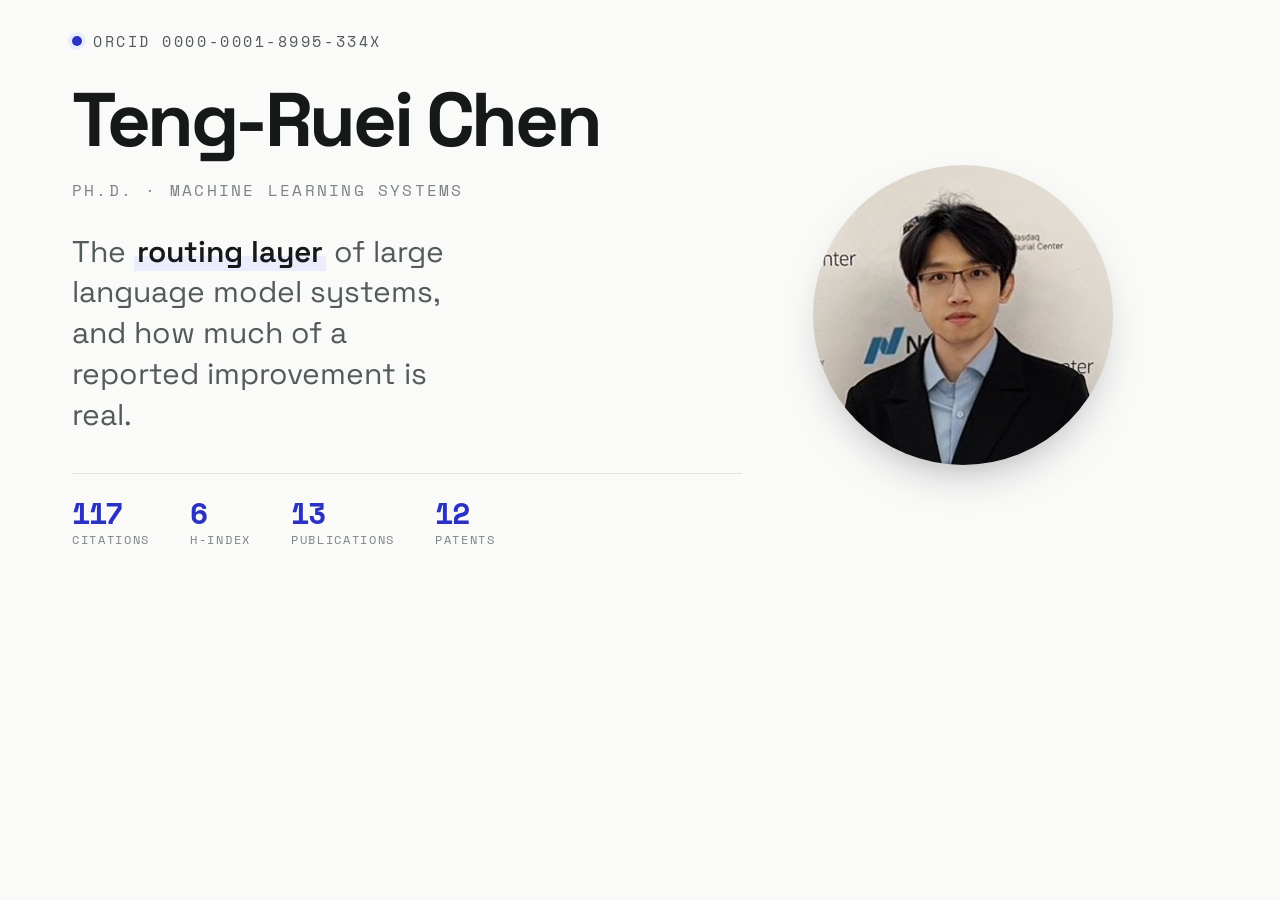
<file: og.html>
<!doctype html>
<html lang="en"><head><meta charset="utf-8">
<title>og</title>
<link rel="preconnect" href="https://fonts.googleapis.com">
<link rel="preconnect" href="https://fonts.gstatic.com" crossorigin>
<link rel="stylesheet" href="https://fonts.googleapis.com/css2?family=Space+Grotesk:wght@400;500;600;700&family=Space+Mono:wght@400;700&display=swap">
<style>
/* Source for og.png. Regenerate: see README. 1200x630, the site's own tokens. */
:root{--paper:#FAFAF9;--surface:#fff;--ink:#16191A;--ink2:#525A5C;--ink3:#7C8486;
  --line:#E1E4E0;--accent:#2A32C4;--accent-soft:#EBEDFC;
  --serif:"Space Grotesk",-apple-system,sans-serif;--sans:"Space Grotesk",-apple-system,sans-serif;
  --mono:"Space Mono",Menlo,monospace}
*{box-sizing:border-box;margin:0}
body{width:1200px;height:630px;background:var(--paper);color:var(--ink);
  font-family:var(--serif);overflow:hidden;position:relative;
  display:grid;grid-template-columns:1fr 330px;gap:56px;padding:66px 72px}
.mark{position:absolute;top:30px;left:72px;display:flex;align-items:center;gap:11px;
  font-family:var(--mono);font-size:15px;letter-spacing:.17em;text-transform:uppercase;color:var(--ink2)}
.mark i{width:10px;height:10px;border-radius:50%;background:var(--accent);box-shadow:0 0 0 4px var(--accent-soft)}
.left{display:flex;flex-direction:column;justify-content:center;min-width:0}
h1{font-size:76px;font-weight:700;letter-spacing:-.045em;line-height:1}
.role{font-family:var(--mono);font-size:16px;letter-spacing:.14em;text-transform:uppercase;
  color:var(--ink3);margin-top:20px}
.lede{font-size:30px;line-height:1.36;color:var(--ink2);margin-top:30px;max-width:21ch}
.lede em{font-style:normal;font-weight:600;color:var(--ink);
  background:linear-gradient(transparent 62%,var(--accent-soft) 0);padding:0 3px}
.counts{display:flex;gap:40px;margin-top:38px;padding-top:24px;border-top:1px solid var(--line);
  font-family:var(--mono)}
.counts div{display:flex;flex-direction:column;gap:3px}
.counts b{font-family:var(--mono);font-size:30px;font-weight:700;letter-spacing:-.045em;color:var(--accent);line-height:1}
.counts span{font-size:12px;letter-spacing:.14em;text-transform:uppercase;color:var(--ink3)}
.right{display:flex;flex-direction:column;align-items:center;justify-content:center;gap:26px}
.photo{width:300px;height:300px;border-radius:50%;object-fit:cover;background:var(--accent-soft);
  box-shadow:0 20px 50px -26px rgba(15,20,22,.5)}
svg.routing{width:280px;height:auto;overflow:visible}
.lane{fill:none;stroke:var(--line);stroke-width:1.4}
.lane.pick{stroke:var(--accent);stroke-width:2.4}
.node{fill:var(--paper);stroke:var(--line);stroke-width:1.4}
.node.pick{fill:var(--accent);stroke:var(--accent)}
.src{fill:var(--ink)}
svg text{font-family:var(--mono);font-size:11px;fill:var(--ink3)}
svg text.on{fill:var(--accent)}
</style></head>
<body>
<div class="mark"><i></i>orcid 0000-0001-8995-334X</div>
<div class="left">
  <h1>Teng-Ruei Chen</h1>
  <p class="role">Ph.D. · Machine Learning Systems</p>
  <p class="lede">The <em>routing layer</em> of large language model systems, and how much of a reported improvement is real.</p>
  <div class="counts">
    <!--counts-->
    <div><b>117</b><span>Citations</span></div>
    <div><b>6</b><span>h-index</span></div>
    <div><b>13</b><span>Publications</span></div>
    <div><b>12</b><span>Patents</span></div>
    <!--/counts-->
  </div>
</div>
<div class="right">
  <img class="photo" src="portrait.png" alt="">
</div>
</body></html>
</file>
<file: assets/style.css>
:root{
  --paper:#FAFAF9; --surface:#FFFFFF; --rail:#F2F3F1;
  --ink:#0B0C0E; --ink2:#3C4147; --ink3:#636A70;
  --line:#D8D9D3; --hair:#E7E8E2;
  --accent:#1B2BD6; --accent-soft:#E8EBFC; --accent-ink:#FFFFFF;
  --sig:#8A5A08; --sig-soft:#F8F0DE;
  --ok:#276B43; --ok-bg:#E8F2EB; --wait:#8A5A12; --wait-bg:#F8F0DE;
  --serif:"Space Grotesk",-apple-system,BlinkMacSystemFont,"Segoe UI",sans-serif;
  --sans:"Space Grotesk",-apple-system,BlinkMacSystemFont,"Segoe UI",sans-serif;
  --mono:"Space Mono",ui-monospace,SFMono-Regular,Menlo,monospace;
  
  --t-xs:12px; --t-sm:13.5px; --t-base:16px; --t-md:18px; --t-sec:21px; --t-lg:25px; --t-xl:34px;
  --t-display:clamp(29px,7.4vw,62px);
  --bar:54px;
  color-scheme:light;
}
@media (prefers-color-scheme: dark){ :root:not([data-theme="light"]){
  --paper:#111416; --surface:#181C1E; --rail:#15191A;
  --ink:#F3F6F4; --ink2:#B6BFBF; --ink3:#949E9E;
  --line:#333A3C; --hair:#262C2E;
  --accent:#A9B4FF; --accent-soft:#222944; --accent-ink:#0E1114;
  --sig:#E0B354; --sig-soft:#2B2416;
  --ok:#7CC49A; --ok-bg:#1A2922; --wait:#D5B074; --wait-bg:#2A2417;
  color-scheme:dark; } }
:root[data-theme="dark"]{
  --paper:#111416; --surface:#181C1E; --rail:#15191A;
  --ink:#F3F6F4; --ink2:#B6BFBF; --ink3:#949E9E;
  --line:#333A3C; --hair:#262C2E;
  --accent:#A9B4FF; --accent-soft:#222944; --accent-ink:#0E1114;
  --sig:#E0B354; --sig-soft:#2B2416;
  --ok:#7CC49A; --ok-bg:#1A2922; --wait:#D5B074; --wait-bg:#2A2417;
  color-scheme:dark; }

*{box-sizing:border-box}
[hidden]{display:none!important}
html,body{margin:0}
body{background:var(--paper);color:var(--ink);font-family:var(--serif);
  font-size:var(--t-base);line-height:1.6;-webkit-font-smoothing:antialiased;overflow-x:hidden}
h1,h2,h3,h4{margin:0;text-wrap:balance}
p{margin:0}
ul,ol{margin:0;padding:0;list-style:none}
img{max-width:100%}
a{color:inherit}
button{font:inherit;color:inherit;background:none;border:0;cursor:pointer}
:focus-visible{outline:2px solid var(--accent);outline-offset:3px;border-radius:2px}
.skip{position:absolute;left:-9999px}
.skip:focus{left:12px;top:12px;z-index:90;background:var(--surface);padding:10px 14px;
  border-radius:8px;border:1px solid var(--line)}

/* ---------- top bar ---------- */
.topbar{position:sticky;top:env(safe-area-inset-top,0px);z-index:50;height:var(--bar);
  display:flex;align-items:center;justify-content:space-between;gap:16px;
  background:color-mix(in srgb,var(--paper) 88%,transparent);backdrop-filter:saturate(1.2) blur(10px);
  border-bottom:1px solid var(--line);
  padding-left:max(20px,env(safe-area-inset-left,0px));padding-right:max(20px,env(safe-area-inset-right,0px))}
body::before{content:"";position:fixed;inset:0 0 auto;height:env(safe-area-inset-top,0px);
  z-index:51;background:var(--paper)}
.wordmark{display:inline-flex;align-items:center;gap:10px;text-decoration:none;font-family:var(--mono);
  font-size:var(--t-xs);letter-spacing:.1em;text-transform:uppercase;color:var(--ink2)}
.wm-dot{width:9px;height:9px;border-radius:50%;background:var(--accent);flex:none}
.wordmark{display:none}           
.topbar-r{display:flex;align-items:center;gap:10px;flex:none}
.langs{display:flex;align-items:center;border:1px solid var(--line);border-radius:999px;
  overflow:hidden;background:var(--surface);font-family:var(--mono)}
.langs a{font-size:var(--t-xs);padding:6px 13px;text-decoration:none;color:var(--ink2);
  transition:color .14s,background .14s}
.langs a + a{border-left:1px solid var(--line)}
.langs a:hover{color:var(--accent)}
.langs [aria-current="page"]{background:var(--accent);color:var(--accent-ink)}
.themebtn{display:inline-grid;place-items:center;width:34px;height:34px;border-radius:50%;
  border:1px solid var(--line);background:var(--surface);font-size:var(--t-sm);color:var(--ink2)}
.themebtn:hover{color:var(--accent);border-color:var(--accent)}

/* ---------- single column ---------- */
.page{max-width:920px;margin:0 auto;
  padding-left:max(22px,env(safe-area-inset-left,0px));
  padding-right:max(22px,env(safe-area-inset-right,0px))}
.topnav{display:flex;gap:4px;overflow-x:auto;overscroll-behavior-x:contain;scrollbar-width:none;min-width:0;flex:1 1 auto}
.topnav::-webkit-scrollbar{display:none}
.topnav a{font-family:var(--sans);font-size:var(--t-sm);text-decoration:none;color:var(--ink2);
  padding:7px 11px;border-radius:7px;white-space:nowrap;transition:color .14s,background .14s}
.topnav a:hover{color:var(--accent);background:var(--accent-soft)}

.idblock{display:flex;align-items:center;gap:30px;padding-block:clamp(44px,6vw,72px) clamp(28px,4vw,40px)}
.portrait{width:152px;height:152px;flex:none;border-radius:50%;object-fit:cover;
  background:var(--accent-soft);display:grid;place-items:center;font-family:var(--mono);
  font-size:var(--t-lg);color:var(--accent)}
.idtext{min-width:0;display:flex;flex-direction:column;gap:10px}
.idtext h1{font-family:var(--serif);font-size:var(--t-display);font-weight:700;
  letter-spacing:-.042em;line-height:1;color:var(--ink)}
.fields{font-size:var(--t-md);color:var(--ink2);line-height:1.5}
.meta{font-family:var(--mono);font-size:var(--t-xs);color:var(--ink3)}
.meta a{color:inherit}
.meta a:hover{color:var(--accent)}
.idlinks{display:flex;flex-wrap:wrap;gap:6px 18px;margin-top:2px}
.idlinks a{font-family:var(--sans);font-size:var(--t-sm);color:var(--accent);
  text-decoration:none;border-bottom:1px solid color-mix(in srgb,var(--accent) 35%,transparent)}
.idlinks a:hover{border-color:var(--accent)}
@media (max-width:620px){
  .idblock{flex-direction:column;align-items:flex-start;gap:20px}
  .portrait{width:104px;height:104px}
}

/* ---------- content ---------- */
.sec{position:relative;padding-block:clamp(32px,3.6vw,46px)}
.sec > p,.bio,.filt-note{max-width:68ch}
.sec + .sec{border-top:1px solid var(--line)}
.eyebrow,h2.big{display:block;font-family:var(--sans);font-weight:600;font-size:var(--t-sec);
  letter-spacing:-.02em;line-height:1.25;color:var(--ink);text-transform:none;margin-bottom:24px}
h2.big{margin-bottom:0}
.sec-head{display:flex;justify-content:space-between;align-items:baseline;gap:18px;
  flex-wrap:wrap;margin-bottom:24px}
.sec-head p{font-family:var(--sans);font-size:var(--t-xs);color:var(--ink3)}

/* ---------- figures ---------- */
.kpi{margin-top:6px}
.kpi-main{display:grid;grid-template-columns:repeat(4,1fr);
  border-top:4px solid var(--ink);border-bottom:1px solid var(--line)}
.kpi-main > div{padding:24px 18px 20px;border-right:1px solid var(--hair)}
.kpi-main > div:first-child{padding-left:0}
.kpi-main > div:last-child{border-right:0}
.kpi-main b{display:block;font-family:var(--mono);font-weight:700;
  font-size:clamp(30px,3.9vw,44px);line-height:.95;letter-spacing:-.05em;
  color:var(--accent);font-variant-numeric:tabular-nums}
.kpi-main span{display:block;margin-top:12px;font-family:var(--sans);font-weight:600;
  font-size:var(--t-xs);letter-spacing:.13em;text-transform:uppercase;color:var(--ink3)}
.kpi-strip{display:flex;flex-wrap:wrap;gap:8px 30px;margin-top:18px;
  font-size:var(--t-sm);color:var(--ink2)}
.kpi-strip span{display:inline-flex;align-items:baseline;gap:8px}
.kpi-strip b{font-family:var(--mono);font-weight:600;color:var(--ink);
  font-variant-numeric:tabular-nums}
.kpi-src{margin-top:14px;font-family:var(--mono);font-size:var(--t-xs);color:var(--ink3)}
.kpi-src a{color:var(--ink3);border-bottom:1px solid var(--line)}
.kpi-src a:hover{color:var(--accent);border-color:var(--accent)}
@media (max-width:640px){
  .kpi-main{grid-template-columns:repeat(2,1fr)}
  .kpi-main > div{padding:18px 14px 16px}
  .kpi-main > div:nth-child(2n){border-right:0}
  .kpi-main > div:nth-child(-n+2){border-bottom:1px solid var(--hair)}
  .kpi-main > div:nth-child(3){padding-left:0}
}

/* ---------- about ---------- */
.bio{font-size:var(--t-md);line-height:1.62;max-width:60ch;color:var(--ink2)}
.bio + .bio{margin-top:18px}
.cv-grid{display:grid;grid-template-columns:1fr;gap:30px;margin-top:38px}
.cv-stack{grid-template-columns:1fr;gap:30px}
.cv-group{margin:0}            /* dl 預設有上下 1em，不清掉兩區之間會空一大塊 */
.cv-group h3{font-family:var(--mono);font-size:var(--t-xs);letter-spacing:.14em;text-transform:uppercase;
  color:var(--ink3);margin-bottom:14px}
.cv-sub{display:block;margin-top:5px;font-size:var(--t-sm);color:var(--ink3);line-height:1.5}
.cv-sub a{color:var(--ink2);text-decoration:none;
  border-bottom:1px solid color-mix(in srgb,var(--accent) 32%,transparent)}
.cv-sub a:hover{color:var(--accent);border-color:var(--accent)}
.cv-sub2{display:block;margin-top:2px;font-size:var(--t-xs);color:var(--ink3);line-height:1.5}
.cv-proof{margin-left:9px;font-family:var(--mono);font-size:var(--t-xs);color:var(--ink3);
  text-decoration:none;border-bottom:1px solid var(--line);white-space:nowrap}
.cv-proof:hover{color:var(--accent);border-color:var(--accent)}
.cv-row{display:grid;grid-template-columns:96px minmax(0,1fr);gap:18px;padding-block:10px;
  border-top:1px solid var(--hair);align-items:baseline}
.cv-row:first-of-type{border-top:0}
.cv-row dt{font-family:var(--mono);font-size:var(--t-xs);color:var(--accent);font-variant-numeric:tabular-nums}
.cv-row dd{margin:0;font-family:var(--sans);font-size:var(--t-sm);line-height:1.5;color:var(--ink2)}

/* ---------- research ---------- */
.inner-themes{display:grid;grid-template-columns:repeat(3,minmax(0,1fr));gap:30px}
.theme-row{display:flex;flex-direction:column;gap:8px}
.theme-row h3{font-family:var(--mono);font-size:var(--t-xs);letter-spacing:.12em;text-transform:uppercase;
  color:var(--ink)}
.theme-row p{font-size:var(--t-sm);line-height:1.6;color:var(--ink2)}

/* ---------- publications ---------- */
.filters{display:flex;gap:7px;flex-wrap:wrap;margin-bottom:10px}
.filt{font-family:var(--mono);font-size:var(--t-xs);padding:7px 13px;border-radius:999px;
  border:1px solid var(--line);color:var(--ink2);background:var(--surface);transition:all .14s}
.filt:hover{border-color:var(--accent);color:var(--accent)}
.filt[aria-pressed="true"]{background:var(--accent);border-color:var(--accent);color:var(--accent-ink)}
.filt-note{font-family:var(--mono);font-size:var(--t-xs);color:var(--ink3);margin-top:14px}
.pub{display:block;border-top:1px solid var(--hair)}
.pub-head{display:grid;grid-template-columns:52px minmax(0,1fr) 104px 152px;gap:14px;align-items:baseline;
  width:100%;text-align:left;padding:15px 4px;border-radius:8px;transition:background .13s}
.pub-head:hover{background:var(--hair)}
.pub-head[aria-expanded="true"]{background:var(--hair)}
.pub-head[aria-expanded="true"] .pub-ttl{color:var(--accent)}
.pub-y{font-family:var(--mono);font-size:var(--t-xs);color:var(--ink3);font-variant-numeric:tabular-nums}
.pub-ttl{font-family:var(--serif);font-size:var(--t-base);font-weight:500;line-height:1.45;
  letter-spacing:-.012em;min-width:0}
.pub-src{font-family:var(--mono);font-size:var(--t-xs);color:var(--ink3);white-space:nowrap;
  text-align:right;justify-self:end}
.pub-role{justify-self:end;padding:2px 8px;border-radius:5px;white-space:nowrap;
  font-family:var(--mono);font-size:var(--t-xs);
  background:var(--accent-soft);color:var(--accent)}
.pub-talk{display:inline-flex;align-items:center;gap:6px;margin-right:10px;padding:3px 8px;
  border-radius:5px;background:var(--sig-soft);color:var(--sig);font-size:var(--t-xs)}
.pub-talk svg{width:8px;height:8px;fill:currentColor}
.pub-body{padding:4px 4px 22px 74px}
.pub-blurb{max-width:66ch;margin-bottom:18px}
.pub-a sup{font-size:.72em;color:var(--accent);margin-left:1px}
.pub-cofirst{margin-top:4px;font-family:var(--mono);font-size:var(--t-xs);color:var(--ink3)}
.pub-blurb p{font-size:var(--t-base);line-height:1.6;color:var(--ink2)}
.pub-contrib{margin-top:10px;padding-left:12px;border-left:3px solid var(--accent);color:var(--ink)}
.pub-contrib b{font-weight:600;color:var(--accent)}
.pub-body.has-talk{display:grid;grid-template-columns:minmax(0,1.3fr) minmax(0,1fr);gap:26px;
  align-items:start}
.pub-body.has-talk .vpanel{margin-top:0;max-width:none}
.pub-body.has-talk .pub-blurb{grid-column:1 / -1;max-width:72ch}
.pub-a{font-family:var(--sans);font-size:var(--t-sm);color:var(--ink2)}
.pub-a b{color:var(--ink);font-weight:600}
.pub-v{font-family:var(--mono);font-size:var(--t-xs);color:var(--ink3);margin-top:6px}
.tags{display:flex;gap:6px;flex-wrap:wrap;margin-top:12px}
.tag{font-family:var(--mono);font-size:var(--t-xs);padding:3px 9px;border-radius:5px;
  background:var(--accent-soft);color:var(--accent)}
.acts{display:flex;flex-wrap:wrap;gap:7px;margin-top:14px;font-family:var(--mono);font-size:var(--t-xs)}
.acts a{text-decoration:none;border:1px solid var(--line);border-radius:6px;padding:6px 11px;
  background:var(--surface);color:var(--ink2);transition:border-color .15s,color .15s}
.acts a:hover{border-color:var(--accent);color:var(--accent)}

/* ---------- talk player ---------- */
.vpanel{margin-top:18px;max-width:620px;display:grid;gap:16px}
.yt{position:relative;aspect-ratio:16/9;max-width:100%;border-radius:12px;overflow:hidden;
  background:#0A0D11;background-image:radial-gradient(130% 100% at 26% 6%,#202B45 0%,#0C1119 60%,#06080C 100%);
  background-size:cover;background-position:center;border:1px solid var(--line)}
.yt iframe{position:absolute;inset:0;width:100%;height:100%;border:0}
.yt-face{position:absolute;inset:0;width:100%;display:grid;place-items:center}
.yt-face::before{content:"";position:absolute;inset:0;
  background:linear-gradient(180deg,transparent 52%,rgba(3,5,9,.62))}
.yt-play{position:relative;width:62px;height:62px;border-radius:50%;background:rgba(255,255,255,.17);
  display:grid;place-items:center;transition:transform .2s,background .2s}
.yt-face:hover .yt-play{transform:scale(1.07);background:var(--sig)}
.yt-play svg{width:21px;height:21px;fill:#fff;margin-left:3px}
.yt-dur,.yt-demo{position:absolute;bottom:11px;font-family:var(--mono);font-size:var(--t-xs);
  background:rgba(5,8,13,.8);border-radius:5px;padding:4px 8px;color:#EEF2F8}
.yt-dur{right:11px}
.yt-demo{left:11px;max-width:62%;color:rgba(234,239,247,.72);border:1px solid rgba(255,255,255,.1)}
.chapters{font-family:var(--sans);display:flex;flex-direction:column;gap:2px}
.chaphead{display:flex;align-items:baseline;gap:10px;margin-bottom:10px}
.chaphead b{font-family:var(--mono);font-size:var(--t-xs);letter-spacing:.13em;text-transform:uppercase;
  color:var(--ink3);font-weight:500}
.talklang{font-family:var(--mono);font-size:var(--t-xs);color:var(--ink3);margin-left:auto}
.chap{display:grid;grid-template-columns:52px 1fr;gap:12px;padding:8px 10px;border-radius:7px;
  text-align:left;font-size:var(--t-sm);line-height:1.5;color:var(--ink2);transition:background .13s}
.chap:hover{background:var(--sig-soft);color:var(--ink)}
.chap time{font-family:var(--mono);font-size:var(--t-xs);color:var(--sig);font-variant-numeric:tabular-nums}

/* ---------- records ---------- */
.tablewrap{overflow-x:auto;border:1px solid var(--line);border-radius:12px;background:var(--surface)}
table{width:100%;border-collapse:collapse;min-width:580px;font-family:var(--sans)}
th{text-align:left;font-family:var(--mono);font-size:var(--t-xs);letter-spacing:.12em;
  text-transform:uppercase;color:var(--ink3);font-weight:500;padding:13px 16px;
  border-bottom:1px solid var(--line);white-space:nowrap}
td{padding:13px 16px;border-bottom:1px solid var(--hair);vertical-align:top;font-size:var(--t-sm)}
tr:last-child td{border-bottom:0}
tr.grp td{padding:16px 16px 9px;border-bottom:1px solid var(--line);background:var(--rail)}
tr.grp b{font-family:var(--sans);font-size:var(--t-sm);font-weight:600;color:var(--ink);
  letter-spacing:-.01em}
tr.grp span{font-family:var(--mono);font-size:var(--t-xs);color:var(--ink3);margin-left:10px}
tr.grp + tr td{border-top:0}
.t-no{font-family:var(--mono);font-size:var(--t-xs);color:var(--ink2);white-space:nowrap}
.t-ttl{font-family:var(--serif);font-size:var(--t-base);font-weight:500;line-height:1.45}
.t-y{font-family:var(--mono);font-size:var(--t-xs);font-variant-numeric:tabular-nums;color:var(--ink3)}
.t-doi{display:block;font-family:var(--mono);font-size:var(--t-xs);color:var(--ink3);margin-top:6px}
.jur{font-family:var(--mono);font-size:var(--t-xs);padding:3px 8px;border-radius:5px;
  background:var(--accent-soft);color:var(--accent)}
/* 14 件台灣案是常態，唯一的美國案才是區別點：常態安靜，例外才搶眼。
   只動專利表的國別徽章，資料集那區的類別標籤不受影響。 */
.jur-tw{background:var(--hair);color:var(--ink3)}
.jur-us{font-weight:500;box-shadow:inset 0 0 0 1px color-mix(in srgb,var(--accent) 38%,transparent)}
.badge{display:inline-flex;align-items:center;gap:6px;font-family:var(--mono);font-size:var(--t-xs);
  padding:4px 10px;border-radius:999px;white-space:nowrap}
.badge i{width:5px;height:5px;border-radius:50%;background:currentColor;font-style:normal}
.b-ok{background:var(--ok-bg);color:var(--ok)}
.b-mid{background:var(--accent-soft);color:var(--accent)}
.b-wait{background:var(--wait-bg);color:var(--wait)}

/* ---------- deposits ---------- */
.dep-grid{display:grid;grid-template-columns:repeat(auto-fit,minmax(236px,1fr));gap:16px}
.dep{display:flex;flex-direction:column;gap:12px;padding:20px;border:1px solid var(--line);
  border-radius:14px;background:var(--surface);text-decoration:none;
  transition:border-color .16s,transform .16s}
.dep:hover{border-color:var(--accent);transform:translateY(-2px)}
.dep .jur{align-self:flex-start}
.dep-t{font-family:var(--serif);font-size:var(--t-base);font-weight:500;line-height:1.45;color:var(--ink)}
.dep-stat{font-family:var(--mono);font-size:var(--t-xs);color:var(--accent);margin-top:auto}

/* ---------- awards roadmap ---------- */
#awards{max-width:none}
.road{display:grid;grid-template-columns:repeat(var(--road-cols,5),minmax(0,1fr));gap:24px;
  position:relative;padding-top:34px;max-width:1000px}
.road::before{content:"";position:absolute;top:9px;left:5px;right:5px;height:1px;background:var(--line)}
.road-y{position:relative;display:flex;flex-direction:column;gap:14px;min-width:0}
.road-node{position:absolute;top:-29px;left:0;width:10px;height:10px;border-radius:50%;
  background:var(--accent)}
.road-year{font-family:var(--mono);font-size:var(--t-base);color:var(--accent);
  font-variant-numeric:tabular-nums}
.road-y ul{display:flex;flex-direction:column;gap:18px}
.road-y li{display:flex;flex-direction:column;gap:4px;min-width:0}
.aw-win{font-family:var(--mono);font-size:var(--t-xs);letter-spacing:.1em;text-transform:uppercase;
  color:var(--sig)}
.road-y b{font-family:var(--serif);font-size:var(--t-sm);font-weight:500;line-height:1.4}
.aw-comp{font-family:var(--sans);font-size:var(--t-xs);color:var(--ink3)}
.aw-org{font-family:var(--sans);font-size:var(--t-xs);color:var(--ink3);
  padding-left:9px;margin-left:1px;border-left:2px solid var(--line)}

/* ---------- appearances ---------- */
#appearances{max-width:none}
.app-list{display:grid;grid-template-columns:repeat(2,minmax(0,1fr));gap:18px 40px;max-width:1000px}
.svc{display:grid;grid-template-columns:70px 1fr;gap:16px;padding-block:12px;
  border-top:1px solid var(--hair);align-items:baseline}
.svc dt{font-family:var(--mono);font-size:var(--t-xs);color:var(--accent);
  font-variant-numeric:tabular-nums}
.svc dd{margin:0;font-family:var(--sans);font-size:var(--t-sm);line-height:1.5}
.app-title{display:block;font-family:var(--serif);font-size:var(--t-sm);line-height:1.5;
  color:var(--ink2);margin-top:5px}

footer.site{padding-block:30px 56px;font-family:var(--mono);font-size:var(--t-xs);color:var(--ink3);
  display:flex;flex-wrap:wrap;gap:12px 28px;justify-content:space-between;
  border-top:1px solid var(--line)}

/* ---------- narrow ---------- */
@media (max-width:1040px){.pub-body.has-talk{grid-template-columns:1fr;gap:18px}}
@media (max-width:900px){
  .inner-themes{grid-template-columns:1fr;gap:20px}
  .app-list{grid-template-columns:1fr}
  .cv-stack{grid-template-columns:1fr;gap:24px}
  .road{grid-template-columns:1fr;gap:24px;padding-top:0;padding-left:26px}
  .road::before{top:7px;bottom:7px;left:5px;right:auto;width:1px;height:auto}
  .road-node{top:6px;left:-26px}
}
@media (max-width:680px){
  .pub-head{grid-template-columns:48px minmax(0,1fr) auto;row-gap:7px;column-gap:10px}
  .pub-ttl{grid-column:2 / -1}
  .pub-role{grid-column:2;grid-row:2;justify-self:start}
  .pub-src{grid-column:3;grid-row:2;justify-self:start;text-align:left}
  .pub-body{padding-left:48px}
}
@media (prefers-reduced-motion: reduce){*{animation:none!important;transition:none!important}}

/* ---------- print ---------- */
@media print{
  :root{--paper:#fff;--surface:#fff;--ink:#000;--ink2:#333;--ink3:#555;
        --line:#bbb;--hair:#ddd;--accent:#000;--accent-soft:#f0f0f0;--sig:#000;--sig-soft:#f0f0f0}
  .topbar,.rail-nav,.filters,.filt-note,.scholar,.themebtn,.langs,.vpanel,.skip{display:none!important}
  .layout{display:block;max-width:none}
  .rail{position:static;border:0;padding:0 0 14pt;break-inside:avoid}
  .rail-foot{border-top:1px solid #bbb}
  .rail-links{flex-direction:row;gap:16pt}
  .content{padding:0}
  .sec{padding-block:14pt;max-width:none}
  .sec + .sec{border-top:1px solid #bbb}
  .pub,.dep,tr,.road-y{break-inside:avoid}
  .pub-body{display:block!important}
  a{text-decoration:none}
  body{font-size:10pt}
  .proof b{font-size:16pt}
}

/* ---------- CJK ---------- */
:root[lang^="zh"]{
  --serif:"Space Grotesk","Noto Sans TC",-apple-system,"PingFang TC",sans-serif;
  --sans:"Space Grotesk","Noto Sans TC",-apple-system,"PingFang TC",sans-serif;
}
:root[lang^="ja"]{
  --serif:"Space Grotesk","Noto Sans JP",-apple-system,"Hiragino Sans",sans-serif;
  --sans:"Space Grotesk","Noto Sans JP",-apple-system,"Hiragino Sans",sans-serif;
}
:root[lang^="zh"] body,:root[lang^="ja"] body{line-height:1.85}
:root[lang^="zh"] .bio,:root[lang^="ja"] .bio{line-height:1.9}
:root[lang^="zh"] .idtext h1,:root[lang^="ja"] .idtext h1{letter-spacing:-.01em}
:root[lang^="zh"] .pub-ttl,:root[lang^="ja"] .pub-ttl{line-height:1.5}
/* ch 量的是數字寬度，對 CJK 偏窄；改用 em 直接指定每行字數 */
:root[lang^="zh"] .pub-blurb,:root[lang^="ja"] .pub-blurb{max-width:44em}
:root[lang^="zh"] .bio,:root[lang^="ja"] .bio{max-width:40em}
:root[lang^="zh"] .theme-row p,:root[lang^="ja"] .theme-row p{line-height:1.8}


/* ---------- wide: use the horizontal space instead of growing downward ---- */
@media (min-width:1240px){
  .page{max-width:1080px}
  .bio{max-width:64ch}
  .sec > p,.filt-note{max-width:72ch}
}


/* ---------- phones ---------- */
@media (max-width:620px){
  /* 手機上放不下六個區塊連結，半截藏在語言切換底下看起來像壞掉；
     整頁本來就是單欄捲動，直接拿掉比留一個殘缺的好 */
  .topnav{display:none}
  .topbar{justify-content:flex-end}

  /* 專利表改成卡片，不用橫向捲動也看得到「狀態」 */
  .tablewrap{overflow-x:visible}
  table{min-width:0;display:block}
  thead{display:none}
  tbody{display:block}
  tbody tr{display:grid;grid-template-columns:auto minmax(0,1fr);gap:6px 10px;
    padding:15px 16px;border-bottom:1px solid var(--hair);align-items:center}
  tbody tr.grp{display:block;padding:13px 16px 10px;background:var(--rail);
    border-bottom:1px solid var(--line)}
  tbody tr.grp td{display:block}
  tbody tr:last-child{border-bottom:0}
  tbody td{display:block;padding:0;border:0}
  tbody td:nth-child(1){grid-column:1;grid-row:1}
  tbody td:nth-child(2){grid-column:2;grid-row:1;font-family:var(--mono);color:var(--ink3)}
  tbody td:nth-child(3){grid-column:1 / -1;grid-row:2}
  tbody td:nth-child(4){grid-column:1 / -1;grid-row:3;justify-self:start}
}

@media (max-width:560px){
  .topbar{gap:10px;padding-left:max(14px,env(safe-area-inset-left,0px));
    padding-right:max(14px,env(safe-area-inset-right,0px))}
  .langs a{padding:6px 9px}
  .topnav a{padding:7px 8px}
  .topbar-r{gap:8px}
  .page{padding-left:max(16px,env(safe-area-inset-left,0px));
    padding-right:max(16px,env(safe-area-inset-right,0px))}
  .kpi-main b{font-size:clamp(28px,8.6vw,38px)}
  .idtext h1{letter-spacing:-.03em}
}
</file>
